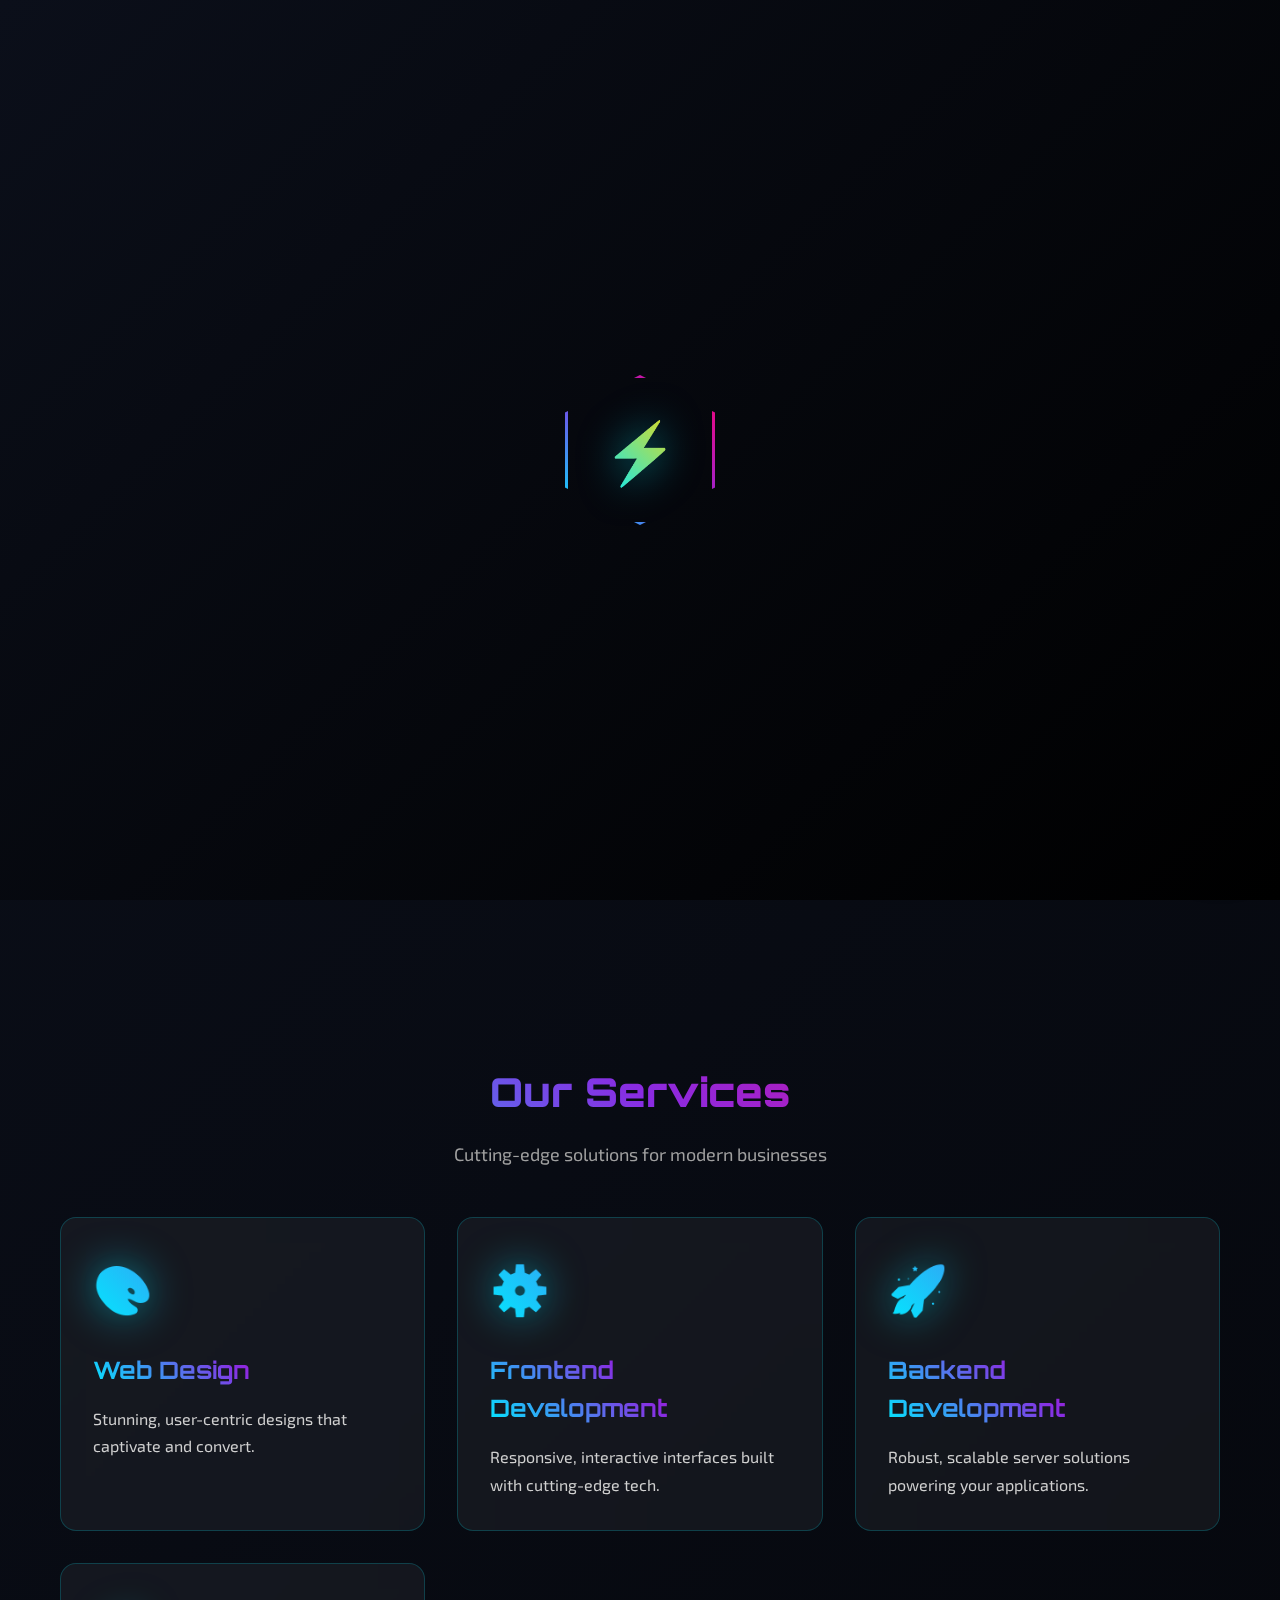
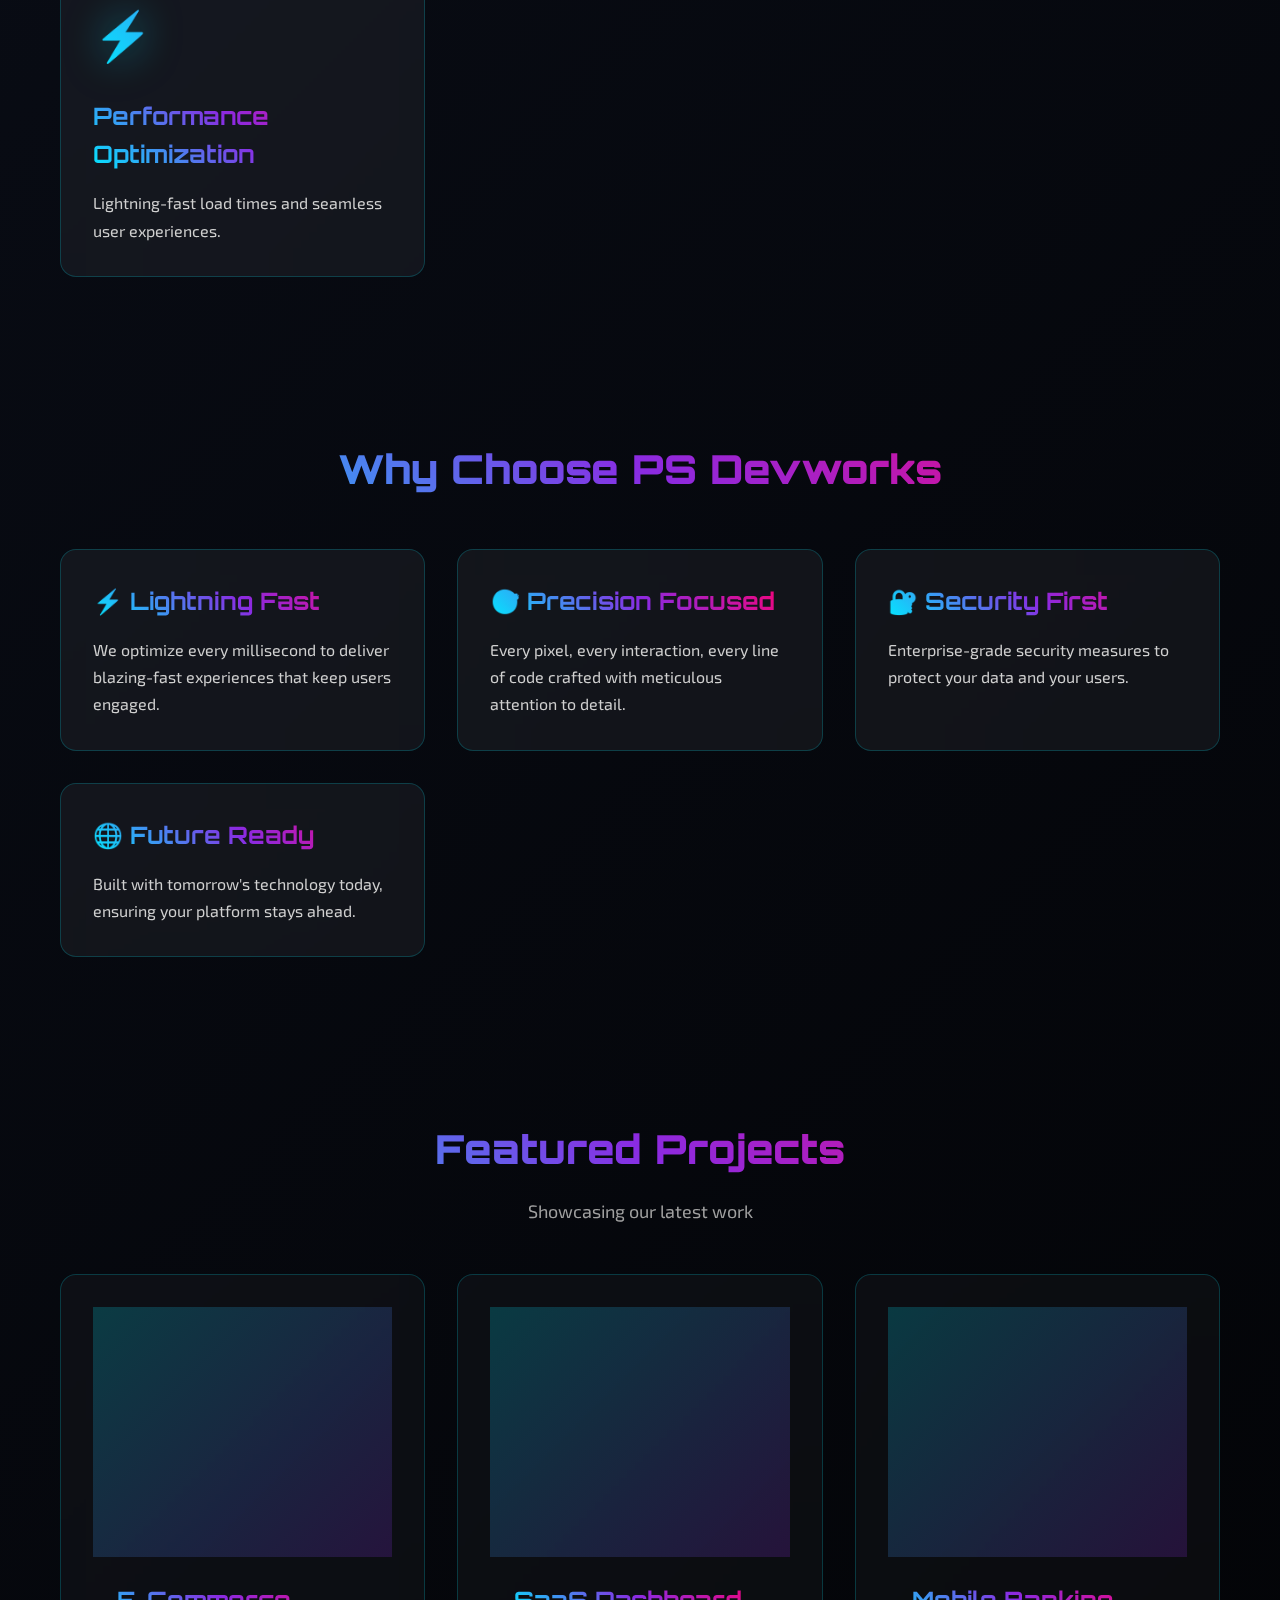
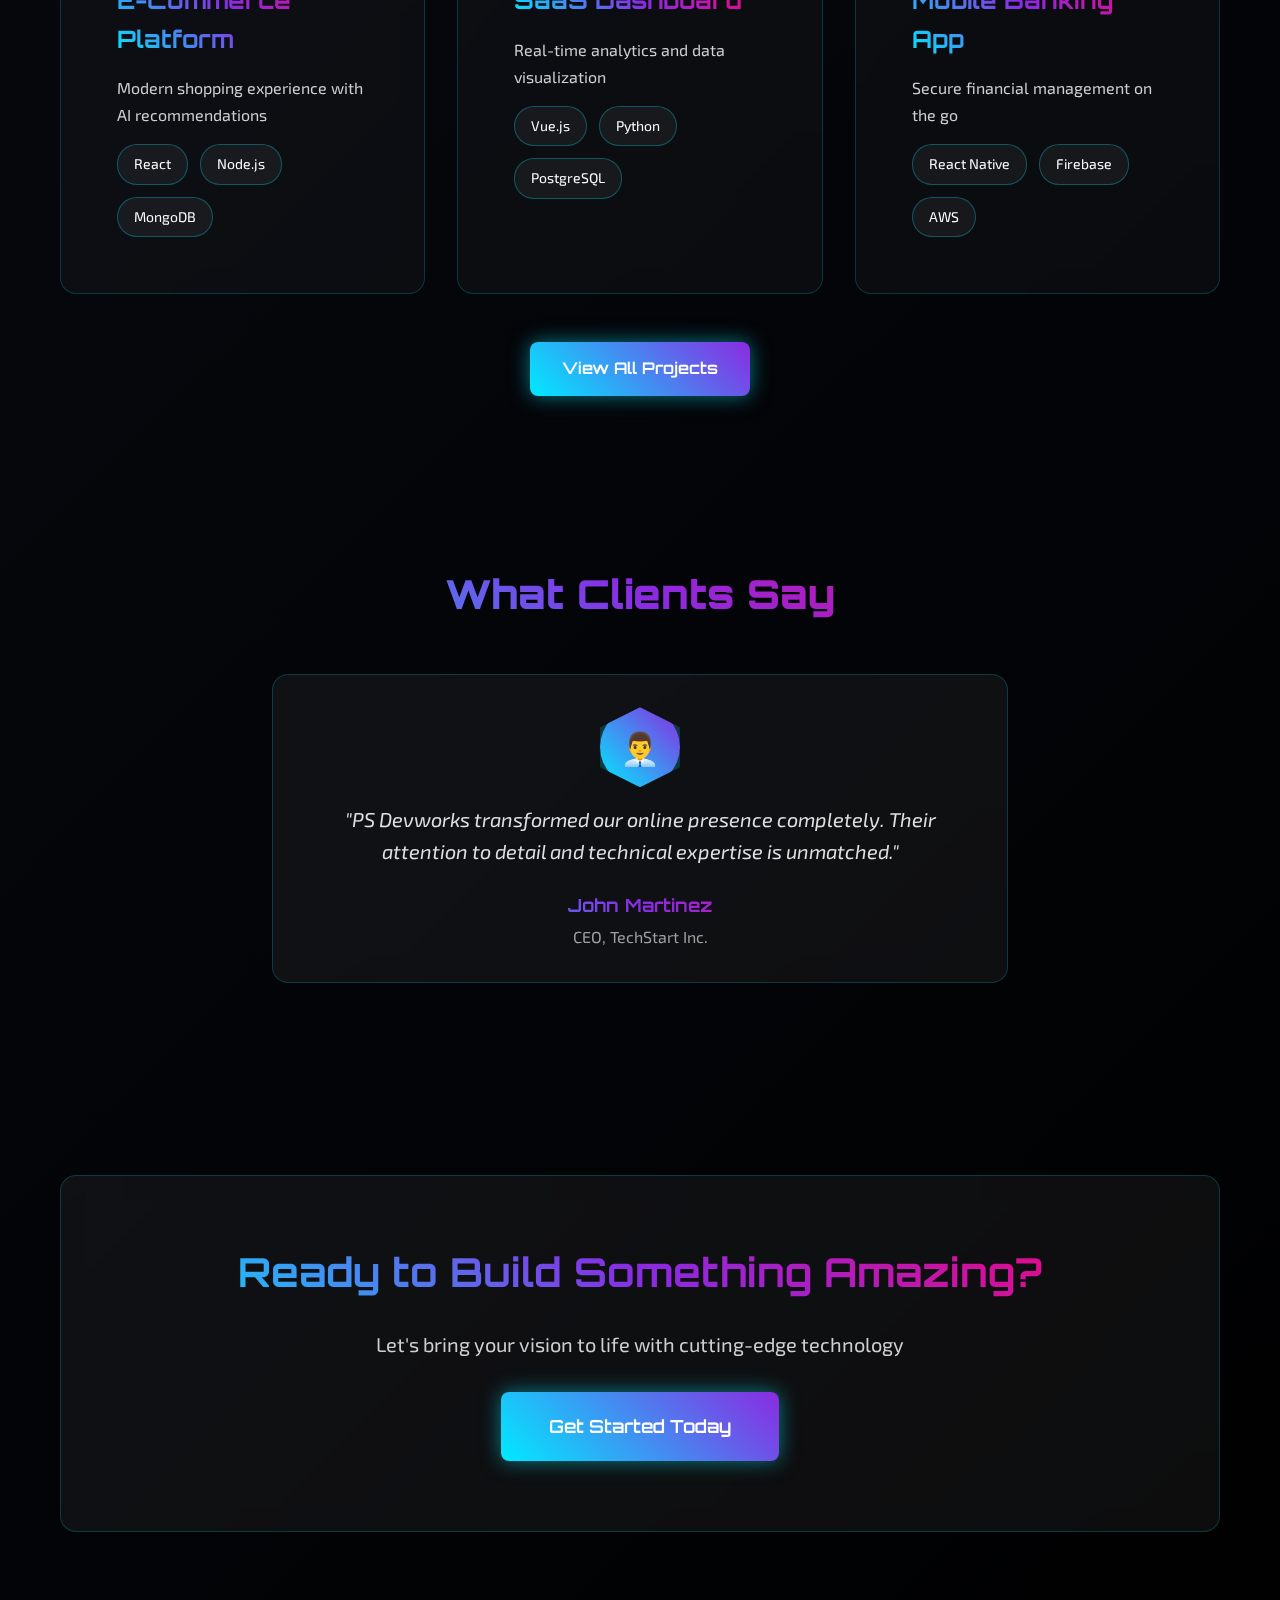
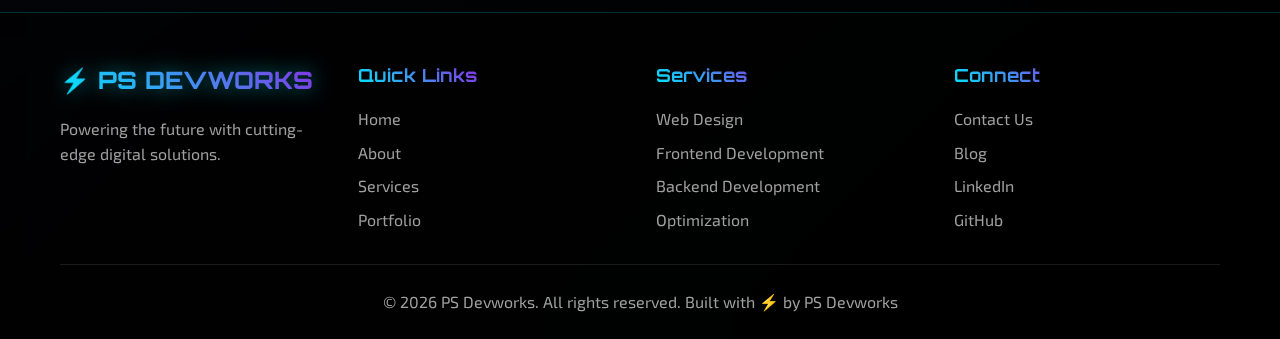
<file: index.html>
<!DOCTYPE html>
<html lang="en">
<head>
    <meta charset="UTF-8">
    <meta name="viewport" content="width=device-width, initial-scale=1.0">
    <title>PS Devworks - Powering The Future With Code</title>
    <meta name="description" content="We design and develop high-performance digital experiences with cutting-edge technology.">
    <meta name="keywords" content="web design, web development, software development, UI/UX design">
    <link rel="stylesheet" href="css/styles.css">
    <link rel="preconnect" href="https://fonts.googleapis.com">
    <link rel="preconnect" href="https://fonts.gstatic.com" crossorigin>
    <link href="https://fonts.googleapis.com/css2?family=Orbitron:wght@400;500;600;700;800;900&family=Exo+2:wght@300;400;500;600;700&display=swap" rel="stylesheet">
</head>
<body>
    <!-- Preloader -->
    <div class="preloader" id="preloader">
        <div class="loader-logo">
            <div class="loader-hexagon"></div>
            <div class="loader-lightning">⚡</div>
        </div>
    </div>

    <!-- Scroll Progress -->
    <div class="scroll-progress" id="scrollProgress"></div>

    <!-- Grid Background -->
    <div class="grid-background"></div>

    <!-- Particles -->
    <div class="particles" id="particles"></div>

    <!-- Navigation -->
    <nav id="navbar">
        <div class="container">
            <div class="nav-content">
                <a href="index.html" class="logo-text">⚡ PS DEVWORKS</a>
                
                <!-- Desktop Menu -->
                <div class="desktop-menu">
                    <a href="index.html" class="nav-link active">Home</a>
                    <a href="about.html" class="nav-link">About</a>
                    <a href="services.html" class="nav-link">Services</a>
                    <a href="portfolio.html" class="nav-link">Portfolio</a>
                    <a href="pricing.html" class="nav-link">Pricing</a>
                    <a href="blog.html" class="nav-link">Blog</a>
                    <a href="contact.html" class="nav-link">Contact</a>
                </div>

                <!-- Mobile Menu Button -->
                <button class="mobile-menu-button" id="mobileMenuBtn">☰</button>
            </div>
        </div>
    </nav>

    <!-- Mobile Menu Overlay -->
    <div class="mobile-menu-overlay" id="mobileMenu">
        <div class="mobile-nav-links">
            <a href="index.html" class="nav-link">Home</a>
            <a href="about.html" class="nav-link">About</a>
            <a href="services.html" class="nav-link">Services</a>
            <a href="portfolio.html" class="nav-link">Portfolio</a>
            <a href="pricing.html" class="nav-link">Pricing</a>
            <a href="blog.html" class="nav-link">Blog</a>
            <a href="contact.html" class="nav-link">Contact</a>
        </div>
    </div>

    <!-- Content -->
    <div class="content">
        <!-- Hero Section -->
        <section class="hero-section">
            <div class="container">
                <h1 class="hero-title gradient-text">Powering The Future<br>With Code</h1>
                <p class="hero-subtitle">We design and develop high-performance digital experiences.</p>
                <div class="hero-buttons">
                    <a href="portfolio.html" class="btn-primary">Explore Projects</a>
                    <a href="contact.html" class="btn-secondary">Start Your Project</a>
                </div>
            </div>
        </section>

        <!-- Services Preview -->
        <section class="section">
            <div class="container">
                <h2 class="section-title gradient-text">Our Services</h2>
                <p class="section-subtitle">Cutting-edge solutions for modern businesses</p>
                
                <div class="services-grid">
                    <div class="glass-card">
                        <div class="service-icon">🎨</div>
                        <h3 class="card-title gradient-text">Web Design</h3>
                        <p class="card-text">Stunning, user-centric designs that captivate and convert.</p>
                    </div>
                    
                    <div class="glass-card">
                        <div class="service-icon">⚙️</div>
                        <h3 class="card-title gradient-text">Frontend Development</h3>
                        <p class="card-text">Responsive, interactive interfaces built with cutting-edge tech.</p>
                    </div>
                    
                    <div class="glass-card">
                        <div class="service-icon">🚀</div>
                        <h3 class="card-title gradient-text">Backend Development</h3>
                        <p class="card-text">Robust, scalable server solutions powering your applications.</p>
                    </div>
                    
                    <div class="glass-card">
                        <div class="service-icon">⚡</div>
                        <h3 class="card-title gradient-text">Performance Optimization</h3>
                        <p class="card-text">Lightning-fast load times and seamless user experiences.</p>
                    </div>
                </div>
            </div>
        </section>

        <!-- Why Choose Us -->
        <section class="section">
            <div class="container">
                <h2 class="section-title gradient-text">Why Choose PS Devworks</h2>
                
                <div class="why-grid">
                    <div class="glass-card">
                        <h3 class="card-title gradient-text">⚡ Lightning Fast</h3>
                        <p class="card-text">We optimize every millisecond to deliver blazing-fast experiences that keep users engaged.</p>
                    </div>
                    
                    <div class="glass-card">
                        <h3 class="card-title gradient-text">🎯 Precision Focused</h3>
                        <p class="card-text">Every pixel, every interaction, every line of code crafted with meticulous attention to detail.</p>
                    </div>
                    
                    <div class="glass-card">
                        <h3 class="card-title gradient-text">🔐 Security First</h3>
                        <p class="card-text">Enterprise-grade security measures to protect your data and your users.</p>
                    </div>
                    
                    <div class="glass-card">
                        <h3 class="card-title gradient-text">🌐 Future Ready</h3>
                        <p class="card-text">Built with tomorrow's technology today, ensuring your platform stays ahead.</p>
                    </div>
                </div>
            </div>
        </section>

        <!-- Portfolio Preview -->
        <section class="section">
            <div class="container">
                <h2 class="section-title gradient-text">Featured Projects</h2>
                <p class="section-subtitle">Showcasing our latest work</p>
                
                <div class="portfolio-grid">
                    <div class="portfolio-card glass-card">
                        <div class="portfolio-image">
                            <div class="portfolio-overlay">
                                <a href="portfolio.html" class="btn-primary">View Project</a>
                            </div>
                        </div>
                        <div class="portfolio-content">
                            <h3 class="card-title gradient-text">E-Commerce Platform</h3>
                            <p class="card-text">Modern shopping experience with AI recommendations</p>
                            <div class="tech-stack">
                                <span class="tech-icon">React</span>
                                <span class="tech-icon">Node.js</span>
                                <span class="tech-icon">MongoDB</span>
                            </div>
                        </div>
                    </div>
                    
                    <div class="portfolio-card glass-card">
                        <div class="portfolio-image">
                            <div class="portfolio-overlay">
                                <a href="portfolio.html" class="btn-primary">View Project</a>
                            </div>
                        </div>
                        <div class="portfolio-content">
                            <h3 class="card-title gradient-text">SaaS Dashboard</h3>
                            <p class="card-text">Real-time analytics and data visualization</p>
                            <div class="tech-stack">
                                <span class="tech-icon">Vue.js</span>
                                <span class="tech-icon">Python</span>
                                <span class="tech-icon">PostgreSQL</span>
                            </div>
                        </div>
                    </div>
                    
                    <div class="portfolio-card glass-card">
                        <div class="portfolio-image">
                            <div class="portfolio-overlay">
                                <a href="portfolio.html" class="btn-primary">View Project</a>
                            </div>
                        </div>
                        <div class="portfolio-content">
                            <h3 class="card-title gradient-text">Mobile Banking App</h3>
                            <p class="card-text">Secure financial management on the go</p>
                            <div class="tech-stack">
                                <span class="tech-icon">React Native</span>
                                <span class="tech-icon">Firebase</span>
                                <span class="tech-icon">AWS</span>
                            </div>
                        </div>
                    </div>
                </div>
                
                <div class="text-center" style="margin-top: 3rem;">
                    <a href="portfolio.html" class="btn-primary">View All Projects</a>
                </div>
            </div>
        </section>

        <!-- Testimonials -->
        <section class="section">
            <div class="container">
                <h2 class="section-title gradient-text">What Clients Say</h2>
                
                <div class="testimonial-slider">
                    <div class="testimonial-card glass-card">
                        <div class="testimonial-avatar hexagon">👨‍💼</div>
                        <p class="testimonial-text">"PS Devworks transformed our online presence completely. Their attention to detail and technical expertise is unmatched."</p>
                        <h4 class="testimonial-name gradient-text">John Martinez</h4>
                        <p class="testimonial-title">CEO, TechStart Inc.</p>
                    </div>
                </div>
            </div>
        </section>

        <!-- CTA Banner -->
        <section class="section">
            <div class="container">
                <div class="cta-banner glass-card">
                    <h2 class="cta-title gradient-text">Ready to Build Something Amazing?</h2>
                    <p class="cta-text">Let's bring your vision to life with cutting-edge technology</p>
                    <a href="contact.html" class="btn-primary btn-large">Get Started Today</a>
                </div>
            </div>
        </section>
    </div>

    <!-- Footer -->
    <footer class="footer">
        <div class="container">
            <div class="footer-grid">
                <div class="footer-col">
                    <div class="logo-text">⚡ PS DEVWORKS</div>
                    <p class="footer-text">Powering the future with cutting-edge digital solutions.</p>
                </div>

                <div class="footer-col">
                    <h4 class="footer-heading gradient-text">Quick Links</h4>
                    <div class="footer-links">
                        <a href="index.html">Home</a>
                        <a href="about.html">About</a>
                        <a href="services.html">Services</a>
                        <a href="portfolio.html">Portfolio</a>
                    </div>
                </div>

                <div class="footer-col">
                    <h4 class="footer-heading gradient-text">Services</h4>
                    <div class="footer-links">
                        <a href="services.html">Web Design</a>
                        <a href="services.html">Frontend Development</a>
                        <a href="services.html">Backend Development</a>
                        <a href="services.html">Optimization</a>
                    </div>
                </div>

                <div class="footer-col">
                    <h4 class="footer-heading gradient-text">Connect</h4>
                    <div class="footer-links">
                        <a href="contact.html">Contact Us</a>
                        <a href="blog.html">Blog</a>
                        <a href="#">LinkedIn</a>
                        <a href="#">GitHub</a>
                    </div>
                </div>
            </div>

            <div class="footer-bottom">
                <p>&copy; 2026 PS Devworks. All rights reserved. Built with ⚡ by PS Devworks</p>
            </div>
        </div>
    </footer>

    <!-- WhatsApp Float Button -->
    <a href="https://wa.me/15551234567" target="_blank" class="whatsapp-float">
        <svg width="32" height="32" viewBox="0 0 24 24" fill="white">
            <path d="M17.472 14.382c-.297-.149-1.758-.867-2.03-.967-.273-.099-.471-.148-.67.15-.197.297-.767.966-.94 1.164-.173.199-.347.223-.644.075-.297-.15-1.255-.463-2.39-1.475-.883-.788-1.48-1.761-1.653-2.059-.173-.297-.018-.458.13-.606.134-.133.298-.347.446-.52.149-.174.198-.298.298-.497.099-.198.05-.371-.025-.52-.075-.149-.669-1.612-.916-2.207-.242-.579-.487-.5-.669-.51-.173-.008-.371-.01-.57-.01-.198 0-.52.074-.792.372-.272.297-1.04 1.016-1.04 2.479 0 1.462 1.065 2.875 1.213 3.074.149.198 2.096 3.2 5.077 4.487.709.306 1.262.489 1.694.625.712.227 1.36.195 1.871.118.571-.085 1.758-.719 2.006-1.413.248-.694.248-1.289.173-1.413-.074-.124-.272-.198-.57-.347m-5.421 7.403h-.004a9.87 9.87 0 01-5.031-1.378l-.361-.214-3.741.982.998-3.648-.235-.374a9.86 9.86 0 01-1.51-5.26c.001-5.45 4.436-9.884 9.888-9.884 2.64 0 5.122 1.03 6.988 2.898a9.825 9.825 0 012.893 6.994c-.003 5.45-4.437 9.884-9.885 9.884m8.413-18.297A11.815 11.815 0 0012.05 0C5.495 0 .16 5.335.157 11.892c0 2.096.547 4.142 1.588 5.945L.057 24l6.305-1.654a11.882 11.882 0 005.683 1.448h.005c6.554 0 11.890-5.335 11.893-11.893a11.821 11.821 0 00-3.48-8.413z"/>
        </svg>
    </a>

    <!-- Theme Toggle -->
    <div class="theme-toggle" id="themeToggle">
        <span class="theme-icon">🌙</span>
    </div>

    <script src="js/main.js"></script>
</body>
</html>
</file>
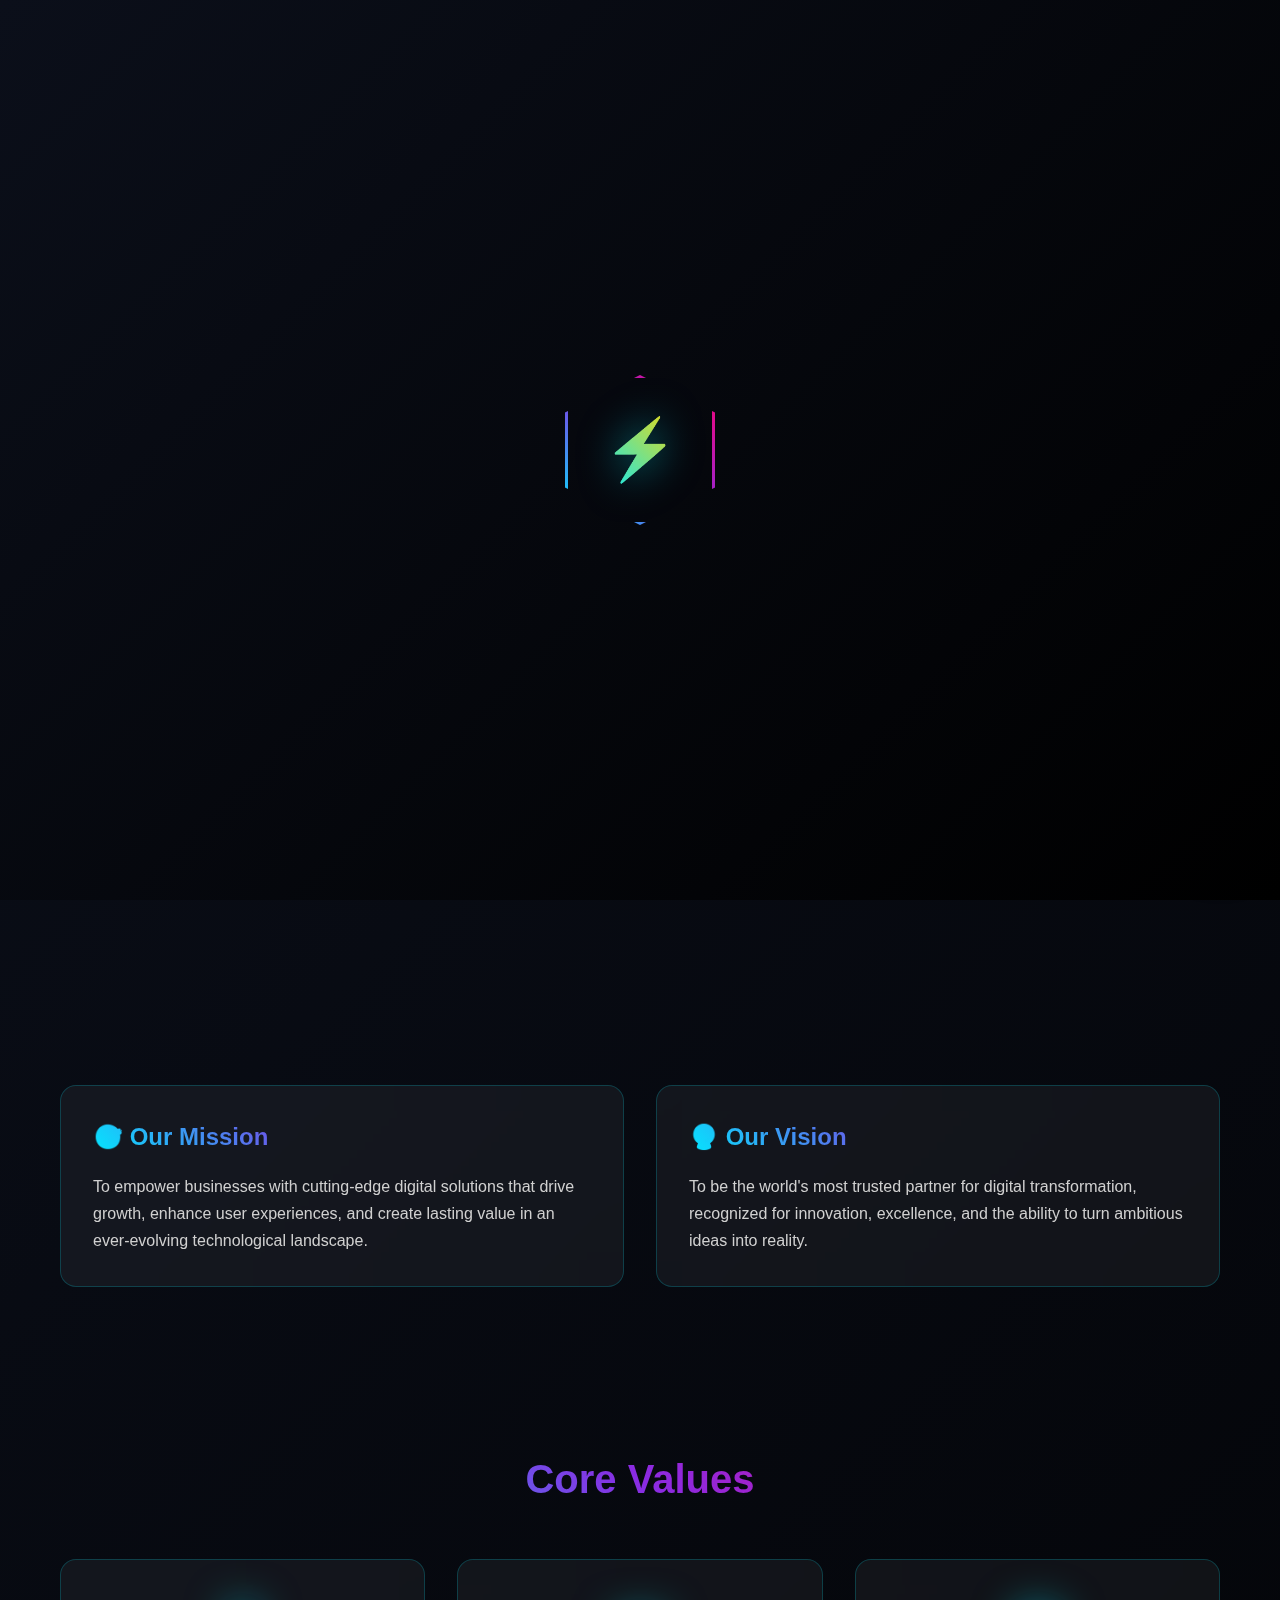
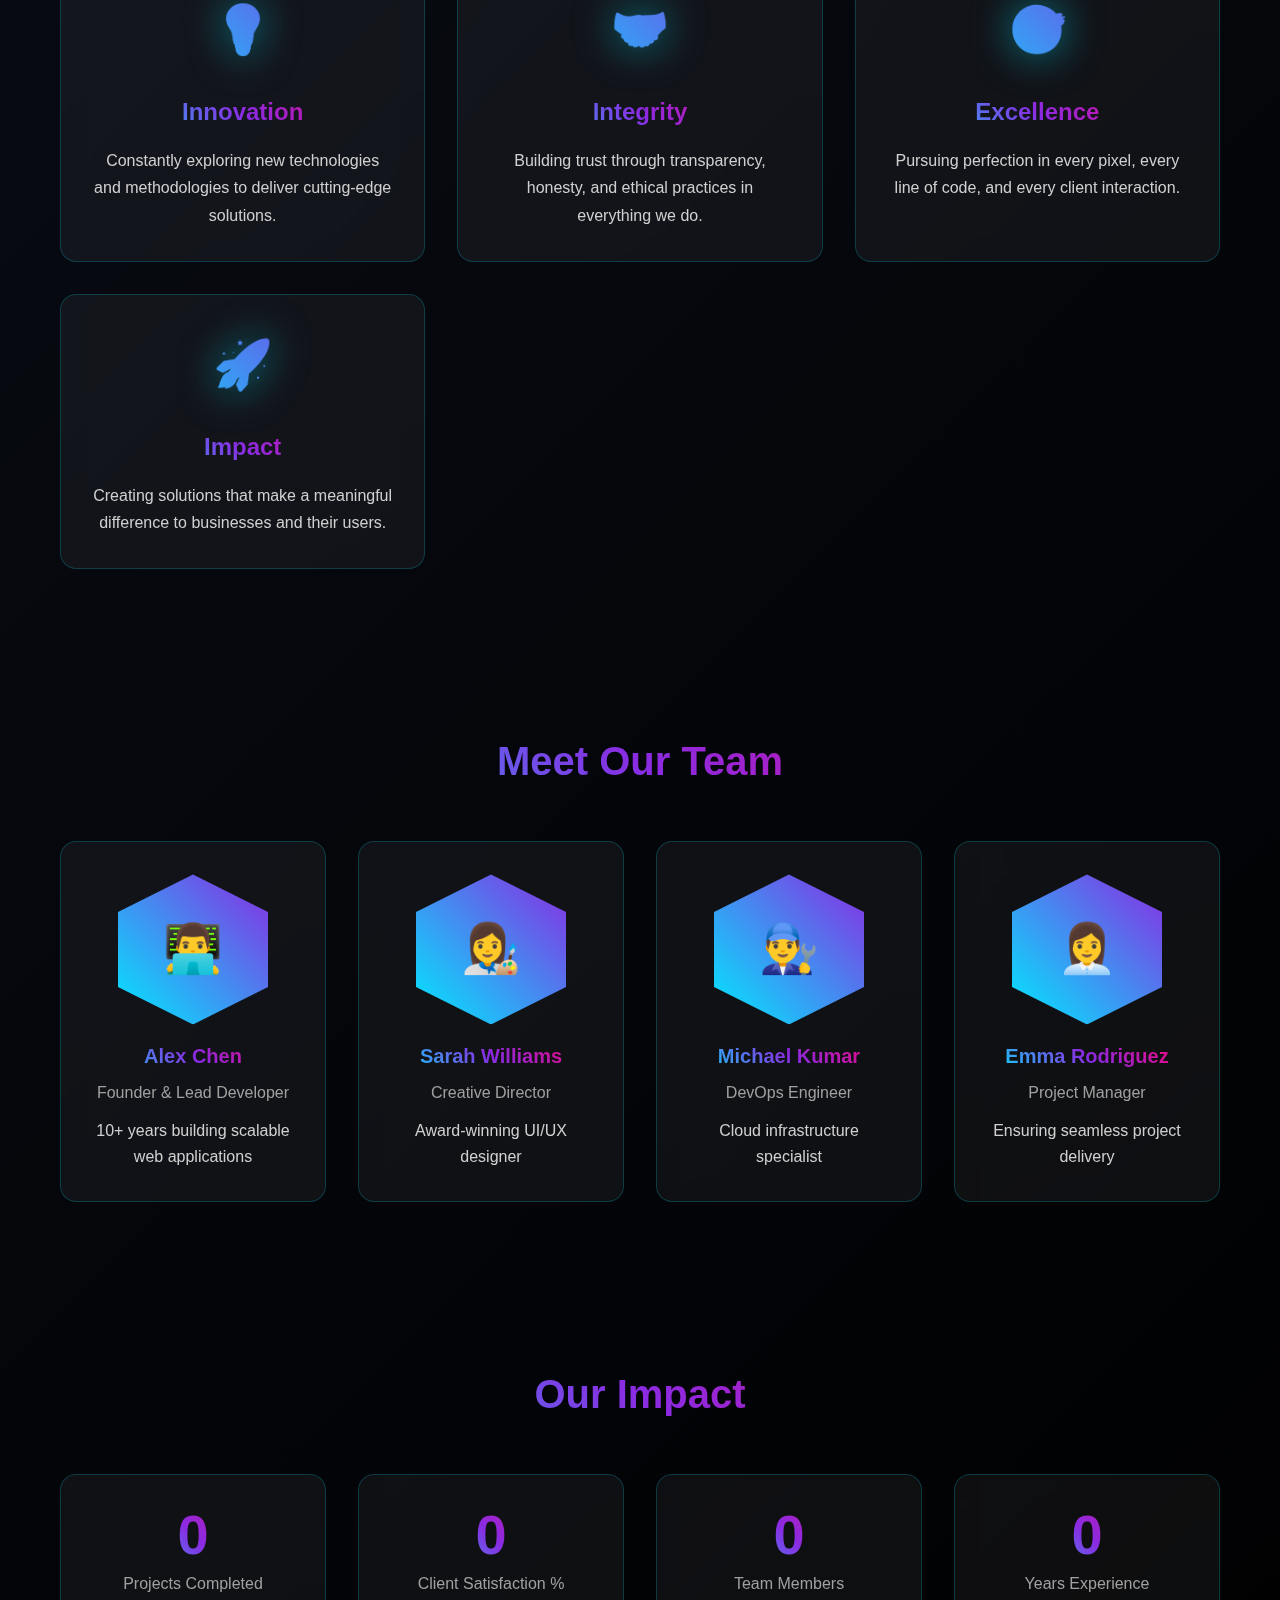
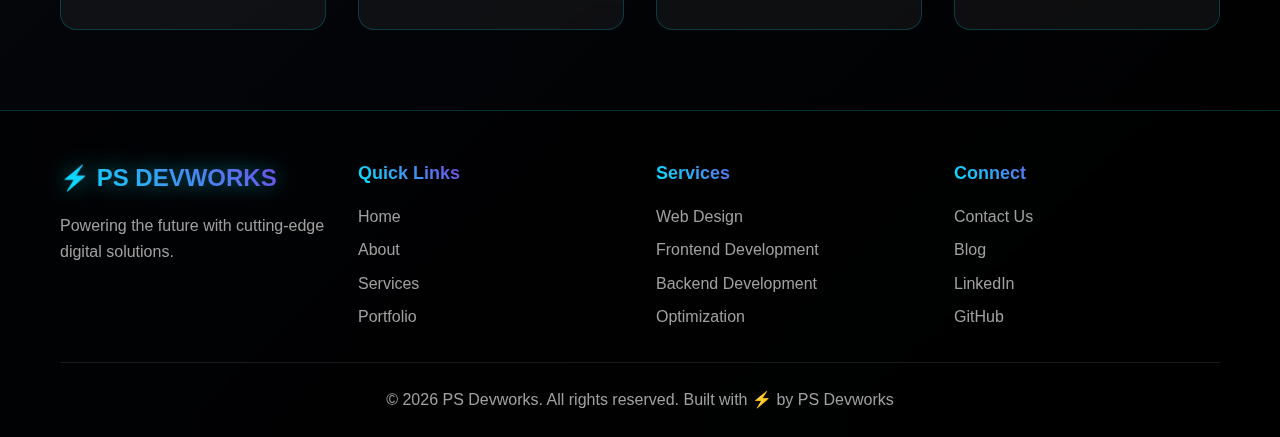
<file: about.html>
<!DOCTYPE html>
<html lang="en">
<head>
    <meta charset="UTF-8">
    <meta name="viewport" content="width=device-width, initial-scale=1.0">
    <title>About Us - PS Devworks</title>
    <meta name="description" content="Learn about PS Devworks - our story, mission, and the team behind your digital success.">
    <link rel="stylesheet" href="css/styles.css">
    <link rel="preconnect" href="https://fonts.googleapis.com">
    <link rel="preconnect" href="https://fonts.gstatic.com" crossorigin>
    <link href="https://fonts.googleapis.com/css2?family=Orbitron:wght@400;500;600;700;800;900&family=Exo+2:wght@300;400;500;600;700&display=swap" rel="stylesheet">
</head>
<body>
    <div class="preloader" id="preloader">
        <div class="loader-logo">
            <div class="loader-hexagon"></div>
            <div class="loader-lightning">⚡</div>
        </div>
    </div>
    <div class="scroll-progress" id="scrollProgress"></div>
    <div class="grid-background"></div>
    <div class="particles" id="particles"></div>

    <nav id="navbar">
        <div class="container">
            <div class="nav-content">
                <a href="index.html" class="logo-text">⚡ PS DEVWORKS</a>
                <div class="desktop-menu">
                    <a href="index.html" class="nav-link">Home</a>
                    <a href="about.html" class="nav-link active">About</a>
                    <a href="services.html" class="nav-link">Services</a>
                    <a href="portfolio.html" class="nav-link">Portfolio</a>
                    <a href="pricing.html" class="nav-link">Pricing</a>
                    <a href="blog.html" class="nav-link">Blog</a>
                    <a href="contact.html" class="nav-link">Contact</a>
                </div>
                <button class="mobile-menu-button" id="mobileMenuBtn">☰</button>
            </div>
        </div>
    </nav>

    <div class="mobile-menu-overlay" id="mobileMenu">
        <div class="mobile-nav-links">
            <a href="index.html" class="nav-link">Home</a>
            <a href="about.html" class="nav-link">About</a>
            <a href="services.html" class="nav-link">Services</a>
            <a href="portfolio.html" class="nav-link">Portfolio</a>
            <a href="pricing.html" class="nav-link">Pricing</a>
            <a href="blog.html" class="nav-link">Blog</a>
            <a href="contact.html" class="nav-link">Contact</a>
        </div>
    </div>

    <div class="content">
        <section class="page-header">
            <div class="container">
                <h1 class="page-title gradient-text">About PS Devworks</h1>
                <p class="page-subtitle">We are a team of passionate developers and designers committed to building the future of digital experiences.</p>
            </div>
        </section>

        <section class="section">
            <div class="container">
                <div class="glass-card story-card">
                    <h2 class="section-title gradient-text">Our Story</h2>
                    <p class="story-text">Founded in 2020, PS Devworks emerged from a simple vision: to create digital experiences that not only meet today's standards but define tomorrow's possibilities. What started as a small team of passionate developers has grown into a full-service digital agency.</p>
                    <p class="story-text">We believe in the power of code to transform businesses, connect people, and create meaningful impact. Every project we undertake is an opportunity to push boundaries and explore what's possible in the digital realm.</p>
                </div>
            </div>
        </section>

        <section class="section">
            <div class="container">
                <div class="mission-vision-grid">
                    <div class="glass-card">
                        <h2 class="card-title gradient-text">🎯 Our Mission</h2>
                        <p class="card-text">To empower businesses with cutting-edge digital solutions that drive growth, enhance user experiences, and create lasting value in an ever-evolving technological landscape.</p>
                    </div>
                    <div class="glass-card">
                        <h2 class="card-title gradient-text">🔮 Our Vision</h2>
                        <p class="card-text">To be the world's most trusted partner for digital transformation, recognized for innovation, excellence, and the ability to turn ambitious ideas into reality.</p>
                    </div>
                </div>
            </div>
        </section>

        <section class="section">
            <div class="container">
                <h2 class="section-title gradient-text">Core Values</h2>
                <div class="values-grid">
                    <div class="glass-card text-center">
                        <div class="service-icon">💡</div>
                        <h3 class="card-title gradient-text">Innovation</h3>
                        <p class="card-text">Constantly exploring new technologies and methodologies to deliver cutting-edge solutions.</p>
                    </div>
                    <div class="glass-card text-center">
                        <div class="service-icon">🤝</div>
                        <h3 class="card-title gradient-text">Integrity</h3>
                        <p class="card-text">Building trust through transparency, honesty, and ethical practices in everything we do.</p>
                    </div>
                    <div class="glass-card text-center">
                        <div class="service-icon">🎯</div>
                        <h3 class="card-title gradient-text">Excellence</h3>
                        <p class="card-text">Pursuing perfection in every pixel, every line of code, and every client interaction.</p>
                    </div>
                    <div class="glass-card text-center">
                        <div class="service-icon">🚀</div>
                        <h3 class="card-title gradient-text">Impact</h3>
                        <p class="card-text">Creating solutions that make a meaningful difference to businesses and their users.</p>
                    </div>
                </div>
            </div>
        </section>

        <section class="section">
            <div class="container">
                <h2 class="section-title gradient-text">Meet Our Team</h2>
                <div class="team-grid">
                    <div class="team-card glass-card">
                        <div class="team-avatar hexagon">👨‍💻</div>
                        <h3 class="team-name gradient-text">Alex Chen</h3>
                        <p class="team-role">Founder & Lead Developer</p>
                        <p class="team-bio">10+ years building scalable web applications</p>
                    </div>
                    <div class="team-card glass-card">
                        <div class="team-avatar hexagon">👩‍🎨</div>
                        <h3 class="team-name gradient-text">Sarah Williams</h3>
                        <p class="team-role">Creative Director</p>
                        <p class="team-bio">Award-winning UI/UX designer</p>
                    </div>
                    <div class="team-card glass-card">
                        <div class="team-avatar hexagon">👨‍🔧</div>
                        <h3 class="team-name gradient-text">Michael Kumar</h3>
                        <p class="team-role">DevOps Engineer</p>
                        <p class="team-bio">Cloud infrastructure specialist</p>
                    </div>
                    <div class="team-card glass-card">
                        <div class="team-avatar hexagon">👩‍💼</div>
                        <h3 class="team-name gradient-text">Emma Rodriguez</h3>
                        <p class="team-role">Project Manager</p>
                        <p class="team-bio">Ensuring seamless project delivery</p>
                    </div>
                </div>
            </div>
        </section>

        <section class="section">
            <div class="container">
                <h2 class="section-title gradient-text">Our Impact</h2>
                <div class="stats-grid">
                    <div class="stat-card glass-card">
                        <div class="stat-number gradient-text counter" data-target="150">0</div>
                        <p class="stat-label">Projects Completed</p>
                    </div>
                    <div class="stat-card glass-card">
                        <div class="stat-number gradient-text counter" data-target="98">0</div>
                        <p class="stat-label">Client Satisfaction %</p>
                    </div>
                    <div class="stat-card glass-card">
                        <div class="stat-number gradient-text counter" data-target="50">0</div>
                        <p class="stat-label">Team Members</p>
                    </div>
                    <div class="stat-card glass-card">
                        <div class="stat-number gradient-text counter" data-target="4">0</div>
                        <p class="stat-label">Years Experience</p>
                    </div>
                </div>
            </div>
        </section>
    </div>

    <footer class="footer">
        <div class="container">
            <div class="footer-grid">
                <div class="footer-col">
                    <div class="logo-text">⚡ PS DEVWORKS</div>
                    <p class="footer-text">Powering the future with cutting-edge digital solutions.</p>
                </div>
                <div class="footer-col">
                    <h4 class="footer-heading gradient-text">Quick Links</h4>
                    <div class="footer-links">
                        <a href="index.html">Home</a>
                        <a href="about.html">About</a>
                        <a href="services.html">Services</a>
                        <a href="portfolio.html">Portfolio</a>
                    </div>
                </div>
                <div class="footer-col">
                    <h4 class="footer-heading gradient-text">Services</h4>
                    <div class="footer-links">
                        <a href="services.html">Web Design</a>
                        <a href="services.html">Frontend Development</a>
                        <a href="services.html">Backend Development</a>
                        <a href="services.html">Optimization</a>
                    </div>
                </div>
                <div class="footer-col">
                    <h4 class="footer-heading gradient-text">Connect</h4>
                    <div class="footer-links">
                        <a href="contact.html">Contact Us</a>
                        <a href="blog.html">Blog</a>
                        <a href="#">LinkedIn</a>
                        <a href="#">GitHub</a>
                    </div>
                </div>
            </div>
            <div class="footer-bottom">
                <p>&copy; 2026 PS Devworks. All rights reserved. Built with ⚡ by PS Devworks</p>
            </div>
        </div>
    </footer>

    <a href="https://wa.me/15551234567" target="_blank" class="whatsapp-float">
        <svg width="32" height="32" viewBox="0 0 24 24" fill="white">
            <path d="M17.472 14.382c-.297-.149-1.758-.867-2.03-.967-.273-.099-.471-.148-.67.15-.197.297-.767.966-.94 1.164-.173.199-.347.223-.644.075-.297-.15-1.255-.463-2.39-1.475-.883-.788-1.48-1.761-1.653-2.059-.173-.297-.018-.458.13-.606.134-.133.298-.347.446-.52.149-.174.198-.298.298-.497.099-.198.05-.371-.025-.52-.075-.149-.669-1.612-.916-2.207-.242-.579-.487-.5-.669-.51-.173-.008-.371-.01-.57-.01-.198 0-.52.074-.792.372-.272.297-1.04 1.016-1.04 2.479 0 1.462 1.065 2.875 1.213 3.074.149.198 2.096 3.2 5.077 4.487.709.306 1.262.489 1.694.625.712.227 1.36.195 1.871.118.571-.085 1.758-.719 2.006-1.413.248-.694.248-1.289.173-1.413-.074-.124-.272-.198-.57-.347m-5.421 7.403h-.004a9.87 9.87 0 01-5.031-1.378l-.361-.214-3.741.982.998-3.648-.235-.374a9.86 9.86 0 01-1.51-5.26c.001-5.45 4.436-9.884 9.888-9.884 2.64 0 5.122 1.03 6.988 2.898a9.825 9.825 0 012.893 6.994c-.003 5.45-4.437 9.884-9.885 9.884m8.413-18.297A11.815 11.815 0 0012.05 0C5.495 0 .16 5.335.157 11.892c0 2.096.547 4.142 1.588 5.945L.057 24l6.305-1.654a11.882 11.882 0 005.683 1.448h.005c6.554 0 11.890-5.335 11.893-11.893a11.821 11.821 0 00-3.48-8.413z"/>
        </svg>
    </a>

    <div class="theme-toggle" id="themeToggle">
        <span class="theme-icon">🌙</span>
    </div>

    <script src="js/main.js"></script>
</body>
</html>
</file>
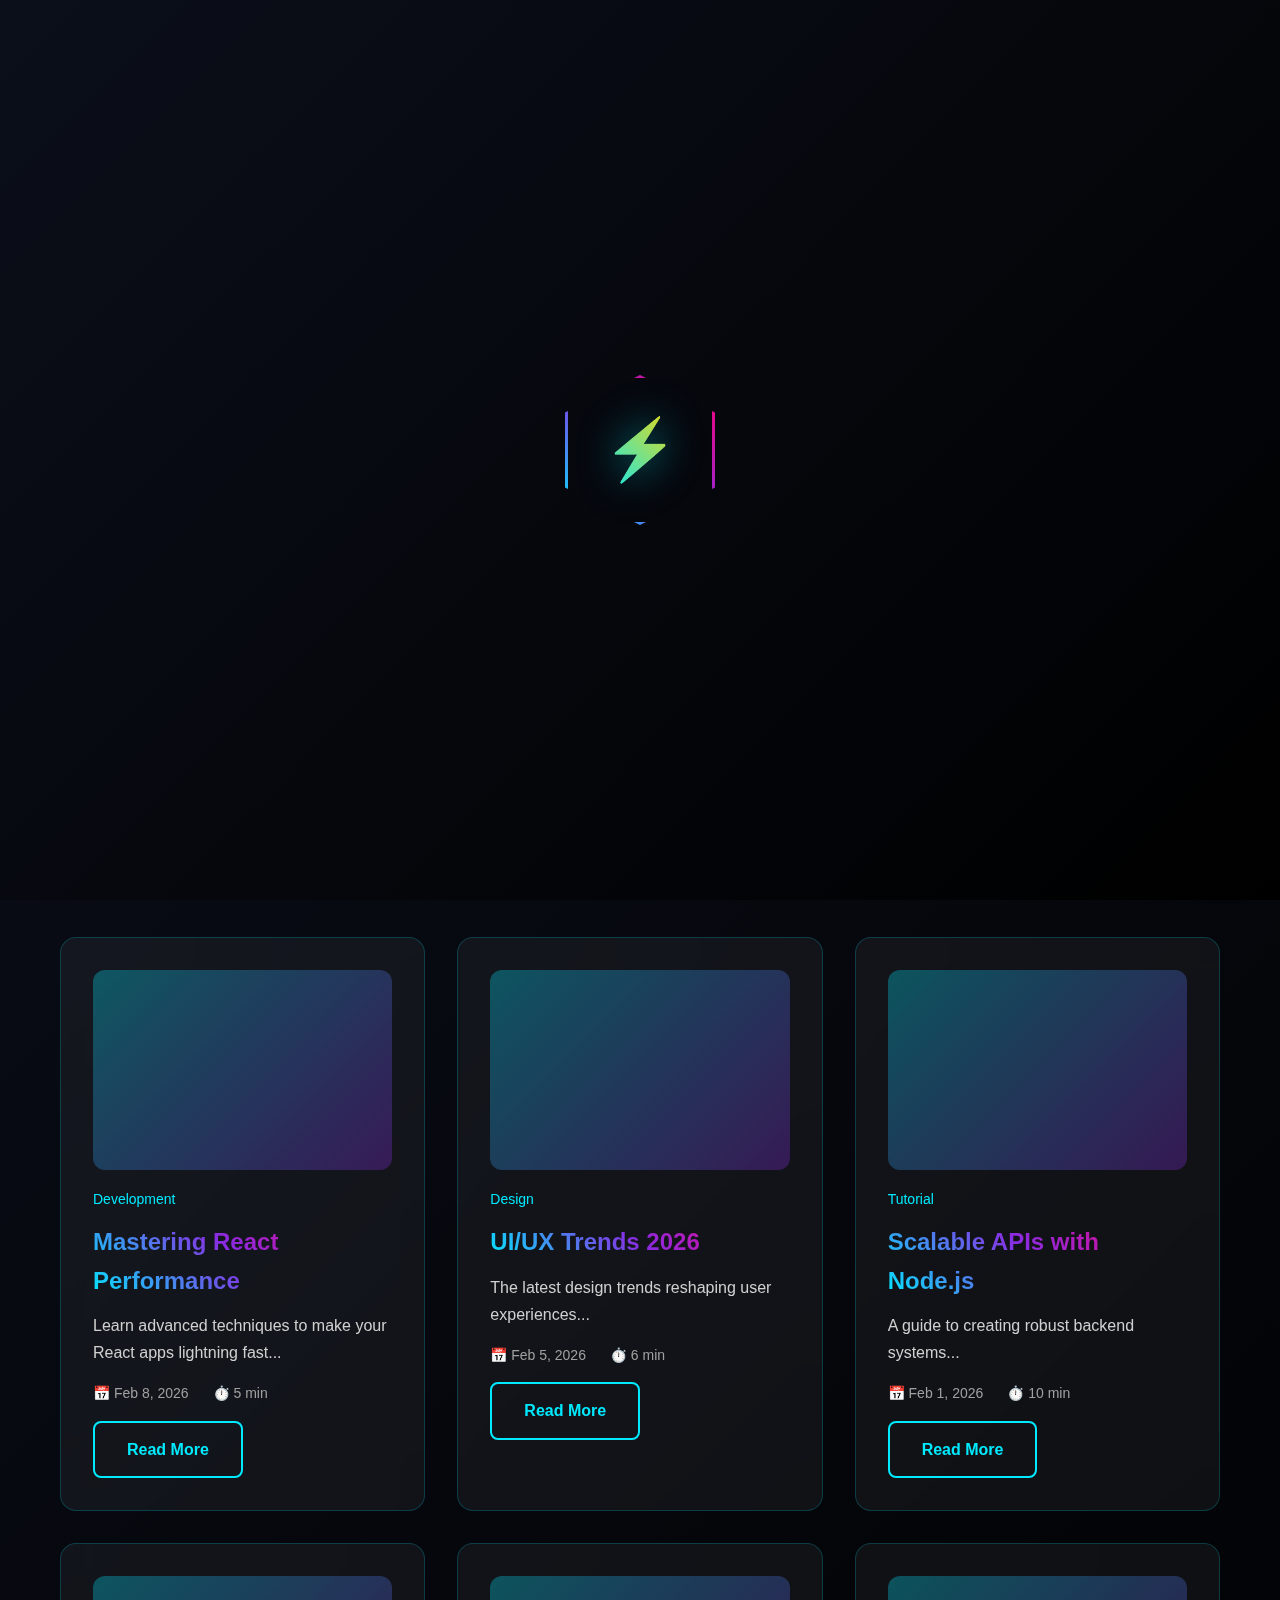
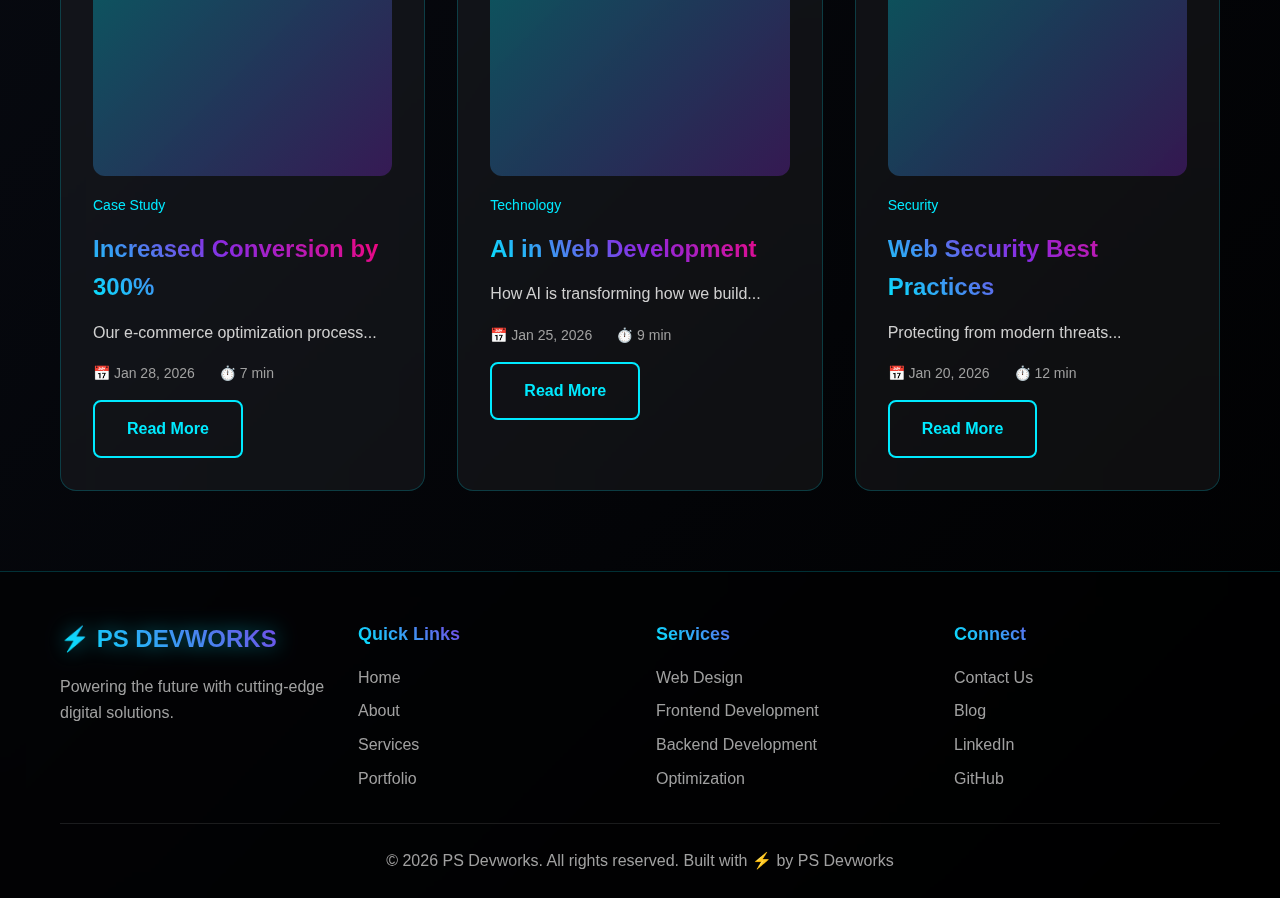
<file: blog.html>
<!DOCTYPE html>
<html lang="en">
<head>
    <meta charset="UTF-8">
    <meta name="viewport" content="width=device-width, initial-scale=1.0">
    <title>Blog - PS Devworks</title>
    <meta name="description" content="Latest insights, tutorials, and industry news from PS Devworks.">
    <link rel="stylesheet" href="css/styles.css">
    <link href="https://fonts.googleapis.com/css2?family=Orbitron:wght@400;500;600;700;800;900&family=Exo+2:wght@300;400;500;600;700&display=swap" rel="stylesheet">
</head>
<body>
    <div class="preloader" id="preloader"><div class="loader-logo"><div class="loader-hexagon"></div><div class="loader-lightning">⚡</div></div></div>
    <div class="scroll-progress" id="scrollProgress"></div>
    <div class="grid-background"></div>
    <div class="particles" id="particles"></div>
    <nav id="navbar"><div class="container"><div class="nav-content"><a href="index.html" class="logo-text">⚡ PS DEVWORKS</a><div class="desktop-menu"><a href="index.html" class="nav-link">Home</a><a href="about.html" class="nav-link">About</a><a href="services.html" class="nav-link">Services</a><a href="portfolio.html" class="nav-link">Portfolio</a><a href="pricing.html" class="nav-link">Pricing</a><a href="blog.html" class="nav-link active">Blog</a><a href="contact.html" class="nav-link">Contact</a></div><button class="mobile-menu-button" id="mobileMenuBtn">☰</button></div></div></nav>
    <div class="mobile-menu-overlay" id="mobileMenu"><div class="mobile-nav-links"><a href="index.html" class="nav-link">Home</a><a href="about.html" class="nav-link">About</a><a href="services.html" class="nav-link">Services</a><a href="portfolio.html" class="nav-link">Portfolio</a><a href="pricing.html" class="nav-link">Pricing</a><a href="blog.html" class="nav-link">Blog</a><a href="contact.html" class="nav-link">Contact</a></div></div>
    <div class="content">
        <section class="page-header"><div class="container"><h1 class="page-title gradient-text">Our Blog</h1><p class="page-subtitle">Insights, tutorials, and industry news</p></div></section>
        <section class="section"><div class="container">
            <div class="glass-card" style="margin-bottom: 3rem;"><div style="display: grid; grid-template-columns: 1fr 1fr; gap: 2rem; align-items: center;"><div style="background: linear-gradient(135deg, rgba(0, 234, 255, 0.3), rgba(138, 43, 226, 0.3)); height: 300px; border-radius: 12px;"></div><div><span style="color: var(--electric-blue); margin-bottom: 0.5rem; display: block;">Featured Article</span><h2 class="card-title gradient-text" style="font-size: 2rem; margin-bottom: 1rem;">The Future of Web Development in 2026</h2><p class="card-text" style="margin-bottom: 1rem;">Exploring emerging technologies and trends that will shape the next generation of web applications...</p><div style="display: flex; gap: 2rem; color: #a0a0a0; margin-bottom: 1.5rem;"><span>📅 Feb 10, 2026</span><span>⏱️ 8 min read</span></div><a href="contact.html" class="btn-primary">Read More</a></div></div></div>
            <div class="portfolio-grid">
                <div class="glass-card"><div style="background: linear-gradient(135deg, rgba(0, 234, 255, 0.3), rgba(138, 43, 226, 0.3)); height: 200px; border-radius: 12px; margin-bottom: 1rem;"></div><span style="color: var(--electric-blue); font-size: 0.875rem;">Development</span><h3 class="card-title gradient-text" style="margin: 0.75rem 0;">Mastering React Performance</h3><p class="card-text" style="margin-bottom: 1rem;">Learn advanced techniques to make your React apps lightning fast...</p><div style="display: flex; gap: 1.5rem; color: #a0a0a0; font-size: 0.875rem; margin-bottom: 1rem;"><span>📅 Feb 8, 2026</span><span>⏱️ 5 min</span></div><a href="contact.html" class="btn-secondary">Read More</a></div>
                <div class="glass-card"><div style="background: linear-gradient(135deg, rgba(0, 234, 255, 0.3), rgba(138, 43, 226, 0.3)); height: 200px; border-radius: 12px; margin-bottom: 1rem;"></div><span style="color: var(--electric-blue); font-size: 0.875rem;">Design</span><h3 class="card-title gradient-text" style="margin: 0.75rem 0;">UI/UX Trends 2026</h3><p class="card-text" style="margin-bottom: 1rem;">The latest design trends reshaping user experiences...</p><div style="display: flex; gap: 1.5rem; color: #a0a0a0; font-size: 0.875rem; margin-bottom: 1rem;"><span>📅 Feb 5, 2026</span><span>⏱️ 6 min</span></div><a href="contact.html" class="btn-secondary">Read More</a></div>
                <div class="glass-card"><div style="background: linear-gradient(135deg, rgba(0, 234, 255, 0.3), rgba(138, 43, 226, 0.3)); height: 200px; border-radius: 12px; margin-bottom: 1rem;"></div><span style="color: var(--electric-blue); font-size: 0.875rem;">Tutorial</span><h3 class="card-title gradient-text" style="margin: 0.75rem 0;">Scalable APIs with Node.js</h3><p class="card-text" style="margin-bottom: 1rem;">A guide to creating robust backend systems...</p><div style="display: flex; gap: 1.5rem; color: #a0a0a0; font-size: 0.875rem; margin-bottom: 1rem;"><span>📅 Feb 1, 2026</span><span>⏱️ 10 min</span></div><a href="contact.html" class="btn-secondary">Read More</a></div>
                <div class="glass-card"><div style="background: linear-gradient(135deg, rgba(0, 234, 255, 0.3), rgba(138, 43, 226, 0.3)); height: 200px; border-radius: 12px; margin-bottom: 1rem;"></div><span style="color: var(--electric-blue); font-size: 0.875rem;">Case Study</span><h3 class="card-title gradient-text" style="margin: 0.75rem 0;">Increased Conversion by 300%</h3><p class="card-text" style="margin-bottom: 1rem;">Our e-commerce optimization process...</p><div style="display: flex; gap: 1.5rem; color: #a0a0a0; font-size: 0.875rem; margin-bottom: 1rem;"><span>📅 Jan 28, 2026</span><span>⏱️ 7 min</span></div><a href="contact.html" class="btn-secondary">Read More</a></div>
                <div class="glass-card"><div style="background: linear-gradient(135deg, rgba(0, 234, 255, 0.3), rgba(138, 43, 226, 0.3)); height: 200px; border-radius: 12px; margin-bottom: 1rem;"></div><span style="color: var(--electric-blue); font-size: 0.875rem;">Technology</span><h3 class="card-title gradient-text" style="margin: 0.75rem 0;">AI in Web Development</h3><p class="card-text" style="margin-bottom: 1rem;">How AI is transforming how we build...</p><div style="display: flex; gap: 1.5rem; color: #a0a0a0; font-size: 0.875rem; margin-bottom: 1rem;"><span>📅 Jan 25, 2026</span><span>⏱️ 9 min</span></div><a href="contact.html" class="btn-secondary">Read More</a></div>
                <div class="glass-card"><div style="background: linear-gradient(135deg, rgba(0, 234, 255, 0.3), rgba(138, 43, 226, 0.3)); height: 200px; border-radius: 12px; margin-bottom: 1rem;"></div><span style="color: var(--electric-blue); font-size: 0.875rem;">Security</span><h3 class="card-title gradient-text" style="margin: 0.75rem 0;">Web Security Best Practices</h3><p class="card-text" style="margin-bottom: 1rem;">Protecting from modern threats...</p><div style="display: flex; gap: 1.5rem; color: #a0a0a0; font-size: 0.875rem; margin-bottom: 1rem;"><span>📅 Jan 20, 2026</span><span>⏱️ 12 min</span></div><a href="contact.html" class="btn-secondary">Read More</a></div>
            </div>
        </div></section>
    </div>
    <footer class="footer"><div class="container"><div class="footer-grid"><div class="footer-col"><div class="logo-text">⚡ PS DEVWORKS</div><p class="footer-text">Powering the future with cutting-edge digital solutions.</p></div><div class="footer-col"><h4 class="footer-heading gradient-text">Quick Links</h4><div class="footer-links"><a href="index.html">Home</a><a href="about.html">About</a><a href="services.html">Services</a><a href="portfolio.html">Portfolio</a></div></div><div class="footer-col"><h4 class="footer-heading gradient-text">Services</h4><div class="footer-links"><a href="services.html">Web Design</a><a href="services.html">Frontend Development</a><a href="services.html">Backend Development</a><a href="services.html">Optimization</a></div></div><div class="footer-col"><h4 class="footer-heading gradient-text">Connect</h4><div class="footer-links"><a href="contact.html">Contact Us</a><a href="blog.html">Blog</a><a href="#">LinkedIn</a><a href="#">GitHub</a></div></div></div><div class="footer-bottom"><p>&copy; 2026 PS Devworks. All rights reserved. Built with ⚡ by PS Devworks</p></div></div></footer>
    <a href="https://wa.me/15551234567" target="_blank" class="whatsapp-float"><svg width="32" height="32" viewBox="0 0 24 24" fill="white"><path d="M17.472 14.382c-.297-.149-1.758-.867-2.03-.967-.273-.099-.471-.148-.67.15-.197.297-.767.966-.94 1.164-.173.199-.347.223-.644.075-.297-.15-1.255-.463-2.39-1.475-.883-.788-1.48-1.761-1.653-2.059-.173-.297-.018-.458.13-.606.134-.133.298-.347.446-.52.149-.174.198-.298.298-.497.099-.198.05-.371-.025-.52-.075-.149-.669-1.612-.916-2.207-.242-.579-.487-.5-.669-.51-.173-.008-.371-.01-.57-.01-.198 0-.52.074-.792.372-.272.297-1.04 1.016-1.04 2.479 0 1.462 1.065 2.875 1.213 3.074.149.198 2.096 3.2 5.077 4.487.709.306 1.262.489 1.694.625.712.227 1.36.195 1.871.118.571-.085 1.758-.719 2.006-1.413.248-.694.248-1.289.173-1.413-.074-.124-.272-.198-.57-.347m-5.421 7.403h-.004a9.87 9.87 0 01-5.031-1.378l-.361-.214-3.741.982.998-3.648-.235-.374a9.86 9.86 0 01-1.51-5.26c.001-5.45 4.436-9.884 9.888-9.884 2.64 0 5.122 1.03 6.988 2.898a9.825 9.825 0 012.893 6.994c-.003 5.45-4.437 9.884-9.885 9.884m8.413-18.297A11.815 11.815 0 0012.05 0C5.495 0 .16 5.335.157 11.892c0 2.096.547 4.142 1.588 5.945L.057 24l6.305-1.654a11.882 11.882 0 005.683 1.448h.005c6.554 0 11.890-5.335 11.893-11.893a11.821 11.821 0 00-3.48-8.413z"/></svg></a>
    <div class="theme-toggle" id="themeToggle"><span class="theme-icon">🌙</span></div>
    <script src="js/main.js"></script>
</body>
</html>
</file>
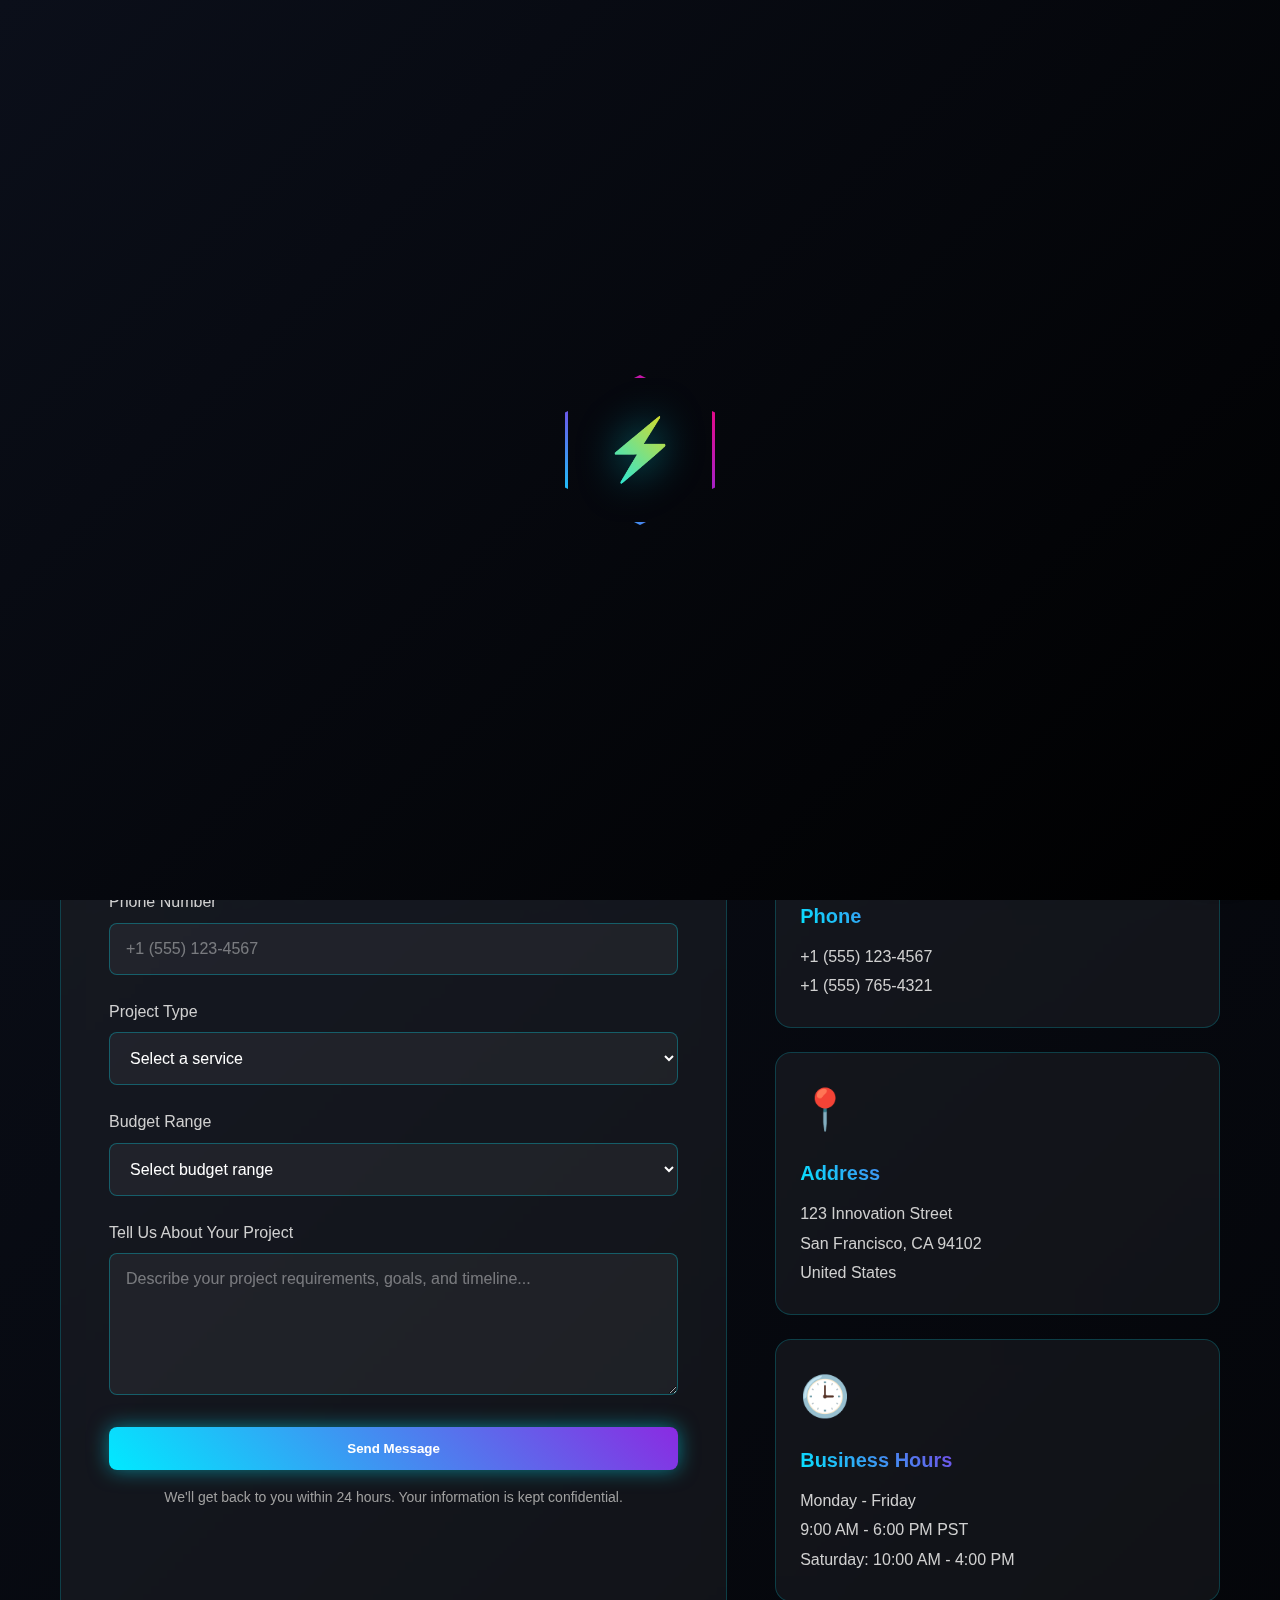
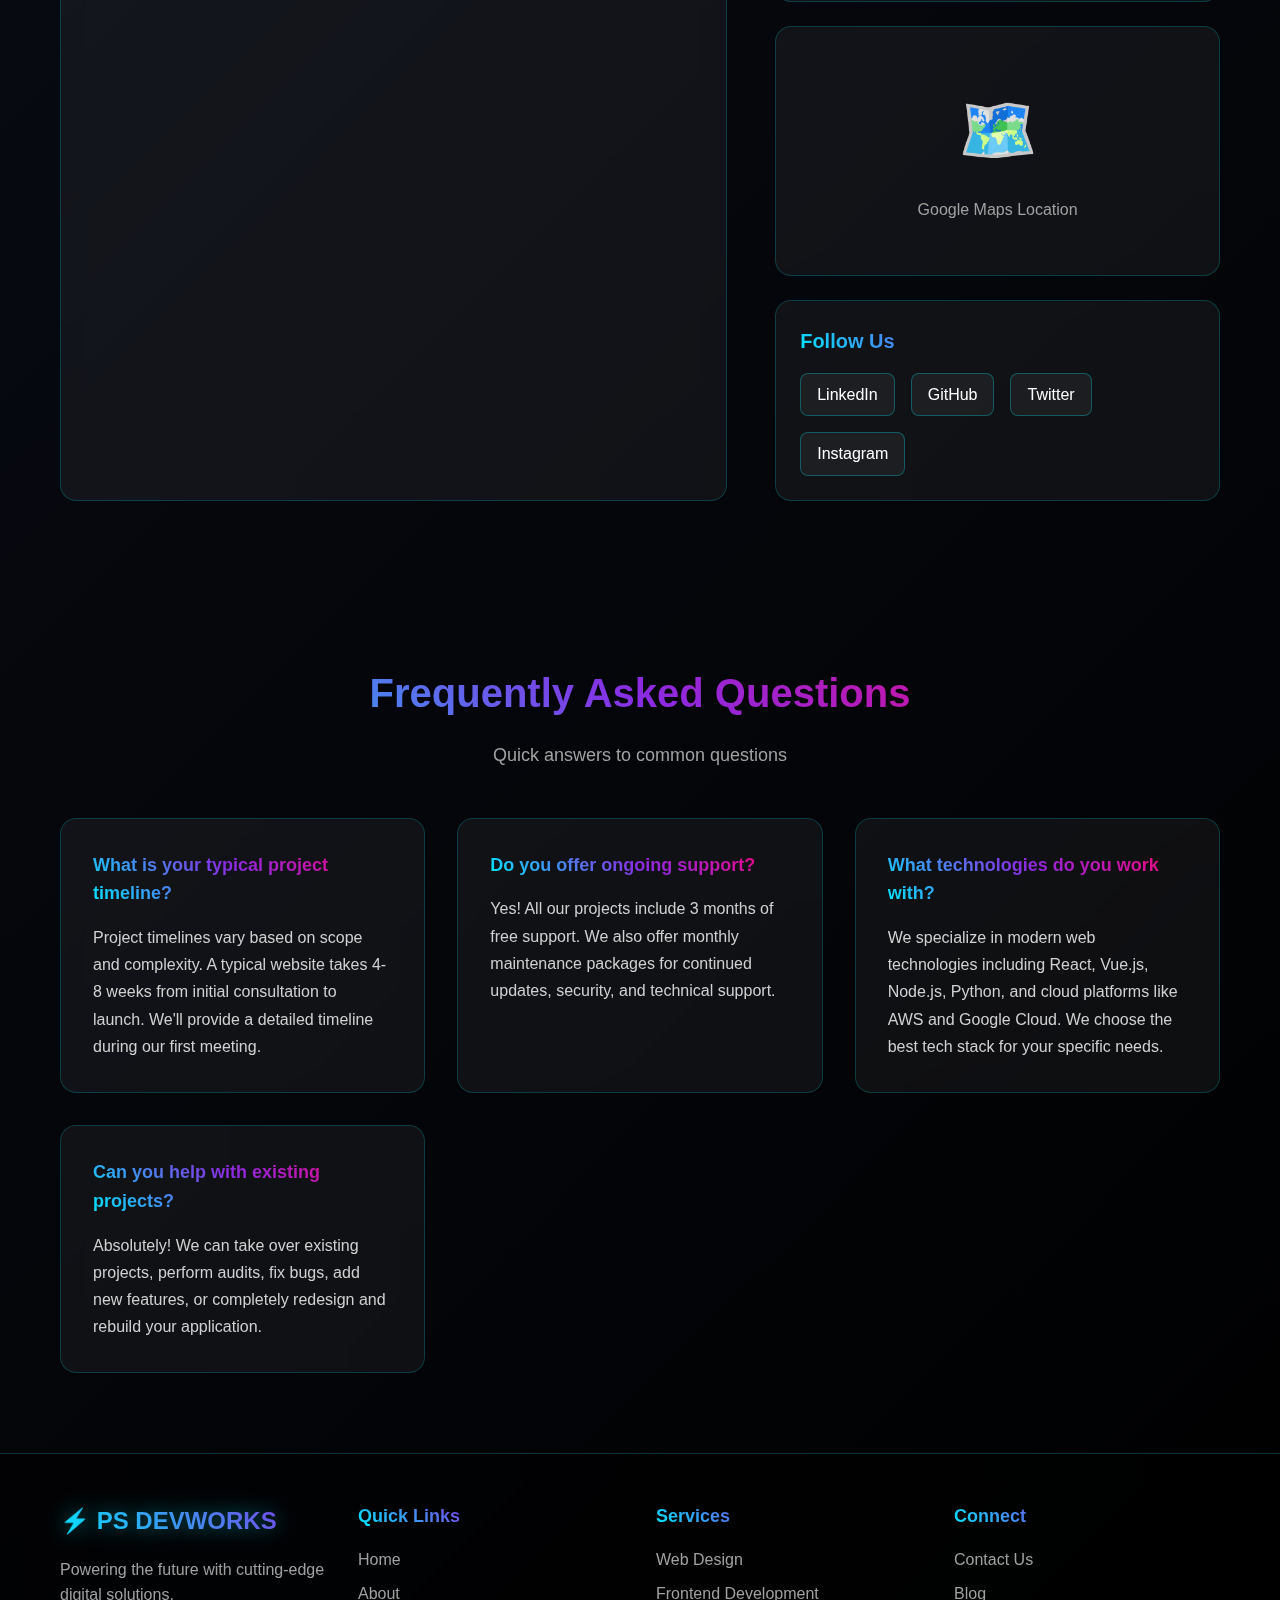
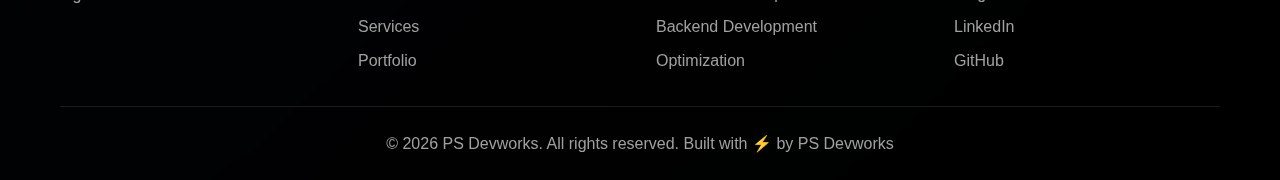
<file: contact.html>
<!DOCTYPE html>
<html lang="en">
<head>
    <meta charset="UTF-8">
    <meta name="viewport" content="width=device-width, initial-scale=1.0">
    <title>Contact Us - PS Devworks</title>
    <meta name="description" content="Get in touch with PS Devworks. Let's discuss your project and bring your vision to life.">
    <link rel="stylesheet" href="css/styles.css">
    <link rel="preconnect" href="https://fonts.googleapis.com">
    <link rel="preconnect" href="https://fonts.gstatic.com" crossorigin>
    <link href="https://fonts.googleapis.com/css2?family=Orbitron:wght@400;500;600;700;800;900&family=Exo+2:wght@300;400;500;600;700&display=swap" rel="stylesheet">
</head>
<body>
    <!-- Preloader -->
    <div class="preloader" id="preloader">
        <div class="loader-logo">
            <div class="loader-hexagon"></div>
            <div class="loader-lightning">⚡</div>
        </div>
    </div>

    <!-- Scroll Progress -->
    <div class="scroll-progress" id="scrollProgress"></div>

    <!-- Grid Background -->
    <div class="grid-background"></div>

    <!-- Particles -->
    <div class="particles" id="particles"></div>

    <!-- Navigation -->
    <nav id="navbar">
        <div class="container">
            <div class="nav-content">
                <a href="index.html" class="logo-text">⚡ PS DEVWORKS</a>
                
                <!-- Desktop Menu -->
                <div class="desktop-menu">
                    <a href="index.html" class="nav-link">Home</a>
                    <a href="about.html" class="nav-link">About</a>
                    <a href="services.html" class="nav-link">Services</a>
                    <a href="portfolio.html" class="nav-link">Portfolio</a>
                    <a href="pricing.html" class="nav-link">Pricing</a>
                    <a href="blog.html" class="nav-link">Blog</a>
                    <a href="contact.html" class="nav-link active">Contact</a>
                </div>

                <!-- Mobile Menu Button -->
                <button class="mobile-menu-button" id="mobileMenuBtn">☰</button>
            </div>
        </div>
    </nav>

    <!-- Mobile Menu Overlay -->
    <div class="mobile-menu-overlay" id="mobileMenu">
        <div class="mobile-nav-links">
            <a href="index.html" class="nav-link">Home</a>
            <a href="about.html" class="nav-link">About</a>
            <a href="services.html" class="nav-link">Services</a>
            <a href="portfolio.html" class="nav-link">Portfolio</a>
            <a href="pricing.html" class="nav-link">Pricing</a>
            <a href="blog.html" class="nav-link">Blog</a>
            <a href="contact.html" class="nav-link">Contact</a>
        </div>
    </div>

    <!-- Content -->
    <div class="content">
        <section class="page-header">
            <div class="container">
                <h1 class="page-title gradient-text">Get In Touch</h1>
                <p class="page-subtitle">Let's discuss your project and bring your vision to life</p>
            </div>
        </section>

        <section class="section">
            <div class="container">
                <div class="contact-wrapper">
                    <!-- Contact Form with Formspree -->
                    <div class="contact-form-container glass-card">
                        <h2 class="form-heading gradient-text">Send Us a Message</h2>
                        
                        <form action="https://formspree.io/f/xaqdelvb" method="POST" class="contact-form" id="contactForm">
                            <div class="form-group">
                                <label for="name" class="form-label">Your Name</label>
                                <input 
                                    type="text" 
                                    id="name" 
                                    name="name" 
                                    class="form-input" 
                                    placeholder="John Doe" 
                                    required>
                            </div>

                            <div class="form-group">
                                <label for="email" class="form-label">Your Email</label>
                                <input 
                                    type="email" 
                                    id="email" 
                                    name="email" 
                                    class="form-input" 
                                    placeholder="john@example.com" 
                                    required>
                            </div>

                            <div class="form-group">
                                <label for="phone" class="form-label">Phone Number</label>
                                <input 
                                    type="tel" 
                                    id="phone" 
                                    name="phone" 
                                    class="form-input" 
                                    placeholder="+1 (555) 123-4567">
                            </div>

                            <div class="form-group">
                                <label for="service" class="form-label">Project Type</label>
                                <select id="service" name="service" class="form-input" required>
                                    <option value="">Select a service</option>
                                    <option value="web-design">Web Design</option>
                                    <option value="frontend">Frontend Development</option>
                                    <option value="backend">Backend Development</option>
                                    <option value="fullstack">Full Stack Development</option>
                                    <option value="optimization">Performance Optimization</option>
                                    <option value="other">Other</option>
                                </select>
                            </div>

                            <div class="form-group">
                                <label for="budget" class="form-label">Budget Range</label>
                                <select id="budget" name="budget" class="form-input">
                                    <option value="">Select budget range</option>
                                    <option value="under-5k">Under $5,000</option>
                                    <option value="5k-10k">$5,000 - $10,000</option>
                                    <option value="10k-25k">$10,000 - $25,000</option>
                                    <option value="25k-plus">$25,000+</option>
                                </select>
                            </div>

                            <div class="form-group">
                                <label for="message" class="form-label">Tell Us About Your Project</label>
                                <textarea 
                                    id="message" 
                                    name="message" 
                                    rows="6" 
                                    class="form-input" 
                                    placeholder="Describe your project requirements, goals, and timeline..." 
                                    required></textarea>
                            </div>

                            <!-- Honeypot field for spam protection -->
                            <input type="text" name="_gotcha" style="display:none">
                            
                            <!-- Formspree settings -->
                            <input type="hidden" name="_subject" value="New Contact Form Submission from PS Devworks">
                            <input type="hidden" name="_next" value="thank-you.html">

                            <button type="submit" class="btn-primary btn-block">
                                Send Message
                            </button>

                            <p class="form-note">
                                We'll get back to you within 24 hours. Your information is kept confidential.
                            </p>
                        </form>
                    </div>

                    <!-- Contact Info -->
                    <div class="contact-info-container">
                        <div class="contact-info-card glass-card">
                            <div class="contact-icon">📧</div>
                            <h3 class="contact-info-title gradient-text">Email</h3>
                            <p class="contact-info-text">hello@psdevworks.com</p>
                            <p class="contact-info-text">support@psdevworks.com</p>
                        </div>

                        <div class="contact-info-card glass-card">
                            <div class="contact-icon">📞</div>
                            <h3 class="contact-info-title gradient-text">Phone</h3>
                            <p class="contact-info-text">+1 (555) 123-4567</p>
                            <p class="contact-info-text">+1 (555) 765-4321</p>
                        </div>

                        <div class="contact-info-card glass-card">
                            <div class="contact-icon">📍</div>
                            <h3 class="contact-info-title gradient-text">Address</h3>
                            <p class="contact-info-text">123 Innovation Street</p>
                            <p class="contact-info-text">San Francisco, CA 94102</p>
                            <p class="contact-info-text">United States</p>
                        </div>

                        <div class="contact-info-card glass-card">
                            <div class="contact-icon">🕒</div>
                            <h3 class="contact-info-title gradient-text">Business Hours</h3>
                            <p class="contact-info-text">Monday - Friday</p>
                            <p class="contact-info-text">9:00 AM - 6:00 PM PST</p>
                            <p class="contact-info-text">Saturday: 10:00 AM - 4:00 PM</p>
                        </div>

                        <!-- Map Placeholder -->
                        <div class="map-container glass-card">
                            <div class="map-placeholder">
                                <div class="map-icon">🗺️</div>
                                <p class="map-text">Google Maps Location</p>
                            </div>
                        </div>

                        <!-- Social Links -->
                        <div class="social-links glass-card">
                            <h3 class="social-heading gradient-text">Follow Us</h3>
                            <div class="social-icons">
                                <a href="#" class="social-icon">
                                    <span>LinkedIn</span>
                                </a>
                                <a href="#" class="social-icon">
                                    <span>GitHub</span>
                                </a>
                                <a href="#" class="social-icon">
                                    <span>Twitter</span>
                                </a>
                                <a href="#" class="social-icon">
                                    <span>Instagram</span>
                                </a>
                            </div>
                        </div>
                    </div>
                </div>
            </div>
        </section>

        <!-- FAQ Section -->
        <section class="section">
            <div class="container">
                <h2 class="section-title gradient-text">Frequently Asked Questions</h2>
                <p class="section-subtitle">Quick answers to common questions</p>

                <div class="faq-grid">
                    <div class="faq-item glass-card">
                        <h3 class="faq-question gradient-text">What is your typical project timeline?</h3>
                        <p class="faq-answer">Project timelines vary based on scope and complexity. A typical website takes 4-8 weeks from initial consultation to launch. We'll provide a detailed timeline during our first meeting.</p>
                    </div>

                    <div class="faq-item glass-card">
                        <h3 class="faq-question gradient-text">Do you offer ongoing support?</h3>
                        <p class="faq-answer">Yes! All our projects include 3 months of free support. We also offer monthly maintenance packages for continued updates, security, and technical support.</p>
                    </div>

                    <div class="faq-item glass-card">
                        <h3 class="faq-question gradient-text">What technologies do you work with?</h3>
                        <p class="faq-answer">We specialize in modern web technologies including React, Vue.js, Node.js, Python, and cloud platforms like AWS and Google Cloud. We choose the best tech stack for your specific needs.</p>
                    </div>

                    <div class="faq-item glass-card">
                        <h3 class="faq-question gradient-text">Can you help with existing projects?</h3>
                        <p class="faq-answer">Absolutely! We can take over existing projects, perform audits, fix bugs, add new features, or completely redesign and rebuild your application.</p>
                    </div>
                </div>
            </div>
        </section>
    </div>

    <!-- Footer -->
    <footer class="footer">
        <div class="container">
            <div class="footer-grid">
                <div class="footer-col">
                    <div class="logo-text">⚡ PS DEVWORKS</div>
                    <p class="footer-text">Powering the future with cutting-edge digital solutions.</p>
                </div>

                <div class="footer-col">
                    <h4 class="footer-heading gradient-text">Quick Links</h4>
                    <div class="footer-links">
                        <a href="index.html">Home</a>
                        <a href="about.html">About</a>
                        <a href="services.html">Services</a>
                        <a href="portfolio.html">Portfolio</a>
                    </div>
                </div>

                <div class="footer-col">
                    <h4 class="footer-heading gradient-text">Services</h4>
                    <div class="footer-links">
                        <a href="services.html">Web Design</a>
                        <a href="services.html">Frontend Development</a>
                        <a href="services.html">Backend Development</a>
                        <a href="services.html">Optimization</a>
                    </div>
                </div>

                <div class="footer-col">
                    <h4 class="footer-heading gradient-text">Connect</h4>
                    <div class="footer-links">
                        <a href="contact.html">Contact Us</a>
                        <a href="blog.html">Blog</a>
                        <a href="#">LinkedIn</a>
                        <a href="#">GitHub</a>
                    </div>
                </div>
            </div>

            <div class="footer-bottom">
                <p>&copy; 2026 PS Devworks. All rights reserved. Built with ⚡ by PS Devworks</p>
            </div>
        </div>
    </footer>

    <!-- WhatsApp Float Button -->
    <a href="https://wa.me/15551234567" target="_blank" class="whatsapp-float">
        <svg width="32" height="32" viewBox="0 0 24 24" fill="white">
            <path d="M17.472 14.382c-.297-.149-1.758-.867-2.03-.967-.273-.099-.471-.148-.67.15-.197.297-.767.966-.94 1.164-.173.199-.347.223-.644.075-.297-.15-1.255-.463-2.39-1.475-.883-.788-1.48-1.761-1.653-2.059-.173-.297-.018-.458.13-.606.134-.133.298-.347.446-.52.149-.174.198-.298.298-.497.099-.198.05-.371-.025-.52-.075-.149-.669-1.612-.916-2.207-.242-.579-.487-.5-.669-.51-.173-.008-.371-.01-.57-.01-.198 0-.52.074-.792.372-.272.297-1.04 1.016-1.04 2.479 0 1.462 1.065 2.875 1.213 3.074.149.198 2.096 3.2 5.077 4.487.709.306 1.262.489 1.694.625.712.227 1.36.195 1.871.118.571-.085 1.758-.719 2.006-1.413.248-.694.248-1.289.173-1.413-.074-.124-.272-.198-.57-.347m-5.421 7.403h-.004a9.87 9.87 0 01-5.031-1.378l-.361-.214-3.741.982.998-3.648-.235-.374a9.86 9.86 0 01-1.51-5.26c.001-5.45 4.436-9.884 9.888-9.884 2.64 0 5.122 1.03 6.988 2.898a9.825 9.825 0 012.893 6.994c-.003 5.45-4.437 9.884-9.885 9.884m8.413-18.297A11.815 11.815 0 0012.05 0C5.495 0 .16 5.335.157 11.892c0 2.096.547 4.142 1.588 5.945L.057 24l6.305-1.654a11.882 11.882 0 005.683 1.448h.005c6.554 0 11.890-5.335 11.893-11.893a11.821 11.821 0 00-3.48-8.413z"/>
        </svg>
    </a>

    <!-- Theme Toggle -->
    <div class="theme-toggle" id="themeToggle">
        <span class="theme-icon">🌙</span>
    </div>

    <script src="js/main.js"></script>
</body>
</html>
</file>
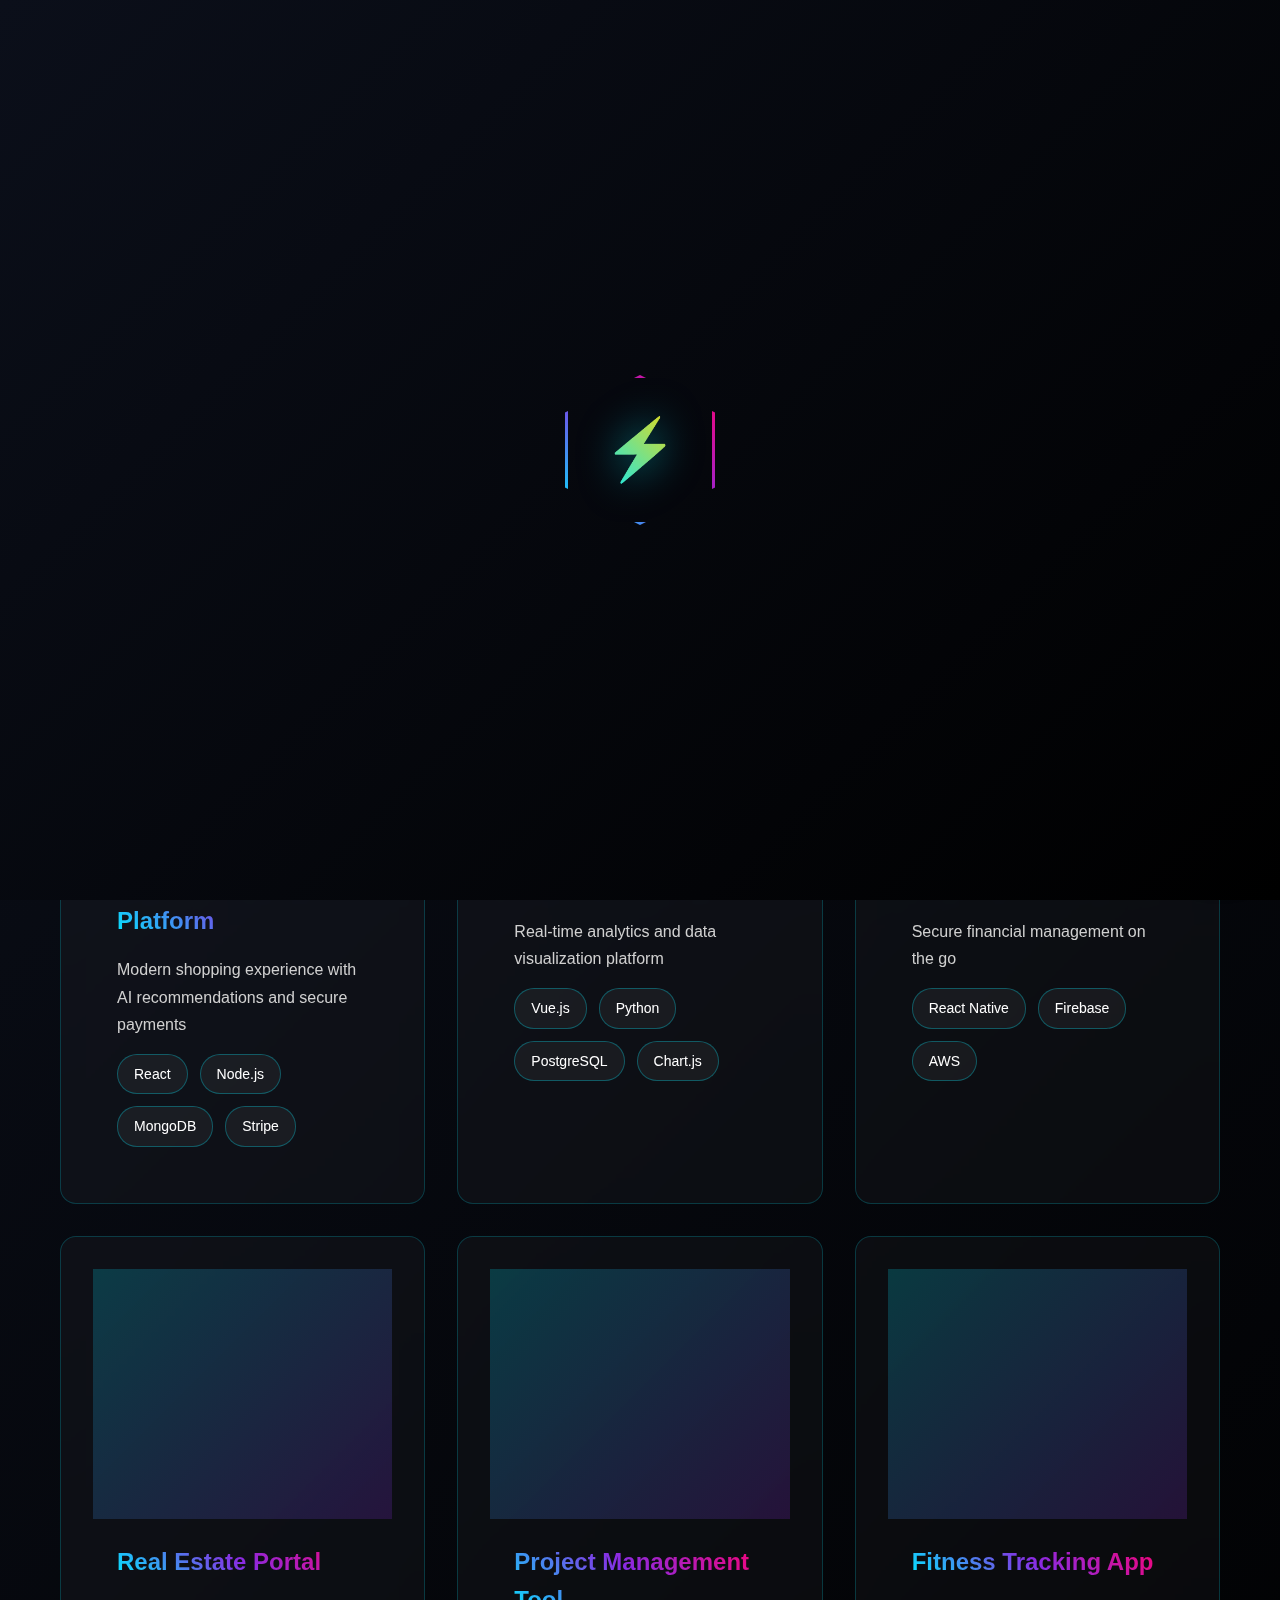
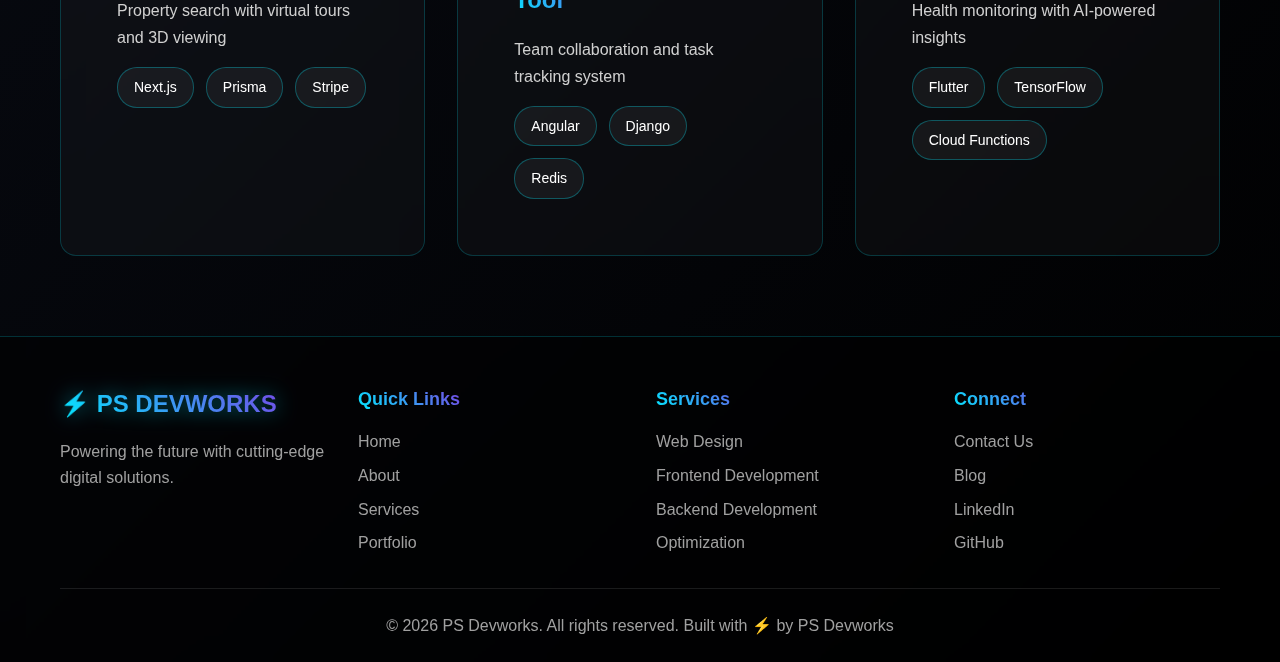
<file: portfolio.html>
<!DOCTYPE html>
<html lang="en">
<head>
    <meta charset="UTF-8">
    <meta name="viewport" content="width=device-width, initial-scale=1.0">
    <title>Portfolio - PS Devworks</title>
    <meta name="description" content="Explore our portfolio of successful web development projects.">
    <link rel="stylesheet" href="css/styles.css">
    <link href="https://fonts.googleapis.com/css2?family=Orbitron:wght@400;500;600;700;800;900&family=Exo+2:wght@300;400;500;600;700&display=swap" rel="stylesheet">
</head>
<body>
    <div class="preloader" id="preloader"><div class="loader-logo"><div class="loader-hexagon"></div><div class="loader-lightning">⚡</div></div></div>
    <div class="scroll-progress" id="scrollProgress"></div>
    <div class="grid-background"></div>
    <div class="particles" id="particles"></div>
    <nav id="navbar"><div class="container"><div class="nav-content"><a href="index.html" class="logo-text">⚡ PS DEVWORKS</a><div class="desktop-menu"><a href="index.html" class="nav-link">Home</a><a href="about.html" class="nav-link">About</a><a href="services.html" class="nav-link">Services</a><a href="portfolio.html" class="nav-link active">Portfolio</a><a href="pricing.html" class="nav-link">Pricing</a><a href="blog.html" class="nav-link">Blog</a><a href="contact.html" class="nav-link">Contact</a></div><button class="mobile-menu-button" id="mobileMenuBtn">☰</button></div></div></nav>
    <div class="mobile-menu-overlay" id="mobileMenu"><div class="mobile-nav-links"><a href="index.html" class="nav-link">Home</a><a href="about.html" class="nav-link">About</a><a href="services.html" class="nav-link">Services</a><a href="portfolio.html" class="nav-link">Portfolio</a><a href="pricing.html" class="nav-link">Pricing</a><a href="blog.html" class="nav-link">Blog</a><a href="contact.html" class="nav-link">Contact</a></div></div>
    <div class="content">
        <section class="page-header"><div class="container"><h1 class="page-title gradient-text">Our Portfolio</h1><p class="page-subtitle">Explore our latest projects and success stories</p></div></section>
        <section class="section"><div class="container">
            <div style="display: flex; gap: 1rem; justify-content: center; flex-wrap: wrap; margin-bottom: 3rem;"><button class="filter-btn active" data-filter="all">All Projects</button><button class="filter-btn" data-filter="web">Web Apps</button><button class="filter-btn" data-filter="mobile">Mobile Apps</button><button class="filter-btn" data-filter="ecommerce">E-Commerce</button><button class="filter-btn" data-filter="saas">SaaS</button></div>
            <div class="portfolio-grid">
                <div class="portfolio-card glass-card" data-category="ecommerce"><div class="portfolio-image"><div class="portfolio-overlay"><a href="contact.html" class="btn-primary">View Details</a></div></div><div class="portfolio-content"><h3 class="card-title gradient-text">E-Commerce Platform</h3><p class="card-text">Modern shopping experience with AI recommendations and secure payments</p><div class="tech-stack"><span class="tech-icon">React</span><span class="tech-icon">Node.js</span><span class="tech-icon">MongoDB</span><span class="tech-icon">Stripe</span></div></div></div>
                <div class="portfolio-card glass-card" data-category="saas"><div class="portfolio-image"><div class="portfolio-overlay"><a href="contact.html" class="btn-primary">View Details</a></div></div><div class="portfolio-content"><h3 class="card-title gradient-text">SaaS Dashboard</h3><p class="card-text">Real-time analytics and data visualization platform</p><div class="tech-stack"><span class="tech-icon">Vue.js</span><span class="tech-icon">Python</span><span class="tech-icon">PostgreSQL</span><span class="tech-icon">Chart.js</span></div></div></div>
                <div class="portfolio-card glass-card" data-category="mobile"><div class="portfolio-image"><div class="portfolio-overlay"><a href="contact.html" class="btn-primary">View Details</a></div></div><div class="portfolio-content"><h3 class="card-title gradient-text">Mobile Banking App</h3><p class="card-text">Secure financial management on the go</p><div class="tech-stack"><span class="tech-icon">React Native</span><span class="tech-icon">Firebase</span><span class="tech-icon">AWS</span></div></div></div>
                <div class="portfolio-card glass-card" data-category="web"><div class="portfolio-image"><div class="portfolio-overlay"><a href="contact.html" class="btn-primary">View Details</a></div></div><div class="portfolio-content"><h3 class="card-title gradient-text">Real Estate Portal</h3><p class="card-text">Property search with virtual tours and 3D viewing</p><div class="tech-stack"><span class="tech-icon">Next.js</span><span class="tech-icon">Prisma</span><span class="tech-icon">Stripe</span></div></div></div>
                <div class="portfolio-card glass-card" data-category="saas"><div class="portfolio-image"><div class="portfolio-overlay"><a href="contact.html" class="btn-primary">View Details</a></div></div><div class="portfolio-content"><h3 class="card-title gradient-text">Project Management Tool</h3><p class="card-text">Team collaboration and task tracking system</p><div class="tech-stack"><span class="tech-icon">Angular</span><span class="tech-icon">Django</span><span class="tech-icon">Redis</span></div></div></div>
                <div class="portfolio-card glass-card" data-category="mobile"><div class="portfolio-image"><div class="portfolio-overlay"><a href="contact.html" class="btn-primary">View Details</a></div></div><div class="portfolio-content"><h3 class="card-title gradient-text">Fitness Tracking App</h3><p class="card-text">Health monitoring with AI-powered insights</p><div class="tech-stack"><span class="tech-icon">Flutter</span><span class="tech-icon">TensorFlow</span><span class="tech-icon">Cloud Functions</span></div></div></div>
            </div>
        </div></section>
    </div>
    <footer class="footer"><div class="container"><div class="footer-grid"><div class="footer-col"><div class="logo-text">⚡ PS DEVWORKS</div><p class="footer-text">Powering the future with cutting-edge digital solutions.</p></div><div class="footer-col"><h4 class="footer-heading gradient-text">Quick Links</h4><div class="footer-links"><a href="index.html">Home</a><a href="about.html">About</a><a href="services.html">Services</a><a href="portfolio.html">Portfolio</a></div></div><div class="footer-col"><h4 class="footer-heading gradient-text">Services</h4><div class="footer-links"><a href="services.html">Web Design</a><a href="services.html">Frontend Development</a><a href="services.html">Backend Development</a><a href="services.html">Optimization</a></div></div><div class="footer-col"><h4 class="footer-heading gradient-text">Connect</h4><div class="footer-links"><a href="contact.html">Contact Us</a><a href="blog.html">Blog</a><a href="#">LinkedIn</a><a href="#">GitHub</a></div></div></div><div class="footer-bottom"><p>&copy; 2026 PS Devworks. All rights reserved. Built with ⚡ by PS Devworks</p></div></div></footer>
    <a href="https://wa.me/15551234567" target="_blank" class="whatsapp-float"><svg width="32" height="32" viewBox="0 0 24 24" fill="white"><path d="M17.472 14.382c-.297-.149-1.758-.867-2.03-.967-.273-.099-.471-.148-.67.15-.197.297-.767.966-.94 1.164-.173.199-.347.223-.644.075-.297-.15-1.255-.463-2.39-1.475-.883-.788-1.48-1.761-1.653-2.059-.173-.297-.018-.458.13-.606.134-.133.298-.347.446-.52.149-.174.198-.298.298-.497.099-.198.05-.371-.025-.52-.075-.149-.669-1.612-.916-2.207-.242-.579-.487-.5-.669-.51-.173-.008-.371-.01-.57-.01-.198 0-.52.074-.792.372-.272.297-1.04 1.016-1.04 2.479 0 1.462 1.065 2.875 1.213 3.074.149.198 2.096 3.2 5.077 4.487.709.306 1.262.489 1.694.625.712.227 1.36.195 1.871.118.571-.085 1.758-.719 2.006-1.413.248-.694.248-1.289.173-1.413-.074-.124-.272-.198-.57-.347m-5.421 7.403h-.004a9.87 9.87 0 01-5.031-1.378l-.361-.214-3.741.982.998-3.648-.235-.374a9.86 9.86 0 01-1.51-5.26c.001-5.45 4.436-9.884 9.888-9.884 2.64 0 5.122 1.03 6.988 2.898a9.825 9.825 0 012.893 6.994c-.003 5.45-4.437 9.884-9.885 9.884m8.413-18.297A11.815 11.815 0 0012.05 0C5.495 0 .16 5.335.157 11.892c0 2.096.547 4.142 1.588 5.945L.057 24l6.305-1.654a11.882 11.882 0 005.683 1.448h.005c6.554 0 11.890-5.335 11.893-11.893a11.821 11.821 0 00-3.48-8.413z"/></svg></a>
    <div class="theme-toggle" id="themeToggle"><span class="theme-icon">🌙</span></div>
    <script src="js/main.js"></script>
</body>
</html>
</file>
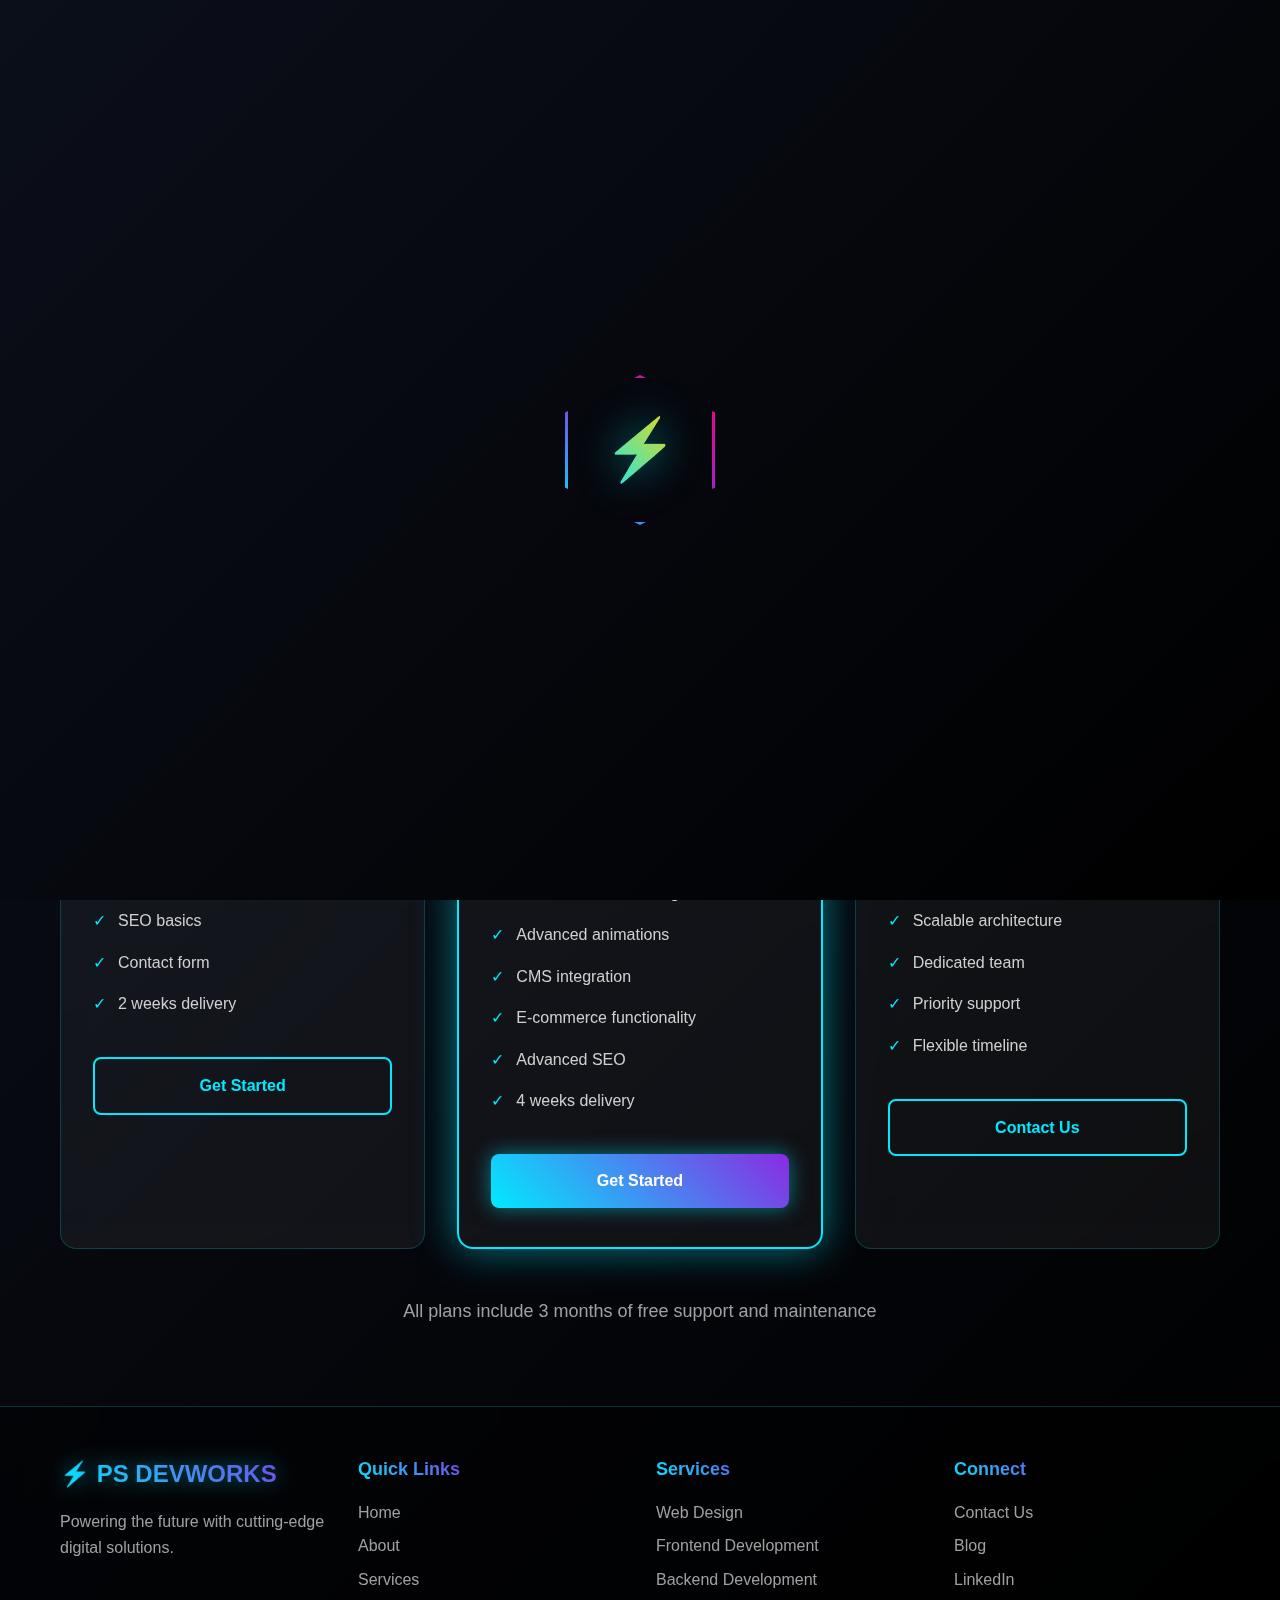
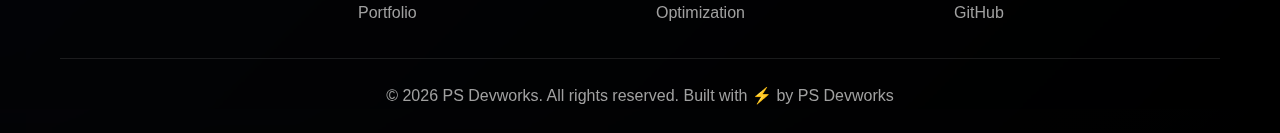
<file: pricing.html>
<!DOCTYPE html>
<html lang="en">
<head>
    <meta charset="UTF-8">
    <meta name="viewport" content="width=device-width, initial-scale=1.0">
    <title>Pricing - PS Devworks</title>
    <meta name="description" content="Transparent pricing for web development services. Choose the plan that fits your needs.">
    <link rel="stylesheet" href="css/styles.css">
    <link href="https://fonts.googleapis.com/css2?family=Orbitron:wght@400;500;600;700;800;900&family=Exo+2:wght@300;400;500;600;700&display=swap" rel="stylesheet">
</head>
<body>
    <div class="preloader" id="preloader"><div class="loader-logo"><div class="loader-hexagon"></div><div class="loader-lightning">⚡</div></div></div>
    <div class="scroll-progress" id="scrollProgress"></div>
    <div class="grid-background"></div>
    <div class="particles" id="particles"></div>
    <nav id="navbar"><div class="container"><div class="nav-content"><a href="index.html" class="logo-text">⚡ PS DEVWORKS</a><div class="desktop-menu"><a href="index.html" class="nav-link">Home</a><a href="about.html" class="nav-link">About</a><a href="services.html" class="nav-link">Services</a><a href="portfolio.html" class="nav-link">Portfolio</a><a href="pricing.html" class="nav-link active">Pricing</a><a href="blog.html" class="nav-link">Blog</a><a href="contact.html" class="nav-link">Contact</a></div><button class="mobile-menu-button" id="mobileMenuBtn">☰</button></div></div></nav>
    <div class="mobile-menu-overlay" id="mobileMenu"><div class="mobile-nav-links"><a href="index.html" class="nav-link">Home</a><a href="about.html" class="nav-link">About</a><a href="services.html" class="nav-link">Services</a><a href="portfolio.html" class="nav-link">Portfolio</a><a href="pricing.html" class="nav-link">Pricing</a><a href="blog.html" class="nav-link">Blog</a><a href="contact.html" class="nav-link">Contact</a></div></div>
    <div class="content">
        <section class="page-header"><div class="container"><h1 class="page-title gradient-text">Pricing Plans</h1><p class="page-subtitle">Choose the perfect plan for your needs</p></div></section>
        <section class="section"><div class="container">
            <div class="portfolio-grid">
                <div class="glass-card"><h3 class="card-title gradient-text" style="text-align: center; margin-bottom: 1rem;">Starter</h3><div style="text-align: center; font-size: 3rem; font-weight: 900; font-family: 'Orbitron', sans-serif; margin: 1rem 0;" class="gradient-text">$2,999</div><p style="text-align: center; color: #a0a0a0; margin-bottom: 2rem;">Perfect for small businesses and startups</p><ul style="list-style: none; padding: 0; margin-bottom: 2rem;"><li style="padding: 0.5rem 0; color: #d0d0d0;"><span style="color: var(--electric-blue); margin-right: 0.75rem;">✓</span>5-page responsive website</li><li style="padding: 0.5rem 0; color: #d0d0d0;"><span style="color: var(--electric-blue); margin-right: 0.75rem;">✓</span>Custom design</li><li style="padding: 0.5rem 0; color: #d0d0d0;"><span style="color: var(--electric-blue); margin-right: 0.75rem;">✓</span>Mobile optimization</li><li style="padding: 0.5rem 0; color: #d0d0d0;"><span style="color: var(--electric-blue); margin-right: 0.75rem;">✓</span>SEO basics</li><li style="padding: 0.5rem 0; color: #d0d0d0;"><span style="color: var(--electric-blue); margin-right: 0.75rem;">✓</span>Contact form</li><li style="padding: 0.5rem 0; color: #d0d0d0;"><span style="color: var(--electric-blue); margin-right: 0.75rem;">✓</span>2 weeks delivery</li></ul><a href="contact.html" class="btn-secondary" style="width: 100%; text-align: center;">Get Started</a></div>
                <div class="glass-card" style="border: 2px solid var(--electric-blue); box-shadow: 0 0 40px var(--glow-blue);"><div style="text-align: center; background: linear-gradient(to right, #00eaff, #8a2be2); color: white; padding: 0.5rem 1rem; border-radius: 20px; display: inline-block; margin: 0 auto 1rem; font-weight: bold; font-size: 0.875rem;">MOST POPULAR</div><h3 class="card-title gradient-text" style="text-align: center; margin-bottom: 1rem;">Pro</h3><div style="text-align: center; font-size: 3rem; font-weight: 900; font-family: 'Orbitron', sans-serif; margin: 1rem 0;" class="gradient-text">$7,999</div><p style="text-align: center; color: #a0a0a0; margin-bottom: 2rem;">Ideal for growing businesses</p><ul style="list-style: none; padding: 0; margin-bottom: 2rem;"><li style="padding: 0.5rem 0; color: #d0d0d0;"><span style="color: var(--electric-blue); margin-right: 0.75rem;">✓</span>15-page responsive website</li><li style="padding: 0.5rem 0; color: #d0d0d0;"><span style="color: var(--electric-blue); margin-right: 0.75rem;">✓</span>Premium custom design</li><li style="padding: 0.5rem 0; color: #d0d0d0;"><span style="color: var(--electric-blue); margin-right: 0.75rem;">✓</span>Advanced animations</li><li style="padding: 0.5rem 0; color: #d0d0d0;"><span style="color: var(--electric-blue); margin-right: 0.75rem;">✓</span>CMS integration</li><li style="padding: 0.5rem 0; color: #d0d0d0;"><span style="color: var(--electric-blue); margin-right: 0.75rem;">✓</span>E-commerce functionality</li><li style="padding: 0.5rem 0; color: #d0d0d0;"><span style="color: var(--electric-blue); margin-right: 0.75rem;">✓</span>Advanced SEO</li><li style="padding: 0.5rem 0; color: #d0d0d0;"><span style="color: var(--electric-blue); margin-right: 0.75rem;">✓</span>4 weeks delivery</li></ul><a href="contact.html" class="btn-primary" style="width: 100%; text-align: center;">Get Started</a></div>
                <div class="glass-card"><h3 class="card-title gradient-text" style="text-align: center; margin-bottom: 1rem;">Enterprise</h3><div style="text-align: center; font-size: 3rem; font-weight: 900; font-family: 'Orbitron', sans-serif; margin: 1rem 0;" class="gradient-text">Custom</div><p style="text-align: center; color: #a0a0a0; margin-bottom: 2rem;">For large-scale applications</p><ul style="list-style: none; padding: 0; margin-bottom: 2rem;"><li style="padding: 0.5rem 0; color: #d0d0d0;"><span style="color: var(--electric-blue); margin-right: 0.75rem;">✓</span>Unlimited pages</li><li style="padding: 0.5rem 0; color: #d0d0d0;"><span style="color: var(--electric-blue); margin-right: 0.75rem;">✓</span>Full-stack development</li><li style="padding: 0.5rem 0; color: #d0d0d0;"><span style="color: var(--electric-blue); margin-right: 0.75rem;">✓</span>Custom features & integrations</li><li style="padding: 0.5rem 0; color: #d0d0d0;"><span style="color: var(--electric-blue); margin-right: 0.75rem;">✓</span>Scalable architecture</li><li style="padding: 0.5rem 0; color: #d0d0d0;"><span style="color: var(--electric-blue); margin-right: 0.75rem;">✓</span>Dedicated team</li><li style="padding: 0.5rem 0; color: #d0d0d0;"><span style="color: var(--electric-blue); margin-right: 0.75rem;">✓</span>Priority support</li><li style="padding: 0.5rem 0; color: #d0d0d0;"><span style="color: var(--electric-blue); margin-right: 0.75rem;">✓</span>Flexible timeline</li></ul><a href="contact.html" class="btn-secondary" style="width: 100%; text-align: center;">Contact Us</a></div>
            </div>
            <div style="text-align: center; margin-top: 3rem;"><p style="color: #a0a0a0; font-size: 1.125rem;">All plans include 3 months of free support and maintenance</p></div>
        </div></section>
    </div>
    <footer class="footer"><div class="container"><div class="footer-grid"><div class="footer-col"><div class="logo-text">⚡ PS DEVWORKS</div><p class="footer-text">Powering the future with cutting-edge digital solutions.</p></div><div class="footer-col"><h4 class="footer-heading gradient-text">Quick Links</h4><div class="footer-links"><a href="index.html">Home</a><a href="about.html">About</a><a href="services.html">Services</a><a href="portfolio.html">Portfolio</a></div></div><div class="footer-col"><h4 class="footer-heading gradient-text">Services</h4><div class="footer-links"><a href="services.html">Web Design</a><a href="services.html">Frontend Development</a><a href="services.html">Backend Development</a><a href="services.html">Optimization</a></div></div><div class="footer-col"><h4 class="footer-heading gradient-text">Connect</h4><div class="footer-links"><a href="contact.html">Contact Us</a><a href="blog.html">Blog</a><a href="#">LinkedIn</a><a href="#">GitHub</a></div></div></div><div class="footer-bottom"><p>&copy; 2026 PS Devworks. All rights reserved. Built with ⚡ by PS Devworks</p></div></div></footer>
    <a href="https://wa.me/15551234567" target="_blank" class="whatsapp-float"><svg width="32" height="32" viewBox="0 0 24 24" fill="white"><path d="M17.472 14.382c-.297-.149-1.758-.867-2.03-.967-.273-.099-.471-.148-.67.15-.197.297-.767.966-.94 1.164-.173.199-.347.223-.644.075-.297-.15-1.255-.463-2.39-1.475-.883-.788-1.48-1.761-1.653-2.059-.173-.297-.018-.458.13-.606.134-.133.298-.347.446-.52.149-.174.198-.298.298-.497.099-.198.05-.371-.025-.52-.075-.149-.669-1.612-.916-2.207-.242-.579-.487-.5-.669-.51-.173-.008-.371-.01-.57-.01-.198 0-.52.074-.792.372-.272.297-1.04 1.016-1.04 2.479 0 1.462 1.065 2.875 1.213 3.074.149.198 2.096 3.2 5.077 4.487.709.306 1.262.489 1.694.625.712.227 1.36.195 1.871.118.571-.085 1.758-.719 2.006-1.413.248-.694.248-1.289.173-1.413-.074-.124-.272-.198-.57-.347m-5.421 7.403h-.004a9.87 9.87 0 01-5.031-1.378l-.361-.214-3.741.982.998-3.648-.235-.374a9.86 9.86 0 01-1.51-5.26c.001-5.45 4.436-9.884 9.888-9.884 2.64 0 5.122 1.03 6.988 2.898a9.825 9.825 0 012.893 6.994c-.003 5.45-4.437 9.884-9.885 9.884m8.413-18.297A11.815 11.815 0 0012.05 0C5.495 0 .16 5.335.157 11.892c0 2.096.547 4.142 1.588 5.945L.057 24l6.305-1.654a11.882 11.882 0 005.683 1.448h.005c6.554 0 11.890-5.335 11.893-11.893a11.821 11.821 0 00-3.48-8.413z"/></svg></a>
    <div class="theme-toggle" id="themeToggle"><span class="theme-icon">🌙</span></div>
    <script src="js/main.js"></script>
</body>
</html>
</file>
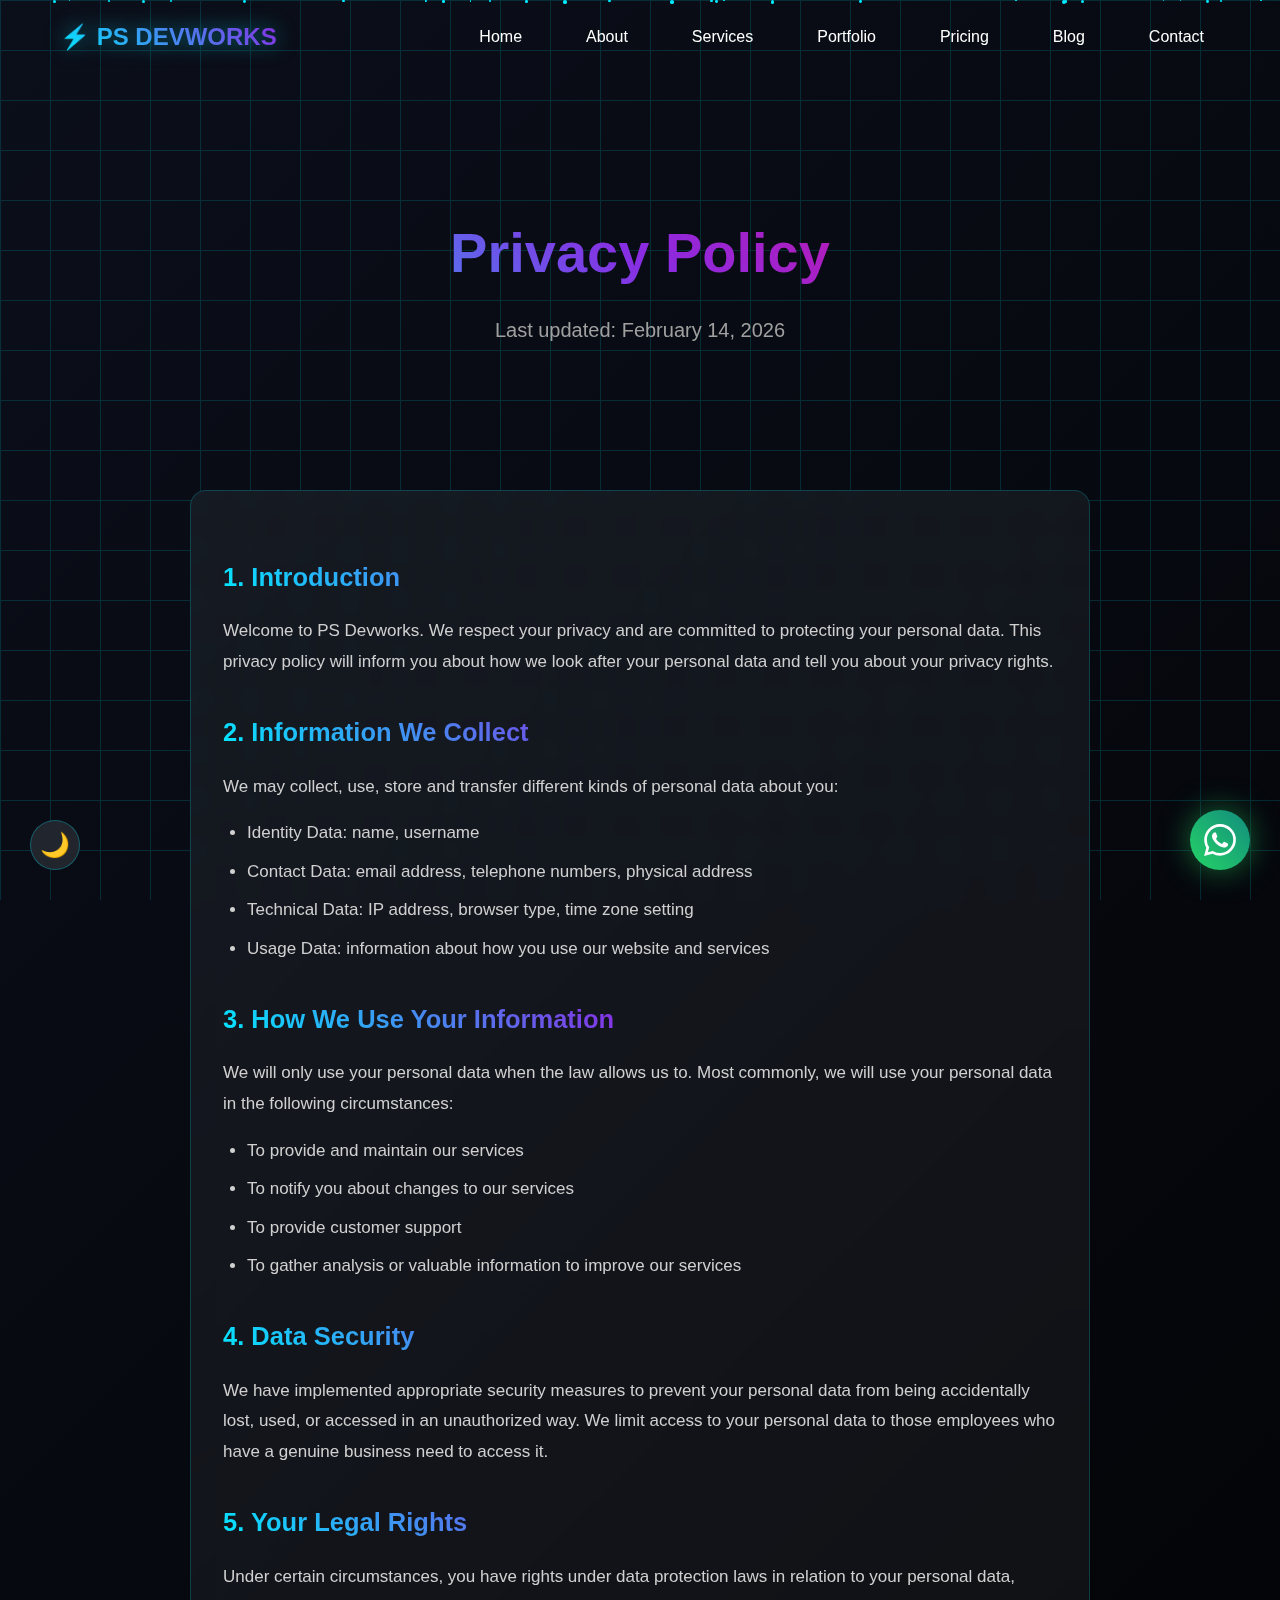
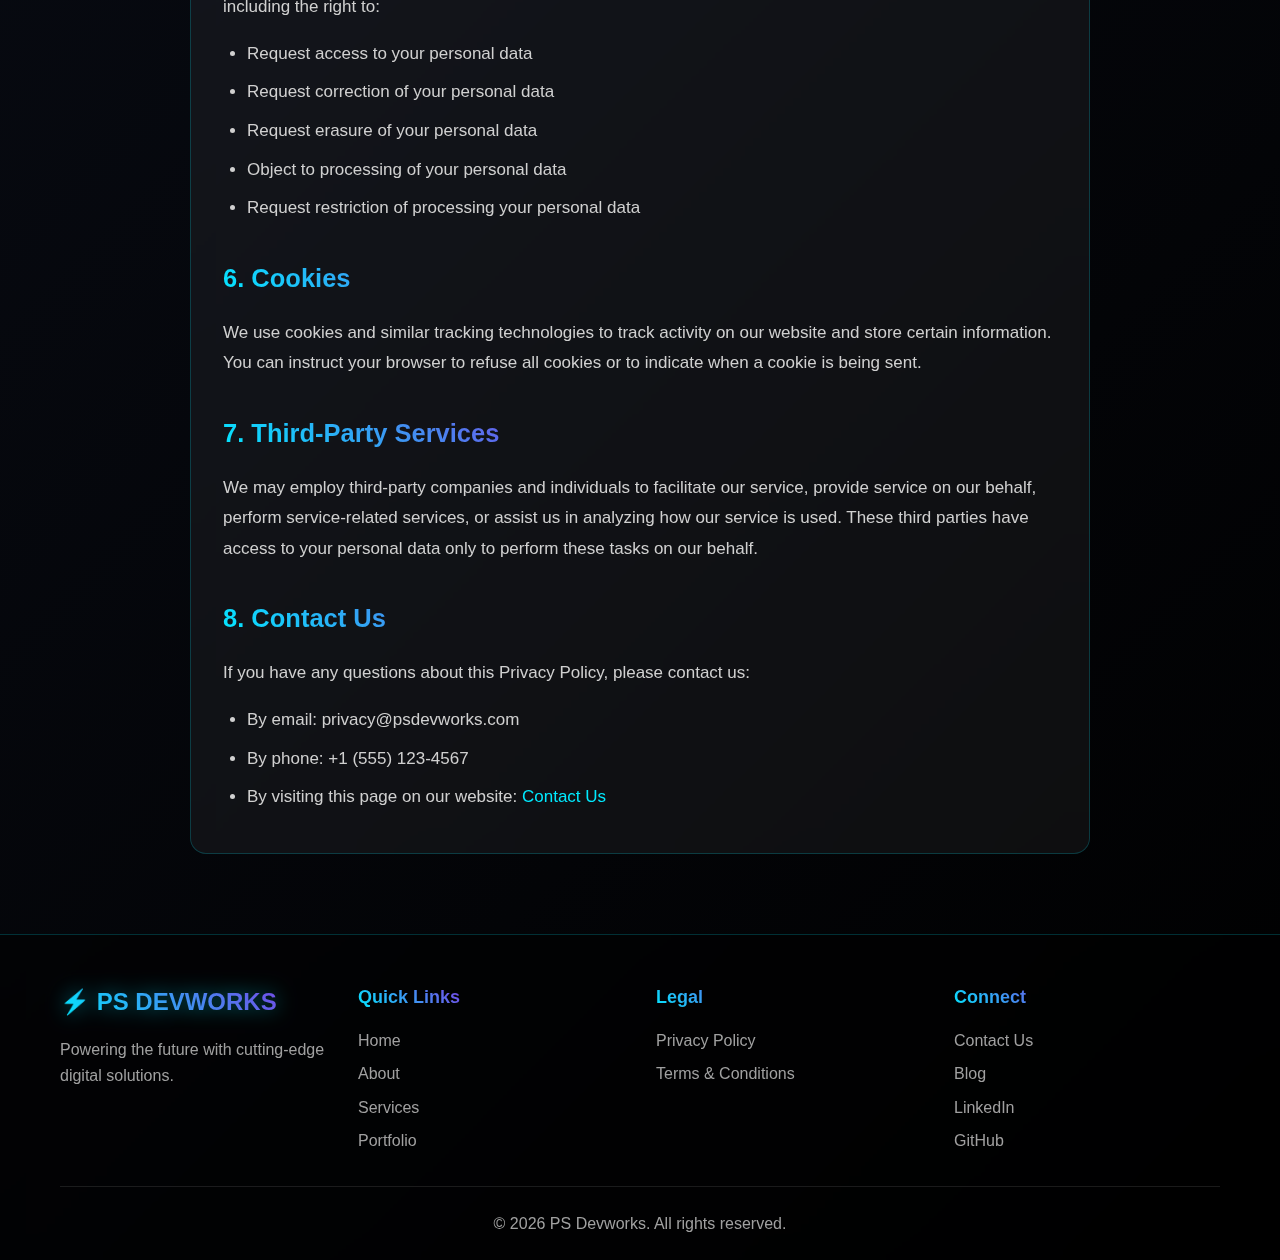
<file: privacy-policy.html>
<!DOCTYPE html>
<html lang="en">
<head>
    <meta charset="UTF-8">
    <meta name="viewport" content="width=device-width, initial-scale=1.0">
    <title>Privacy Policy | PS Devworks</title>
    <meta name="description" content="Read our privacy policy to understand how we collect, use, and protect your information.">
    <link rel="stylesheet" href="css/styles.css">
    <link rel="manifest" href="manifest.json">
    <link href="https://fonts.googleapis.com/css2?family=Orbitron:wght@400;500;600;700;800;900&family=Exo+2:wght@300;400;500;600;700&display=swap" rel="stylesheet">
</head>
<body>
    <div class="scroll-progress" id="scrollProgress"></div>
    <div class="grid-background"></div>
    <div class="particles" id="particles"></div>
    
    <nav id="navbar"><div class="container"><div class="nav-content"><a href="index.html" class="logo-text">⚡ PS DEVWORKS</a><div class="desktop-menu"><a href="index.html" class="nav-link">Home</a><a href="about.html" class="nav-link">About</a><a href="services.html" class="nav-link">Services</a><a href="portfolio.html" class="nav-link">Portfolio</a><a href="pricing.html" class="nav-link">Pricing</a><a href="blog.html" class="nav-link">Blog</a><a href="contact.html" class="nav-link">Contact</a></div><button class="mobile-menu-button" id="mobileMenuBtn">☰</button></div></div></nav>
    
    <div class="mobile-menu-overlay" id="mobileMenu"><div class="mobile-nav-links"><a href="index.html" class="nav-link">Home</a><a href="about.html" class="nav-link">About</a><a href="services.html" class="nav-link">Services</a><a href="portfolio.html" class="nav-link">Portfolio</a><a href="pricing.html" class="nav-link">Pricing</a><a href="blog.html" class="nav-link">Blog</a><a href="contact.html" class="nav-link">Contact</a></div></div>

    <div class="content">
        <section class="page-header"><div class="container"><h1 class="page-title gradient-text">Privacy Policy</h1><p class="page-subtitle">Last updated: February 14, 2026</p></div></section>
        
        <section class="section"><div class="container"><div class="glass-card" style="max-width: 900px; margin: 0 auto;">
            <div style="color: #d0d0d0; line-height: 1.8; font-size: 1.0625rem;">
                <h2 class="gradient-text" style="margin: 2rem 0 1rem;">1. Introduction</h2>
                <p style="margin-bottom: 1.5rem;">Welcome to PS Devworks. We respect your privacy and are committed to protecting your personal data. This privacy policy will inform you about how we look after your personal data and tell you about your privacy rights.</p>

                <h2 class="gradient-text" style="margin: 2rem 0 1rem;">2. Information We Collect</h2>
                <p style="margin-bottom: 1rem;">We may collect, use, store and transfer different kinds of personal data about you:</p>
                <ul style="margin-bottom: 1.5rem; padding-left: 1.5rem;">
                    <li style="margin-bottom: 0.5rem;">Identity Data: name, username</li>
                    <li style="margin-bottom: 0.5rem;">Contact Data: email address, telephone numbers, physical address</li>
                    <li style="margin-bottom: 0.5rem;">Technical Data: IP address, browser type, time zone setting</li>
                    <li style="margin-bottom: 0.5rem;">Usage Data: information about how you use our website and services</li>
                </ul>

                <h2 class="gradient-text" style="margin: 2rem 0 1rem;">3. How We Use Your Information</h2>
                <p style="margin-bottom: 1rem;">We will only use your personal data when the law allows us to. Most commonly, we will use your personal data in the following circumstances:</p>
                <ul style="margin-bottom: 1.5rem; padding-left: 1.5rem;">
                    <li style="margin-bottom: 0.5rem;">To provide and maintain our services</li>
                    <li style="margin-bottom: 0.5rem;">To notify you about changes to our services</li>
                    <li style="margin-bottom: 0.5rem;">To provide customer support</li>
                    <li style="margin-bottom: 0.5rem;">To gather analysis or valuable information to improve our services</li>
                </ul>

                <h2 class="gradient-text" style="margin: 2rem 0 1rem;">4. Data Security</h2>
                <p style="margin-bottom: 1.5rem;">We have implemented appropriate security measures to prevent your personal data from being accidentally lost, used, or accessed in an unauthorized way. We limit access to your personal data to those employees who have a genuine business need to access it.</p>

                <h2 class="gradient-text" style="margin: 2rem 0 1rem;">5. Your Legal Rights</h2>
                <p style="margin-bottom: 1rem;">Under certain circumstances, you have rights under data protection laws in relation to your personal data, including the right to:</p>
                <ul style="margin-bottom: 1.5rem; padding-left: 1.5rem;">
                    <li style="margin-bottom: 0.5rem;">Request access to your personal data</li>
                    <li style="margin-bottom: 0.5rem;">Request correction of your personal data</li>
                    <li style="margin-bottom: 0.5rem;">Request erasure of your personal data</li>
                    <li style="margin-bottom: 0.5rem;">Object to processing of your personal data</li>
                    <li style="margin-bottom: 0.5rem;">Request restriction of processing your personal data</li>
                </ul>

                <h2 class="gradient-text" style="margin: 2rem 0 1rem;">6. Cookies</h2>
                <p style="margin-bottom: 1.5rem;">We use cookies and similar tracking technologies to track activity on our website and store certain information. You can instruct your browser to refuse all cookies or to indicate when a cookie is being sent.</p>

                <h2 class="gradient-text" style="margin: 2rem 0 1rem;">7. Third-Party Services</h2>
                <p style="margin-bottom: 1.5rem;">We may employ third-party companies and individuals to facilitate our service, provide service on our behalf, perform service-related services, or assist us in analyzing how our service is used. These third parties have access to your personal data only to perform these tasks on our behalf.</p>

                <h2 class="gradient-text" style="margin: 2rem 0 1rem;">8. Contact Us</h2>
                <p style="margin-bottom: 1rem;">If you have any questions about this Privacy Policy, please contact us:</p>
                <ul style="padding-left: 1.5rem;">
                    <li style="margin-bottom: 0.5rem;">By email: privacy@psdevworks.com</li>
                    <li style="margin-bottom: 0.5rem;">By phone: +1 (555) 123-4567</li>
                    <li style="margin-bottom: 0.5rem;">By visiting this page on our website: <a href="contact.html" style="color: var(--electric-blue);">Contact Us</a></li>
                </ul>
            </div>
        </div></div></section>
    </div>

    <footer class="footer"><div class="container"><div class="footer-grid"><div class="footer-col"><div class="logo-text">⚡ PS DEVWORKS</div><p class="footer-text">Powering the future with cutting-edge digital solutions.</p></div><div class="footer-col"><h4 class="footer-heading gradient-text">Quick Links</h4><div class="footer-links"><a href="index.html">Home</a><a href="about.html">About</a><a href="services.html">Services</a><a href="portfolio.html">Portfolio</a></div></div><div class="footer-col"><h4 class="footer-heading gradient-text">Legal</h4><div class="footer-links"><a href="privacy-policy.html">Privacy Policy</a><a href="terms.html">Terms & Conditions</a></div></div><div class="footer-col"><h4 class="footer-heading gradient-text">Connect</h4><div class="footer-links"><a href="contact.html">Contact Us</a><a href="blog.html">Blog</a><a href="#">LinkedIn</a><a href="#">GitHub</a></div></div></div><div class="footer-bottom"><p>&copy; 2026 PS Devworks. All rights reserved.</p></div></div></footer>

    <a href="https://wa.me/15551234567" target="_blank" class="whatsapp-float"><svg width="32" height="32" viewBox="0 0 24 24" fill="white"><path d="M17.472 14.382c-.297-.149-1.758-.867-2.03-.967-.273-.099-.471-.148-.67.15-.197.297-.767.966-.94 1.164-.173.199-.347.223-.644.075-.297-.15-1.255-.463-2.39-1.475-.883-.788-1.48-1.761-1.653-2.059-.173-.297-.018-.458.13-.606.134-.133.298-.347.446-.52.149-.174.198-.298.298-.497.099-.198.05-.371-.025-.52-.075-.149-.669-1.612-.916-2.207-.242-.579-.487-.5-.669-.51-.173-.008-.371-.01-.57-.01-.198 0-.52.074-.792.372-.272.297-1.04 1.016-1.04 2.479 0 1.462 1.065 2.875 1.213 3.074.149.198 2.096 3.2 5.077 4.487.709.306 1.262.489 1.694.625.712.227 1.36.195 1.871.118.571-.085 1.758-.719 2.006-1.413.248-.694.248-1.289.173-1.413-.074-.124-.272-.198-.57-.347m-5.421 7.403h-.004a9.87 9.87 0 01-5.031-1.378l-.361-.214-3.741.982.998-3.648-.235-.374a9.86 9.86 0 01-1.51-5.26c.001-5.45 4.436-9.884 9.888-9.884 2.64 0 5.122 1.03 6.988 2.898a9.825 9.825 0 012.893 6.994c-.003 5.45-4.437 9.884-9.885 9.884m8.413-18.297A11.815 11.815 0 0012.05 0C5.495 0 .16 5.335.157 11.892c0 2.096.547 4.142 1.588 5.945L.057 24l6.305-1.654a11.882 11.882 0 005.683 1.448h.005c6.554 0 11.890-5.335 11.893-11.893a11.821 11.821 0 00-3.48-8.413z"/></svg></a>
    <div class="theme-toggle" id="themeToggle"><span class="theme-icon">🌙</span></div>
    <div id="backToTop" class="back-to-top">↑</div>
    
    <script src="js/main.js"></script>
</body>
</html>
</file>
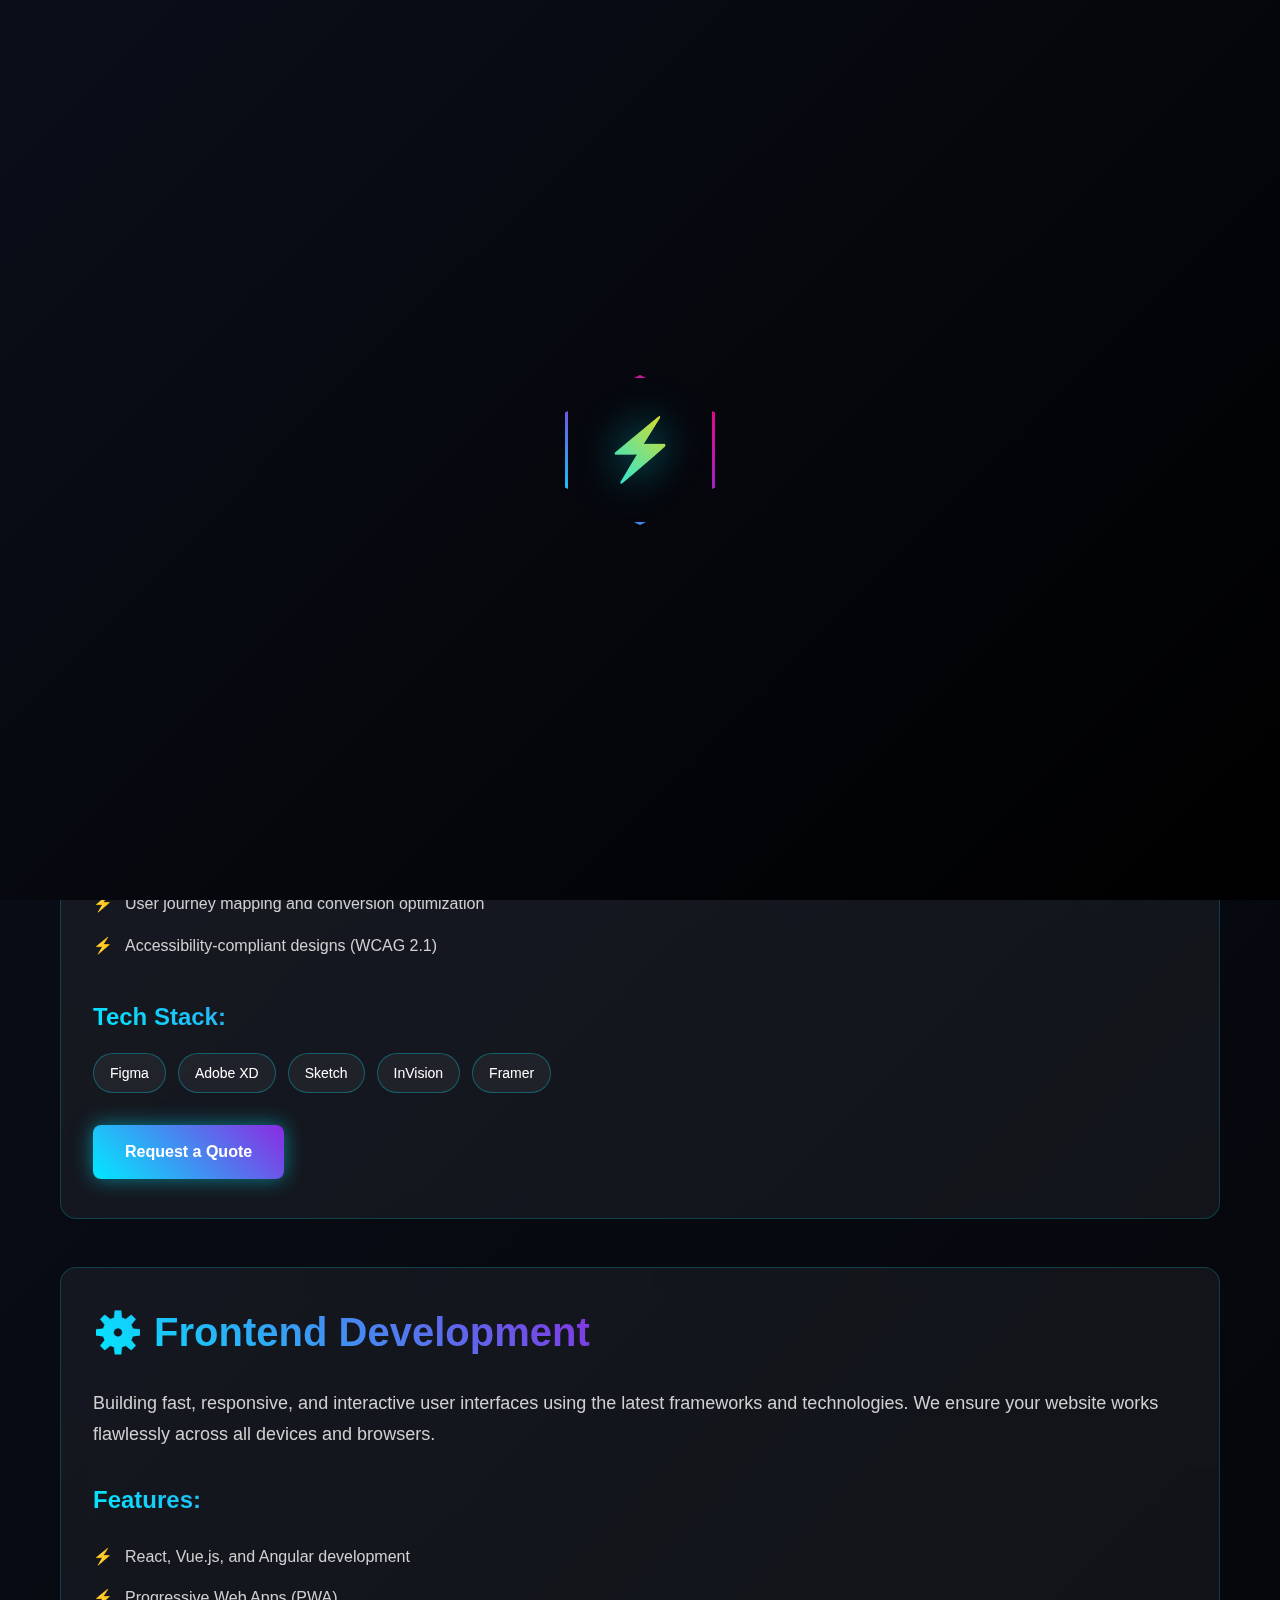
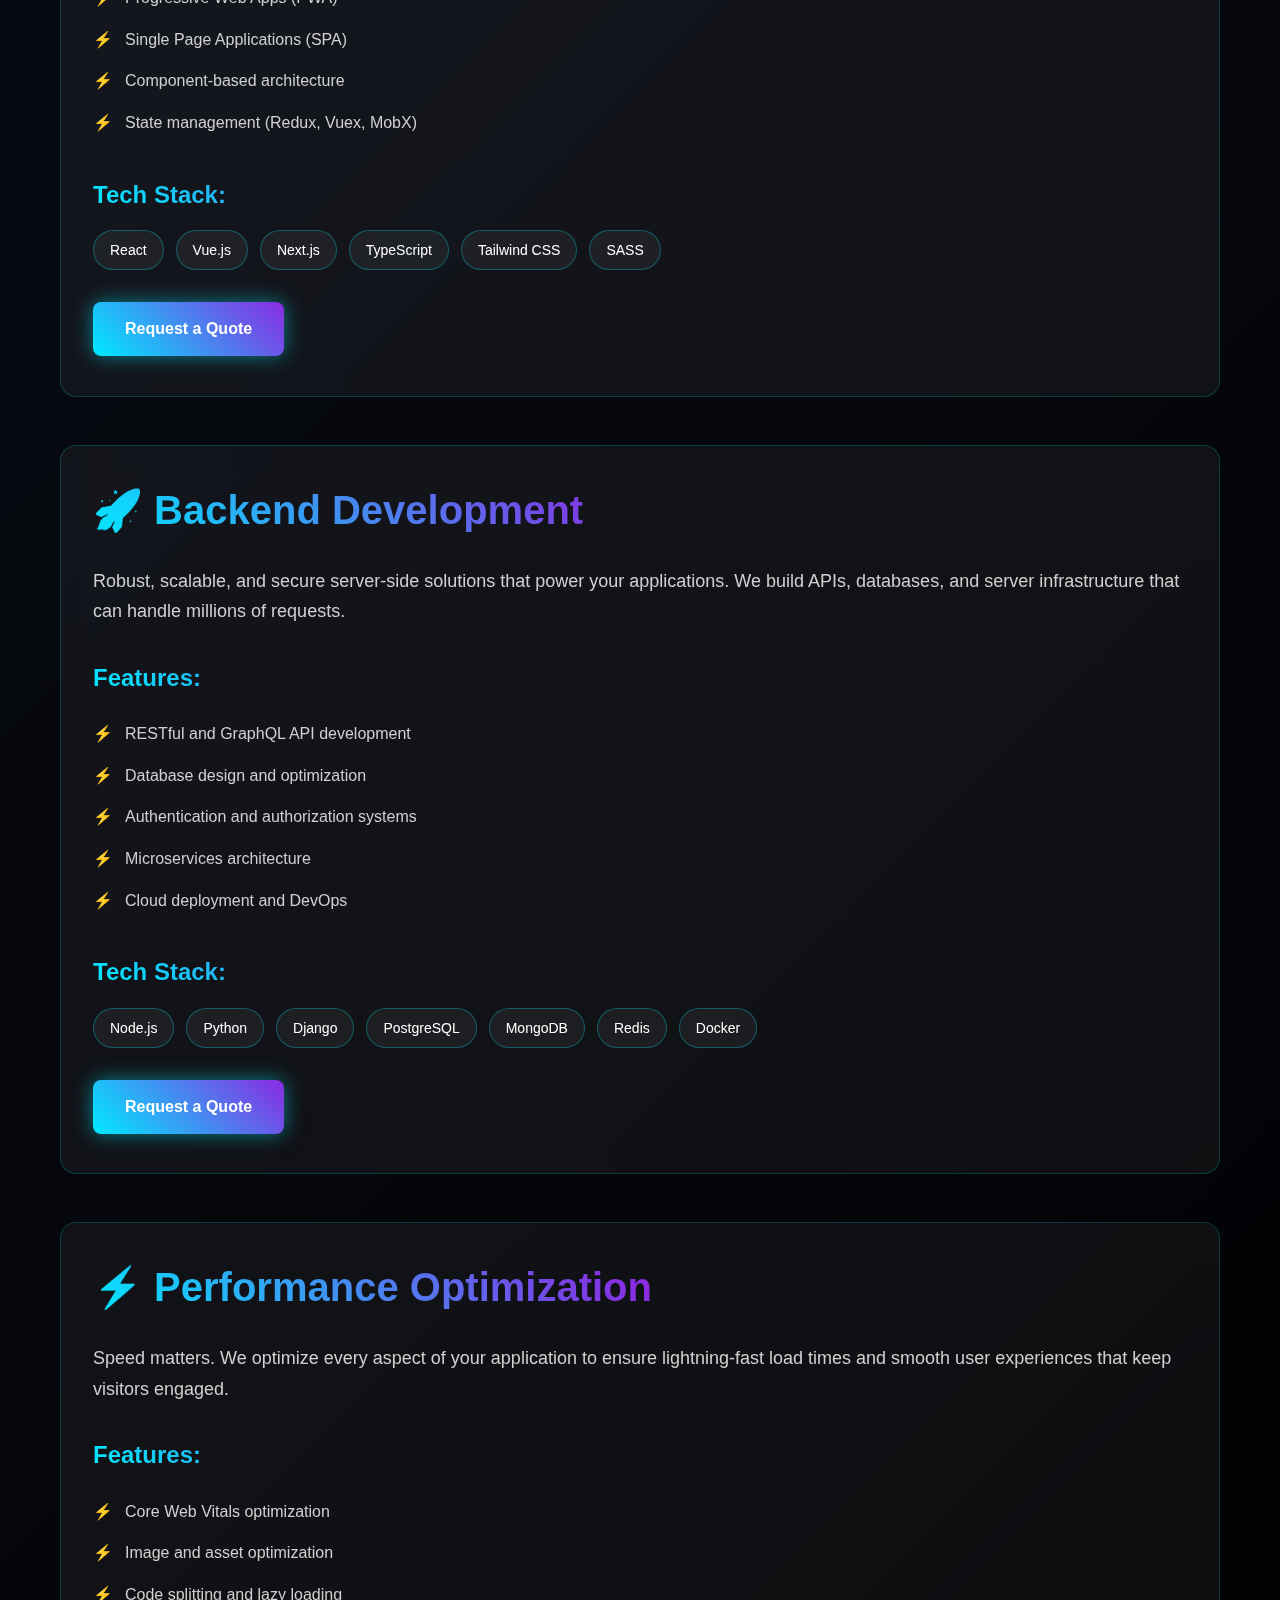
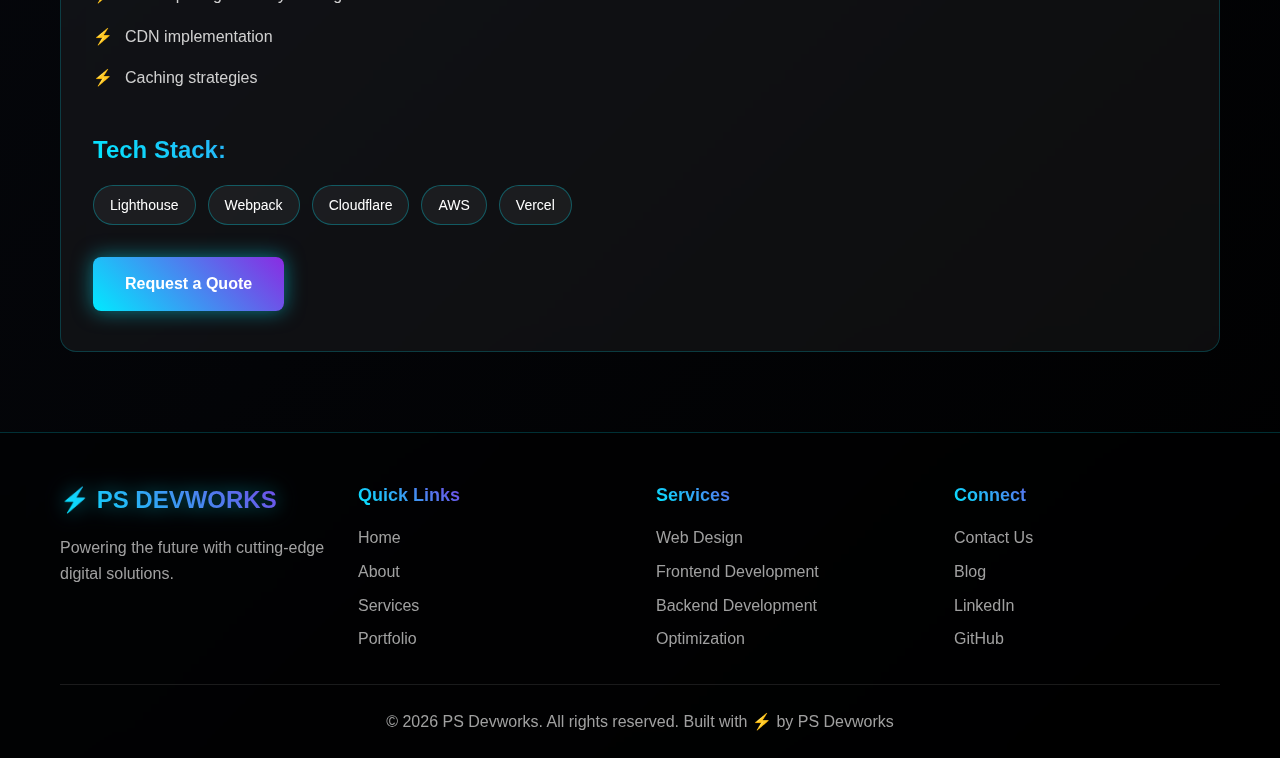
<file: services.html>
<!DOCTYPE html>
<html lang="en">
<head>
    <meta charset="UTF-8">
    <meta name="viewport" content="width=device-width, initial-scale=1.0">
    <title>Our Services - PS Devworks</title>
    <meta name="description" content="Professional web design and development services - Frontend, Backend, and Performance Optimization.">
    <link rel="stylesheet" href="css/styles.css">
    <link rel="preconnect" href="https://fonts.googleapis.com">
    <link rel="preconnect" href="https://fonts.gstatic.com" crossorigin>
    <link href="https://fonts.googleapis.com/css2?family=Orbitron:wght@400;500;600;700;800;900&family=Exo+2:wght@300;400;500;600;700&display=swap" rel="stylesheet">
</head>
<body>
    <div class="preloader" id="preloader"><div class="loader-logo"><div class="loader-hexagon"></div><div class="loader-lightning">⚡</div></div></div>
    <div class="scroll-progress" id="scrollProgress"></div>
    <div class="grid-background"></div>
    <div class="particles" id="particles"></div>
    <nav id="navbar"><div class="container"><div class="nav-content"><a href="index.html" class="logo-text">⚡ PS DEVWORKS</a><div class="desktop-menu"><a href="index.html" class="nav-link">Home</a><a href="about.html" class="nav-link">About</a><a href="services.html" class="nav-link active">Services</a><a href="portfolio.html" class="nav-link">Portfolio</a><a href="pricing.html" class="nav-link">Pricing</a><a href="blog.html" class="nav-link">Blog</a><a href="contact.html" class="nav-link">Contact</a></div><button class="mobile-menu-button" id="mobileMenuBtn">☰</button></div></div></nav>
    <div class="mobile-menu-overlay" id="mobileMenu"><div class="mobile-nav-links"><a href="index.html" class="nav-link">Home</a><a href="about.html" class="nav-link">About</a><a href="services.html" class="nav-link">Services</a><a href="portfolio.html" class="nav-link">Portfolio</a><a href="pricing.html" class="nav-link">Pricing</a><a href="blog.html" class="nav-link">Blog</a><a href="contact.html" class="nav-link">Contact</a></div></div>
    <div class="content">
        <section class="page-header"><div class="container"><h1 class="page-title gradient-text">Our Services</h1><p class="page-subtitle">Comprehensive digital solutions tailored to your business needs</p></div></section>
        <section class="section"><div class="container">
            <div class="glass-card" style="margin-bottom: 3rem;"><h2 class="section-title gradient-text" style="text-align: left; margin-bottom: 1.5rem;">🎨 Web Design</h2><p class="card-text" style="font-size: 1.125rem; margin-bottom: 2rem;">We create visually stunning, user-centric designs that not only look beautiful but convert visitors into customers. Every design decision is backed by research and best practices.</p><h3 class="card-title gradient-text" style="margin-bottom: 1rem;">Features:</h3><ul style="list-style: none; padding: 0; margin-bottom: 2rem;"><li style="padding: 0.5rem 0; color: #d0d0d0;"><span style="color: var(--electric-blue); margin-right: 0.75rem;">⚡</span>Custom UI/UX design tailored to your brand identity</li><li style="padding: 0.5rem 0; color: #d0d0d0;"><span style="color: var(--electric-blue); margin-right: 0.75rem;">⚡</span>Mobile-first responsive design approach</li><li style="padding: 0.5rem 0; color: #d0d0d0;"><span style="color: var(--electric-blue); margin-right: 0.75rem;">⚡</span>Wireframing and prototyping</li><li style="padding: 0.5rem 0; color: #d0d0d0;"><span style="color: var(--electric-blue); margin-right: 0.75rem;">⚡</span>User journey mapping and conversion optimization</li><li style="padding: 0.5rem 0; color: #d0d0d0;"><span style="color: var(--electric-blue); margin-right: 0.75rem;">⚡</span>Accessibility-compliant designs (WCAG 2.1)</li></ul><h3 class="card-title gradient-text" style="margin-bottom: 1rem;">Tech Stack:</h3><div class="tech-stack" style="margin-bottom: 2rem;"><span class="tech-icon">Figma</span><span class="tech-icon">Adobe XD</span><span class="tech-icon">Sketch</span><span class="tech-icon">InVision</span><span class="tech-icon">Framer</span></div><a href="contact.html" class="btn-primary">Request a Quote</a></div>
            <div class="glass-card" style="margin-bottom: 3rem;"><h2 class="section-title gradient-text" style="text-align: left; margin-bottom: 1.5rem;">⚙️ Frontend Development</h2><p class="card-text" style="font-size: 1.125rem; margin-bottom: 2rem;">Building fast, responsive, and interactive user interfaces using the latest frameworks and technologies. We ensure your website works flawlessly across all devices and browsers.</p><h3 class="card-title gradient-text" style="margin-bottom: 1rem;">Features:</h3><ul style="list-style: none; padding: 0; margin-bottom: 2rem;"><li style="padding: 0.5rem 0; color: #d0d0d0;"><span style="color: var(--electric-blue); margin-right: 0.75rem;">⚡</span>React, Vue.js, and Angular development</li><li style="padding: 0.5rem 0; color: #d0d0d0;"><span style="color: var(--electric-blue); margin-right: 0.75rem;">⚡</span>Progressive Web Apps (PWA)</li><li style="padding: 0.5rem 0; color: #d0d0d0;"><span style="color: var(--electric-blue); margin-right: 0.75rem;">⚡</span>Single Page Applications (SPA)</li><li style="padding: 0.5rem 0; color: #d0d0d0;"><span style="color: var(--electric-blue); margin-right: 0.75rem;">⚡</span>Component-based architecture</li><li style="padding: 0.5rem 0; color: #d0d0d0;"><span style="color: var(--electric-blue); margin-right: 0.75rem;">⚡</span>State management (Redux, Vuex, MobX)</li></ul><h3 class="card-title gradient-text" style="margin-bottom: 1rem;">Tech Stack:</h3><div class="tech-stack" style="margin-bottom: 2rem;"><span class="tech-icon">React</span><span class="tech-icon">Vue.js</span><span class="tech-icon">Next.js</span><span class="tech-icon">TypeScript</span><span class="tech-icon">Tailwind CSS</span><span class="tech-icon">SASS</span></div><a href="contact.html" class="btn-primary">Request a Quote</a></div>
            <div class="glass-card" style="margin-bottom: 3rem;"><h2 class="section-title gradient-text" style="text-align: left; margin-bottom: 1.5rem;">🚀 Backend Development</h2><p class="card-text" style="font-size: 1.125rem; margin-bottom: 2rem;">Robust, scalable, and secure server-side solutions that power your applications. We build APIs, databases, and server infrastructure that can handle millions of requests.</p><h3 class="card-title gradient-text" style="margin-bottom: 1rem;">Features:</h3><ul style="list-style: none; padding: 0; margin-bottom: 2rem;"><li style="padding: 0.5rem 0; color: #d0d0d0;"><span style="color: var(--electric-blue); margin-right: 0.75rem;">⚡</span>RESTful and GraphQL API development</li><li style="padding: 0.5rem 0; color: #d0d0d0;"><span style="color: var(--electric-blue); margin-right: 0.75rem;">⚡</span>Database design and optimization</li><li style="padding: 0.5rem 0; color: #d0d0d0;"><span style="color: var(--electric-blue); margin-right: 0.75rem;">⚡</span>Authentication and authorization systems</li><li style="padding: 0.5rem 0; color: #d0d0d0;"><span style="color: var(--electric-blue); margin-right: 0.75rem;">⚡</span>Microservices architecture</li><li style="padding: 0.5rem 0; color: #d0d0d0;"><span style="color: var(--electric-blue); margin-right: 0.75rem;">⚡</span>Cloud deployment and DevOps</li></ul><h3 class="card-title gradient-text" style="margin-bottom: 1rem;">Tech Stack:</h3><div class="tech-stack" style="margin-bottom: 2rem;"><span class="tech-icon">Node.js</span><span class="tech-icon">Python</span><span class="tech-icon">Django</span><span class="tech-icon">PostgreSQL</span><span class="tech-icon">MongoDB</span><span class="tech-icon">Redis</span><span class="tech-icon">Docker</span></div><a href="contact.html" class="btn-primary">Request a Quote</a></div>
            <div class="glass-card"><h2 class="section-title gradient-text" style="text-align: left; margin-bottom: 1.5rem;">⚡ Performance Optimization</h2><p class="card-text" style="font-size: 1.125rem; margin-bottom: 2rem;">Speed matters. We optimize every aspect of your application to ensure lightning-fast load times and smooth user experiences that keep visitors engaged.</p><h3 class="card-title gradient-text" style="margin-bottom: 1rem;">Features:</h3><ul style="list-style: none; padding: 0; margin-bottom: 2rem;"><li style="padding: 0.5rem 0; color: #d0d0d0;"><span style="color: var(--electric-blue); margin-right: 0.75rem;">⚡</span>Core Web Vitals optimization</li><li style="padding: 0.5rem 0; color: #d0d0d0;"><span style="color: var(--electric-blue); margin-right: 0.75rem;">⚡</span>Image and asset optimization</li><li style="padding: 0.5rem 0; color: #d0d0d0;"><span style="color: var(--electric-blue); margin-right: 0.75rem;">⚡</span>Code splitting and lazy loading</li><li style="padding: 0.5rem 0; color: #d0d0d0;"><span style="color: var(--electric-blue); margin-right: 0.75rem;">⚡</span>CDN implementation</li><li style="padding: 0.5rem 0; color: #d0d0d0;"><span style="color: var(--electric-blue); margin-right: 0.75rem;">⚡</span>Caching strategies</li></ul><h3 class="card-title gradient-text" style="margin-bottom: 1rem;">Tech Stack:</h3><div class="tech-stack" style="margin-bottom: 2rem;"><span class="tech-icon">Lighthouse</span><span class="tech-icon">Webpack</span><span class="tech-icon">Cloudflare</span><span class="tech-icon">AWS</span><span class="tech-icon">Vercel</span></div><a href="contact.html" class="btn-primary">Request a Quote</a></div>
        </div></section>
    </div>
    <footer class="footer"><div class="container"><div class="footer-grid"><div class="footer-col"><div class="logo-text">⚡ PS DEVWORKS</div><p class="footer-text">Powering the future with cutting-edge digital solutions.</p></div><div class="footer-col"><h4 class="footer-heading gradient-text">Quick Links</h4><div class="footer-links"><a href="index.html">Home</a><a href="about.html">About</a><a href="services.html">Services</a><a href="portfolio.html">Portfolio</a></div></div><div class="footer-col"><h4 class="footer-heading gradient-text">Services</h4><div class="footer-links"><a href="services.html">Web Design</a><a href="services.html">Frontend Development</a><a href="services.html">Backend Development</a><a href="services.html">Optimization</a></div></div><div class="footer-col"><h4 class="footer-heading gradient-text">Connect</h4><div class="footer-links"><a href="contact.html">Contact Us</a><a href="blog.html">Blog</a><a href="#">LinkedIn</a><a href="#">GitHub</a></div></div></div><div class="footer-bottom"><p>&copy; 2026 PS Devworks. All rights reserved. Built with ⚡ by PS Devworks</p></div></div></footer>
    <a href="https://wa.me/15551234567" target="_blank" class="whatsapp-float"><svg width="32" height="32" viewBox="0 0 24 24" fill="white"><path d="M17.472 14.382c-.297-.149-1.758-.867-2.03-.967-.273-.099-.471-.148-.67.15-.197.297-.767.966-.94 1.164-.173.199-.347.223-.644.075-.297-.15-1.255-.463-2.39-1.475-.883-.788-1.48-1.761-1.653-2.059-.173-.297-.018-.458.13-.606.134-.133.298-.347.446-.52.149-.174.198-.298.298-.497.099-.198.05-.371-.025-.52-.075-.149-.669-1.612-.916-2.207-.242-.579-.487-.5-.669-.51-.173-.008-.371-.01-.57-.01-.198 0-.52.074-.792.372-.272.297-1.04 1.016-1.04 2.479 0 1.462 1.065 2.875 1.213 3.074.149.198 2.096 3.2 5.077 4.487.709.306 1.262.489 1.694.625.712.227 1.36.195 1.871.118.571-.085 1.758-.719 2.006-1.413.248-.694.248-1.289.173-1.413-.074-.124-.272-.198-.57-.347m-5.421 7.403h-.004a9.87 9.87 0 01-5.031-1.378l-.361-.214-3.741.982.998-3.648-.235-.374a9.86 9.86 0 01-1.51-5.26c.001-5.45 4.436-9.884 9.888-9.884 2.64 0 5.122 1.03 6.988 2.898a9.825 9.825 0 012.893 6.994c-.003 5.45-4.437 9.884-9.885 9.884m8.413-18.297A11.815 11.815 0 0012.05 0C5.495 0 .16 5.335.157 11.892c0 2.096.547 4.142 1.588 5.945L.057 24l6.305-1.654a11.882 11.882 0 005.683 1.448h.005c6.554 0 11.890-5.335 11.893-11.893a11.821 11.821 0 00-3.48-8.413z"/></svg></a>
    <div class="theme-toggle" id="themeToggle"><span class="theme-icon">🌙</span></div>
    <script src="js/main.js"></script>
</body>
</html>
</file>
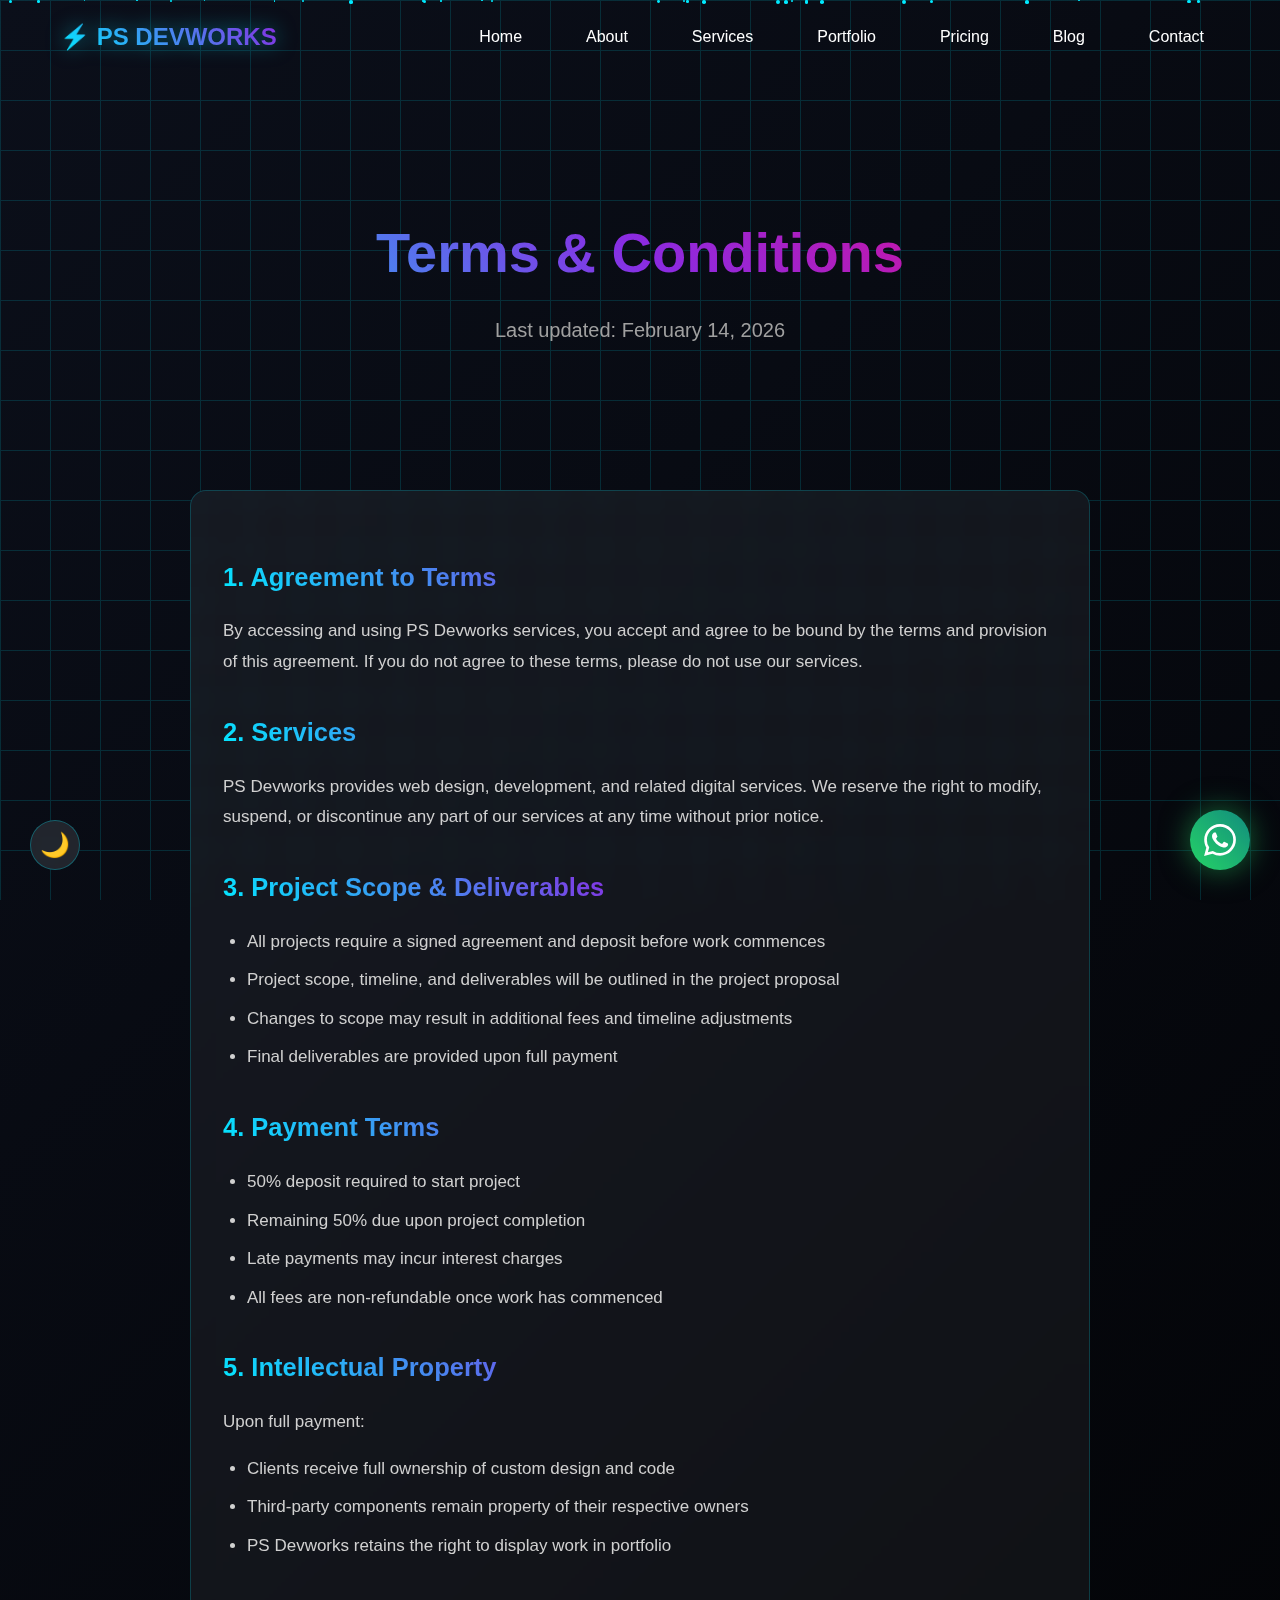
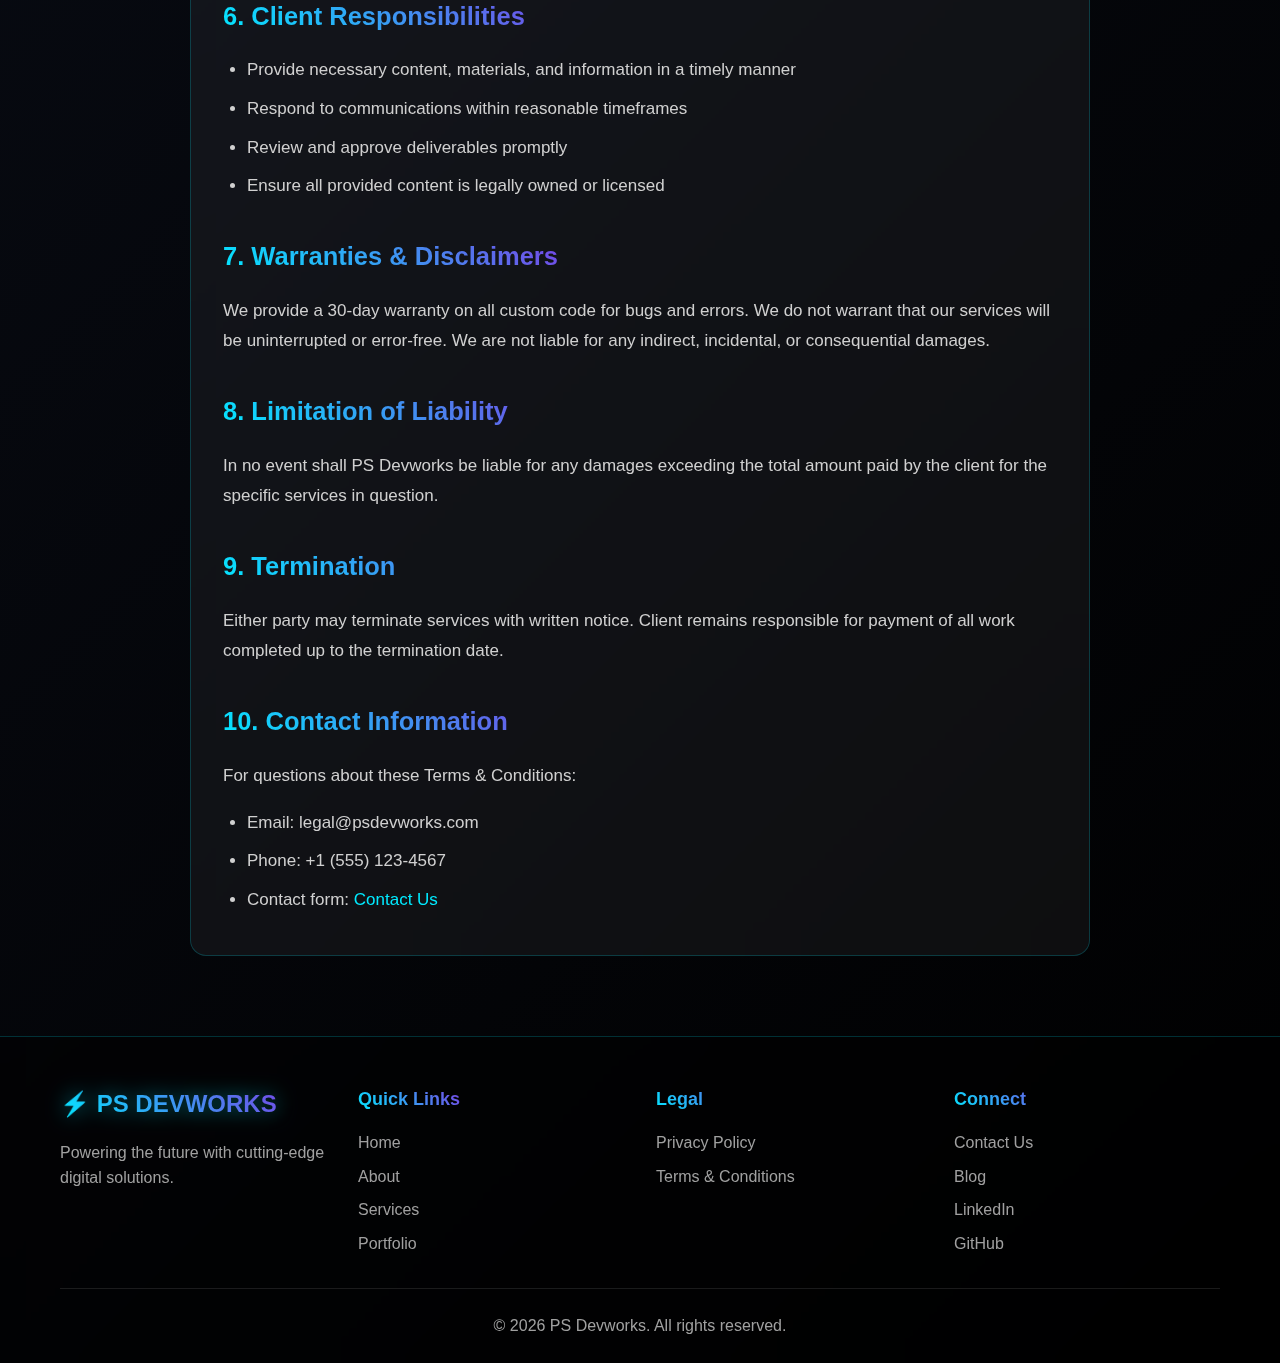
<file: terms.html>
<!DOCTYPE html>
<html lang="en">
<head>
    <meta charset="UTF-8">
    <meta name="viewport" content="width=device-width, initial-scale=1.0">
    <title>Terms & Conditions | PS Devworks</title>
    <meta name="description" content="Read our terms and conditions for using PS Devworks services.">
    <link rel="stylesheet" href="css/styles.css">
    <link rel="manifest" href="manifest.json">
    <link href="https://fonts.googleapis.com/css2?family=Orbitron:wght@400;500;600;700;800;900&family=Exo+2:wght@300;400;500;600;700&display=swap" rel="stylesheet">
</head>
<body>
    <div class="scroll-progress" id="scrollProgress"></div>
    <div class="grid-background"></div>
    <div class="particles" id="particles"></div>
    
    <nav id="navbar"><div class="container"><div class="nav-content"><a href="index.html" class="logo-text">⚡ PS DEVWORKS</a><div class="desktop-menu"><a href="index.html" class="nav-link">Home</a><a href="about.html" class="nav-link">About</a><a href="services.html" class="nav-link">Services</a><a href="portfolio.html" class="nav-link">Portfolio</a><a href="pricing.html" class="nav-link">Pricing</a><a href="blog.html" class="nav-link">Blog</a><a href="contact.html" class="nav-link">Contact</a></div><button class="mobile-menu-button" id="mobileMenuBtn">☰</button></div></div></nav>
    
    <div class="mobile-menu-overlay" id="mobileMenu"><div class="mobile-nav-links"><a href="index.html" class="nav-link">Home</a><a href="about.html" class="nav-link">About</a><a href="services.html" class="nav-link">Services</a><a href="portfolio.html" class="nav-link">Portfolio</a><a href="pricing.html" class="nav-link">Pricing</a><a href="blog.html" class="nav-link">Blog</a><a href="contact.html" class="nav-link">Contact</a></div></div>

    <div class="content">
        <section class="page-header"><div class="container"><h1 class="page-title gradient-text">Terms & Conditions</h1><p class="page-subtitle">Last updated: February 14, 2026</p></div></section>
        
        <section class="section"><div class="container"><div class="glass-card" style="max-width: 900px; margin: 0 auto;">
            <div style="color: #d0d0d0; line-height: 1.8; font-size: 1.0625rem;">
                <h2 class="gradient-text" style="margin: 2rem 0 1rem;">1. Agreement to Terms</h2>
                <p style="margin-bottom: 1.5rem;">By accessing and using PS Devworks services, you accept and agree to be bound by the terms and provision of this agreement. If you do not agree to these terms, please do not use our services.</p>

                <h2 class="gradient-text" style="margin: 2rem 0 1rem;">2. Services</h2>
                <p style="margin-bottom: 1.5rem;">PS Devworks provides web design, development, and related digital services. We reserve the right to modify, suspend, or discontinue any part of our services at any time without prior notice.</p>

                <h2 class="gradient-text" style="margin: 2rem 0 1rem;">3. Project Scope & Deliverables</h2>
                <ul style="margin-bottom: 1.5rem; padding-left: 1.5rem;">
                    <li style="margin-bottom: 0.5rem;">All projects require a signed agreement and deposit before work commences</li>
                    <li style="margin-bottom: 0.5rem;">Project scope, timeline, and deliverables will be outlined in the project proposal</li>
                    <li style="margin-bottom: 0.5rem;">Changes to scope may result in additional fees and timeline adjustments</li>
                    <li style="margin-bottom: 0.5rem;">Final deliverables are provided upon full payment</li>
                </ul>

                <h2 class="gradient-text" style="margin: 2rem 0 1rem;">4. Payment Terms</h2>
                <ul style="margin-bottom: 1.5rem; padding-left: 1.5rem;">
                    <li style="margin-bottom: 0.5rem;">50% deposit required to start project</li>
                    <li style="margin-bottom: 0.5rem;">Remaining 50% due upon project completion</li>
                    <li style="margin-bottom: 0.5rem;">Late payments may incur interest charges</li>
                    <li style="margin-bottom: 0.5rem;">All fees are non-refundable once work has commenced</li>
                </ul>

                <h2 class="gradient-text" style="margin: 2rem 0 1rem;">5. Intellectual Property</h2>
                <p style="margin-bottom: 1rem;">Upon full payment:</p>
                <ul style="margin-bottom: 1.5rem; padding-left: 1.5rem;">
                    <li style="margin-bottom: 0.5rem;">Clients receive full ownership of custom design and code</li>
                    <li style="margin-bottom: 0.5rem;">Third-party components remain property of their respective owners</li>
                    <li style="margin-bottom: 0.5rem;">PS Devworks retains the right to display work in portfolio</li>
                </ul>

                <h2 class="gradient-text" style="margin: 2rem 0 1rem;">6. Client Responsibilities</h2>
                <ul style="margin-bottom: 1.5rem; padding-left: 1.5rem;">
                    <li style="margin-bottom: 0.5rem;">Provide necessary content, materials, and information in a timely manner</li>
                    <li style="margin-bottom: 0.5rem;">Respond to communications within reasonable timeframes</li>
                    <li style="margin-bottom: 0.5rem;">Review and approve deliverables promptly</li>
                    <li style="margin-bottom: 0.5rem;">Ensure all provided content is legally owned or licensed</li>
                </ul>

                <h2 class="gradient-text" style="margin: 2rem 0 1rem;">7. Warranties & Disclaimers</h2>
                <p style="margin-bottom: 1.5rem;">We provide a 30-day warranty on all custom code for bugs and errors. We do not warrant that our services will be uninterrupted or error-free. We are not liable for any indirect, incidental, or consequential damages.</p>

                <h2 class="gradient-text" style="margin: 2rem 0 1rem;">8. Limitation of Liability</h2>
                <p style="margin-bottom: 1.5rem;">In no event shall PS Devworks be liable for any damages exceeding the total amount paid by the client for the specific services in question.</p>

                <h2 class="gradient-text" style="margin: 2rem 0 1rem;">9. Termination</h2>
                <p style="margin-bottom: 1.5rem;">Either party may terminate services with written notice. Client remains responsible for payment of all work completed up to the termination date.</p>

                <h2 class="gradient-text" style="margin: 2rem 0 1rem;">10. Contact Information</h2>
                <p style="margin-bottom: 1rem;">For questions about these Terms & Conditions:</p>
                <ul style="padding-left: 1.5rem;">
                    <li style="margin-bottom: 0.5rem;">Email: legal@psdevworks.com</li>
                    <li style="margin-bottom: 0.5rem;">Phone: +1 (555) 123-4567</li>
                    <li style="margin-bottom: 0.5rem;">Contact form: <a href="contact.html" style="color: var(--electric-blue);">Contact Us</a></li>
                </ul>
            </div>
        </div></div></section>
    </div>

    <footer class="footer"><div class="container"><div class="footer-grid"><div class="footer-col"><div class="logo-text">⚡ PS DEVWORKS</div><p class="footer-text">Powering the future with cutting-edge digital solutions.</p></div><div class="footer-col"><h4 class="footer-heading gradient-text">Quick Links</h4><div class="footer-links"><a href="index.html">Home</a><a href="about.html">About</a><a href="services.html">Services</a><a href="portfolio.html">Portfolio</a></div></div><div class="footer-col"><h4 class="footer-heading gradient-text">Legal</h4><div class="footer-links"><a href="privacy-policy.html">Privacy Policy</a><a href="terms.html">Terms & Conditions</a></div></div><div class="footer-col"><h4 class="footer-heading gradient-text">Connect</h4><div class="footer-links"><a href="contact.html">Contact Us</a><a href="blog.html">Blog</a><a href="#">LinkedIn</a><a href="#">GitHub</a></div></div></div><div class="footer-bottom"><p>&copy; 2026 PS Devworks. All rights reserved.</p></div></div></footer>

    <a href="https://wa.me/15551234567" target="_blank" class="whatsapp-float"><svg width="32" height="32" viewBox="0 0 24 24" fill="white"><path d="M17.472 14.382c-.297-.149-1.758-.867-2.03-.967-.273-.099-.471-.148-.67.15-.197.297-.767.966-.94 1.164-.173.199-.347.223-.644.075-.297-.15-1.255-.463-2.39-1.475-.883-.788-1.48-1.761-1.653-2.059-.173-.297-.018-.458.13-.606.134-.133.298-.347.446-.52.149-.174.198-.298.298-.497.099-.198.05-.371-.025-.52-.075-.149-.669-1.612-.916-2.207-.242-.579-.487-.5-.669-.51-.173-.008-.371-.01-.57-.01-.198 0-.52.074-.792.372-.272.297-1.04 1.016-1.04 2.479 0 1.462 1.065 2.875 1.213 3.074.149.198 2.096 3.2 5.077 4.487.709.306 1.262.489 1.694.625.712.227 1.36.195 1.871.118.571-.085 1.758-.719 2.006-1.413.248-.694.248-1.289.173-1.413-.074-.124-.272-.198-.57-.347m-5.421 7.403h-.004a9.87 9.87 0 01-5.031-1.378l-.361-.214-3.741.982.998-3.648-.235-.374a9.86 9.86 0 01-1.51-5.26c.001-5.45 4.436-9.884 9.888-9.884 2.64 0 5.122 1.03 6.988 2.898a9.825 9.825 0 012.893 6.994c-.003 5.45-4.437 9.884-9.885 9.884m8.413-18.297A11.815 11.815 0 0012.05 0C5.495 0 .16 5.335.157 11.892c0 2.096.547 4.142 1.588 5.945L.057 24l6.305-1.654a11.882 11.882 0 005.683 1.448h.005c6.554 0 11.890-5.335 11.893-11.893a11.821 11.821 0 00-3.48-8.413z"/></svg></a>
    <div class="theme-toggle" id="themeToggle"><span class="theme-icon">🌙</span></div>
    <div id="backToTop" class="back-to-top">↑</div>
    
    <script src="js/main.js"></script>
</body>
</html>
</file>
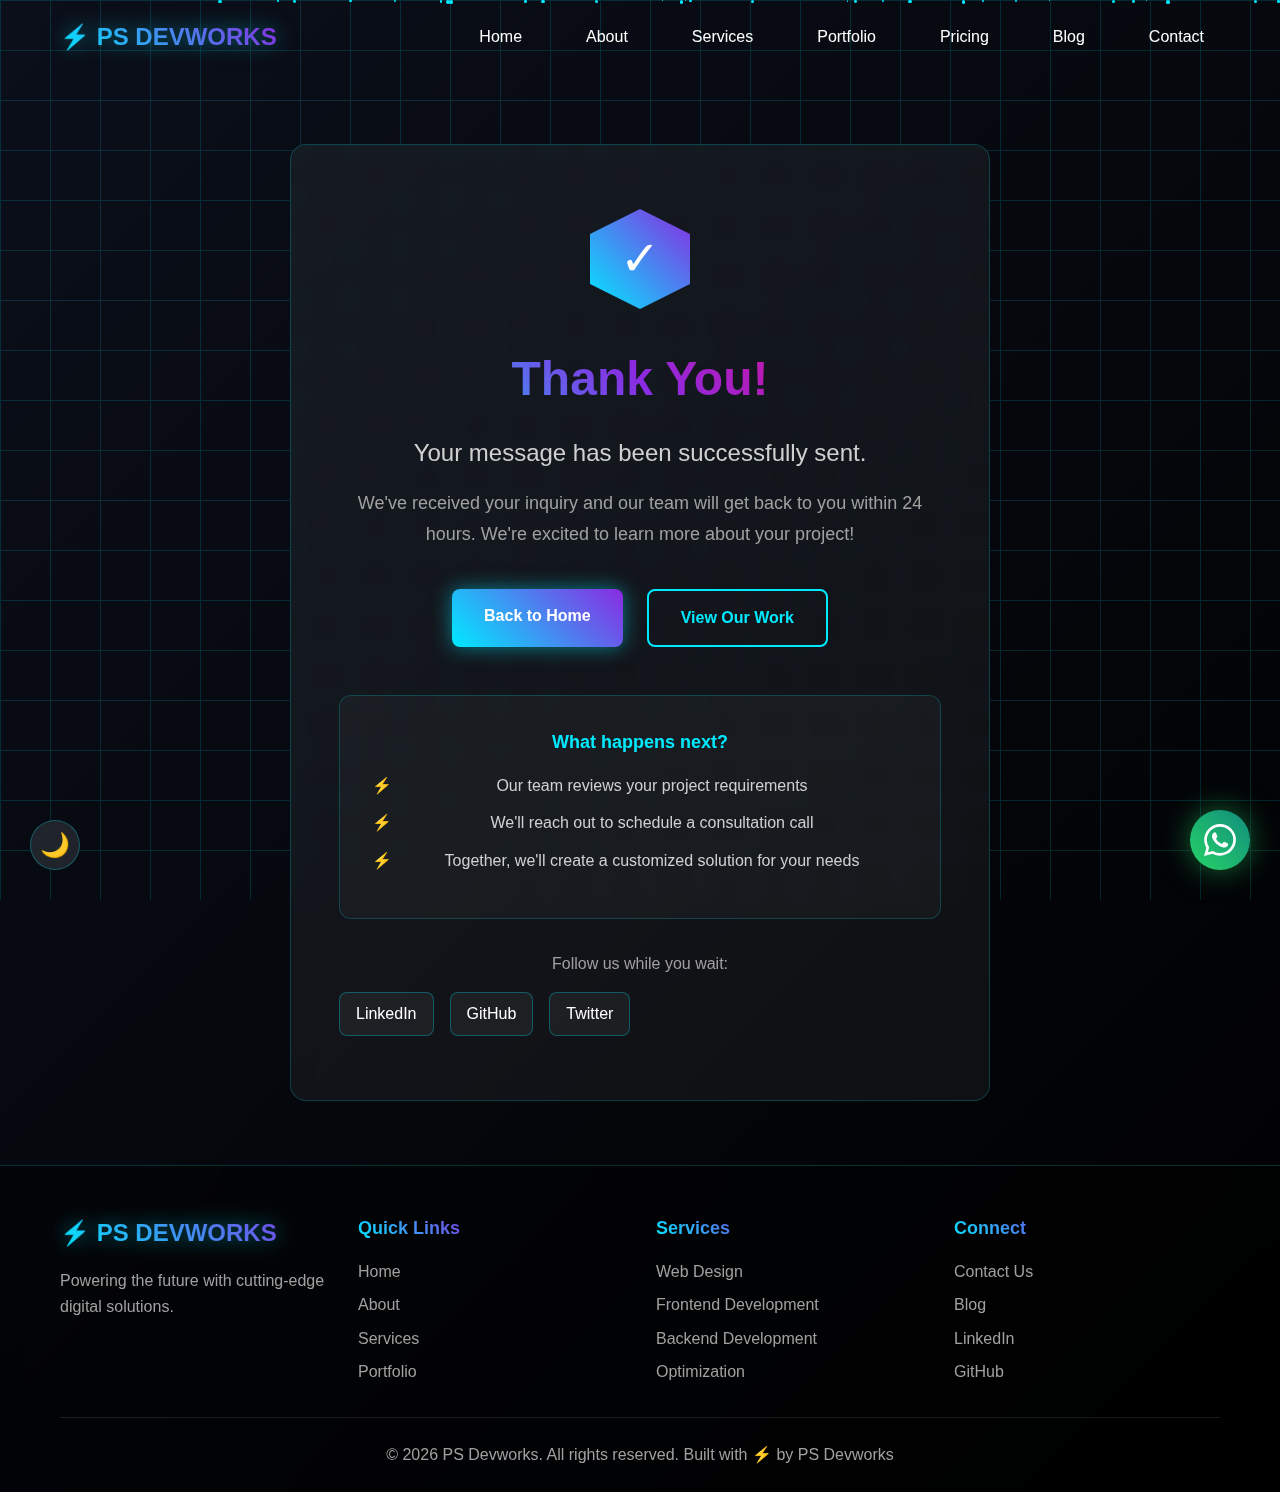
<file: thank-you.html>
<!DOCTYPE html>
<html lang="en">
<head>
    <meta charset="UTF-8">
    <meta name="viewport" content="width=device-width, initial-scale=1.0">
    <title>Thank You - PS Devworks</title>
    <meta name="description" content="Thank you for contacting PS Devworks">
    <link rel="stylesheet" href="css/styles.css">
    <link rel="preconnect" href="https://fonts.googleapis.com">
    <link rel="preconnect" href="https://fonts.gstatic.com" crossorigin>
    <link href="https://fonts.googleapis.com/css2?family=Orbitron:wght@400;500;600;700;800;900&family=Exo+2:wght@300;400;500;600;700&display=swap" rel="stylesheet">
</head>
<body>
    <!-- Grid Background -->
    <div class="grid-background"></div>

    <!-- Particles -->
    <div class="particles" id="particles"></div>

    <!-- Navigation -->
    <nav id="navbar">
        <div class="container">
            <div class="nav-content">
                <a href="index.html" class="logo-text">⚡ PS DEVWORKS</a>
                
                <!-- Desktop Menu -->
                <div class="desktop-menu">
                    <a href="index.html" class="nav-link">Home</a>
                    <a href="about.html" class="nav-link">About</a>
                    <a href="services.html" class="nav-link">Services</a>
                    <a href="portfolio.html" class="nav-link">Portfolio</a>
                    <a href="pricing.html" class="nav-link">Pricing</a>
                    <a href="blog.html" class="nav-link">Blog</a>
                    <a href="contact.html" class="nav-link">Contact</a>
                </div>

                <!-- Mobile Menu Button -->
                <button class="mobile-menu-button" id="mobileMenuBtn">☰</button>
            </div>
        </div>
    </nav>

    <!-- Mobile Menu Overlay -->
    <div class="mobile-menu-overlay" id="mobileMenu">
        <div class="mobile-nav-links">
            <a href="index.html" class="nav-link">Home</a>
            <a href="about.html" class="nav-link">About</a>
            <a href="services.html" class="nav-link">Services</a>
            <a href="portfolio.html" class="nav-link">Portfolio</a>
            <a href="pricing.html" class="nav-link">Pricing</a>
            <a href="blog.html" class="nav-link">Blog</a>
            <a href="contact.html" class="nav-link">Contact</a>
        </div>
    </div>

    <!-- Content -->
    <div class="content">
        <div class="thank-you-page">
            <div class="container">
                <div class="thank-you-content glass-card">
                    <div class="success-icon hexagon">
                        ✓
                    </div>
                    <h1 class="thank-you-title gradient-text">Thank You!</h1>
                    <p class="thank-you-text">Your message has been successfully sent.</p>
                    <p class="thank-you-subtext">
                        We've received your inquiry and our team will get back to you within 24 hours.
                        We're excited to learn more about your project!
                    </p>
                    
                    <div class="thank-you-actions">
                        <a href="index.html" class="btn-primary">Back to Home</a>
                        <a href="portfolio.html" class="btn-secondary">View Our Work</a>
                    </div>

                    <div class="thank-you-info">
                        <p class="info-text">
                            <strong>What happens next?</strong>
                        </p>
                        <ul class="info-list">
                            <li>Our team reviews your project requirements</li>
                            <li>We'll reach out to schedule a consultation call</li>
                            <li>Together, we'll create a customized solution for your needs</li>
                        </ul>
                    </div>

                    <div class="social-cta">
                        <p class="social-text">Follow us while you wait:</p>
                        <div class="social-icons">
                            <a href="#" class="social-icon">LinkedIn</a>
                            <a href="#" class="social-icon">GitHub</a>
                            <a href="#" class="social-icon">Twitter</a>
                        </div>
                    </div>
                </div>
            </div>
        </div>
    </div>

    <!-- Footer -->
    <footer class="footer">
        <div class="container">
            <div class="footer-grid">
                <div class="footer-col">
                    <div class="logo-text">⚡ PS DEVWORKS</div>
                    <p class="footer-text">Powering the future with cutting-edge digital solutions.</p>
                </div>

                <div class="footer-col">
                    <h4 class="footer-heading gradient-text">Quick Links</h4>
                    <div class="footer-links">
                        <a href="index.html">Home</a>
                        <a href="about.html">About</a>
                        <a href="services.html">Services</a>
                        <a href="portfolio.html">Portfolio</a>
                    </div>
                </div>

                <div class="footer-col">
                    <h4 class="footer-heading gradient-text">Services</h4>
                    <div class="footer-links">
                        <a href="services.html">Web Design</a>
                        <a href="services.html">Frontend Development</a>
                        <a href="services.html">Backend Development</a>
                        <a href="services.html">Optimization</a>
                    </div>
                </div>

                <div class="footer-col">
                    <h4 class="footer-heading gradient-text">Connect</h4>
                    <div class="footer-links">
                        <a href="contact.html">Contact Us</a>
                        <a href="blog.html">Blog</a>
                        <a href="#">LinkedIn</a>
                        <a href="#">GitHub</a>
                    </div>
                </div>
            </div>

            <div class="footer-bottom">
                <p>&copy; 2026 PS Devworks. All rights reserved. Built with ⚡ by PS Devworks</p>
            </div>
        </div>
    </footer>

    <!-- WhatsApp Float Button -->
    <a href="https://wa.me/15551234567" target="_blank" class="whatsapp-float">
        <svg width="32" height="32" viewBox="0 0 24 24" fill="white">
            <path d="M17.472 14.382c-.297-.149-1.758-.867-2.03-.967-.273-.099-.471-.148-.67.15-.197.297-.767.966-.94 1.164-.173.199-.347.223-.644.075-.297-.15-1.255-.463-2.39-1.475-.883-.788-1.48-1.761-1.653-2.059-.173-.297-.018-.458.13-.606.134-.133.298-.347.446-.52.149-.174.198-.298.298-.497.099-.198.05-.371-.025-.52-.075-.149-.669-1.612-.916-2.207-.242-.579-.487-.5-.669-.51-.173-.008-.371-.01-.57-.01-.198 0-.52.074-.792.372-.272.297-1.04 1.016-1.04 2.479 0 1.462 1.065 2.875 1.213 3.074.149.198 2.096 3.2 5.077 4.487.709.306 1.262.489 1.694.625.712.227 1.36.195 1.871.118.571-.085 1.758-.719 2.006-1.413.248-.694.248-1.289.173-1.413-.074-.124-.272-.198-.57-.347m-5.421 7.403h-.004a9.87 9.87 0 01-5.031-1.378l-.361-.214-3.741.982.998-3.648-.235-.374a9.86 9.86 0 01-1.51-5.26c.001-5.45 4.436-9.884 9.888-9.884 2.64 0 5.122 1.03 6.988 2.898a9.825 9.825 0 012.893 6.994c-.003 5.45-4.437 9.884-9.885 9.884m8.413-18.297A11.815 11.815 0 0012.05 0C5.495 0 .16 5.335.157 11.892c0 2.096.547 4.142 1.588 5.945L.057 24l6.305-1.654a11.882 11.882 0 005.683 1.448h.005c6.554 0 11.890-5.335 11.893-11.893a11.821 11.821 0 00-3.48-8.413z"/>
        </svg>
    </a>

    <!-- Theme Toggle -->
    <div class="theme-toggle" id="themeToggle">
        <span class="theme-icon">🌙</span>
    </div>

    <script src="js/main.js"></script>
</body>
</html>
</file>
<file: css/styles.css>
/* PS Devworks - Main Stylesheet */

:root {
    --electric-blue: #00eaff;
    --purple: #8a2be2;
    --pink: #ff006e;
    --dark-bg: #0b0f1a;
    --darker-bg: #000000;
    --glow-blue: rgba(0, 234, 255, 0.5);
    --glow-purple: rgba(138, 43, 226, 0.5);
}

* {
    margin: 0;
    padding: 0;
    box-sizing: border-box;
}

body {
    font-family: 'Exo 2', sans-serif;
    background: linear-gradient(135deg, var(--dark-bg) 0%, var(--darker-bg) 100%);
    color: #ffffff;
    overflow-x: hidden;
    position: relative;
    line-height: 1.6;
}

h1, h2, h3, h4, h5, h6 {
    font-family: 'Orbitron', sans-serif;
}

a {
    text-decoration: none;
    color: inherit;
}

/* Grid Background */
.grid-background {
    position: fixed;
    top: 0;
    left: 0;
    width: 100%;
    height: 100%;
    z-index: 0;
    opacity: 0.15;
    background-image: 
        linear-gradient(var(--electric-blue) 1px, transparent 1px),
        linear-gradient(90deg, var(--electric-blue) 1px, transparent 1px);
    background-size: 50px 50px;
    animation: gridMove 20s linear infinite;
}

@keyframes gridMove {
    0% { transform: translate(0, 0); }
    100% { transform: translate(50px, 50px); }
}

/* Particles */
.particles {
    position: fixed;
    top: 0;
    left: 0;
    width: 100%;
    height: 100%;
    z-index: 1;
    pointer-events: none;
}

.particle {
    position: absolute;
    background: var(--electric-blue);
    border-radius: 50%;
    animation: float 10s infinite;
}

@keyframes float {
    0%, 100% { transform: translateY(0) translateX(0); opacity: 0; }
    10% { opacity: 0.5; }
    90% { opacity: 0.5; }
    100% { transform: translateY(-100vh) translateX(50px); opacity: 0; }
}

/* Preloader */
.preloader {
    position: fixed;
    top: 0;
    left: 0;
    width: 100%;
    height: 100vh;
    background: linear-gradient(135deg, var(--dark-bg) 0%, var(--darker-bg) 100%);
    z-index: 99999;
    display: flex;
    align-items: center;
    justify-content: center;
    transition: opacity 0.5s, visibility 0.5s;
}

.preloader.hidden {
    opacity: 0;
    visibility: hidden;
}

.loader-logo {
    position: relative;
    width: 150px;
    height: 150px;
    animation: pulse 2s ease-in-out infinite;
}

.loader-hexagon {
    width: 100%;
    height: 100%;
    border: 3px solid transparent;
    border-image: linear-gradient(45deg, var(--electric-blue), var(--purple), var(--pink)) 1;
    clip-path: polygon(50% 0%, 100% 25%, 100% 75%, 50% 100%, 0% 75%, 0% 25%);
    animation: rotate 3s linear infinite;
}

.loader-lightning {
    position: absolute;
    top: 50%;
    left: 50%;
    transform: translate(-50%, -50%);
    font-size: 60px;
    background: linear-gradient(45deg, var(--electric-blue), #ffd700);
    -webkit-background-clip: text;
    -webkit-text-fill-color: transparent;
    filter: drop-shadow(0 0 20px var(--glow-blue));
    animation: glow 1.5s ease-in-out infinite;
}

@keyframes pulse {
    0%, 100% { transform: scale(1); }
    50% { transform: scale(1.05); }
}

@keyframes rotate {
    0% { transform: rotate(0deg); }
    100% { transform: rotate(360deg); }
}

@keyframes glow {
    0%, 100% { filter: drop-shadow(0 0 20px var(--glow-blue)); }
    50% { filter: drop-shadow(0 0 40px var(--glow-purple)) drop-shadow(0 0 60px var(--electric-blue)); }
}

/* Scroll Progress */
.scroll-progress {
    position: fixed;
    top: 0;
    left: 0;
    width: 0%;
    height: 3px;
    background: linear-gradient(90deg, var(--electric-blue), var(--purple), var(--pink));
    z-index: 9999;
    box-shadow: 0 0 20px var(--glow-blue);
}

/* Container */
.container {
    max-width: 1200px;
    margin: 0 auto;
    padding: 0 20px;
}

/* Navigation */
nav {
    position: fixed;
    top: 0;
    width: 100%;
    z-index: 1000;
    transition: all 0.3s ease;
    padding: 1rem 0;
}

nav.scrolled {
    background: rgba(11, 15, 26, 0.8);
    backdrop-filter: blur(20px);
    box-shadow: 0 0 30px var(--glow-blue);
}

.nav-content {
    display: flex;
    justify-content: space-between;
    align-items: center;
}

.logo-text {
    font-family: 'Orbitron', sans-serif;
    font-weight: 800;
    font-size: 1.5rem;
    background: linear-gradient(45deg, var(--electric-blue), var(--purple));
    -webkit-background-clip: text;
    -webkit-text-fill-color: transparent;
    filter: drop-shadow(0 0 10px var(--glow-blue));
}

.desktop-menu {
    display: flex;
    gap: 2rem;
    align-items: center;
}

.nav-link {
    position: relative;
    color: #ffffff;
    padding: 0.5rem 1rem;
    transition: all 0.3s ease;
    font-weight: 500;
}

.nav-link::after {
    content: '';
    position: absolute;
    bottom: 0;
    left: 50%;
    width: 0;
    height: 2px;
    background: linear-gradient(90deg, var(--electric-blue), var(--purple));
    transform: translateX(-50%);
    transition: width 0.3s ease;
    box-shadow: 0 0 10px var(--glow-blue);
}

.nav-link:hover::after,
.nav-link.active::after {
    width: 80%;
}

.nav-link:hover {
    color: var(--electric-blue);
    text-shadow: 0 0 10px var(--glow-blue);
}

.mobile-menu-button {
    display: none;
    background: none;
    border: none;
    color: white;
    font-size: 2rem;
    cursor: pointer;
}

/* Mobile Menu */
.mobile-menu-overlay {
    position: fixed;
    top: 0;
    left: 0;
    width: 100%;
    height: 100vh;
    background: rgba(11, 15, 26, 0.98);
    backdrop-filter: blur(20px);
    z-index: 9998;
    display: none;
    opacity: 0;
    transition: opacity 0.3s ease;
}

.mobile-menu-overlay.active {
    display: block;
    opacity: 1;
}

.mobile-nav-links {
    display: flex;
    flex-direction: column;
    gap: 2rem;
    padding: 5rem 2rem;
    align-items: center;
}

.mobile-nav-links .nav-link {
    font-size: 1.5rem;
}

/* Buttons */
.btn-primary {
    position: relative;
    padding: 0.875rem 2rem;
    background: linear-gradient(45deg, var(--electric-blue), var(--purple));
    color: white;
    border: none;
    border-radius: 8px;
    font-weight: 600;
    cursor: pointer;
    overflow: hidden;
    transition: all 0.3s ease;
    box-shadow: 0 0 20px var(--glow-blue);
    font-family: 'Orbitron', sans-serif;
    display: inline-block;
}

.btn-primary::before {
    content: '';
    position: absolute;
    top: 50%;
    left: 50%;
    width: 0;
    height: 0;
    background: rgba(255, 255, 255, 0.3);
    border-radius: 50%;
    transform: translate(-50%, -50%);
    transition: width 0.6s, height 0.6s;
}

.btn-primary:hover::before {
    width: 300px;
    height: 300px;
}

.btn-primary:hover {
    box-shadow: 0 0 40px var(--glow-purple), 0 0 60px var(--glow-blue);
    transform: translateY(-2px);
}

.btn-secondary {
    padding: 0.875rem 2rem;
    background: transparent;
    color: var(--electric-blue);
    border: 2px solid var(--electric-blue);
    border-radius: 8px;
    font-weight: 600;
    cursor: pointer;
    transition: all 0.3s ease;
    font-family: 'Orbitron', sans-serif;
    display: inline-block;
}

.btn-secondary:hover {
    background: var(--electric-blue);
    color: var(--dark-bg);
    box-shadow: 0 0 30px var(--glow-blue);
    transform: translateY(-2px);
}

.btn-large {
    font-size: 1.125rem;
    padding: 1.25rem 3rem;
}

.btn-block {
    width: 100%;
    text-align: center;
}

/* Glass Card */
.glass-card {
    background: rgba(255, 255, 255, 0.05);
    backdrop-filter: blur(10px);
    border: 1px solid rgba(0, 234, 255, 0.2);
    border-radius: 16px;
    padding: 2rem;
    transition: all 0.3s ease;
    position: relative;
    overflow: hidden;
}

.glass-card::before {
    content: '';
    position: absolute;
    top: -2px;
    left: -2px;
    right: -2px;
    bottom: -2px;
    background: linear-gradient(45deg, var(--electric-blue), var(--purple), var(--pink));
    border-radius: 16px;
    opacity: 0;
    z-index: -1;
    transition: opacity 0.3s ease;
}

.glass-card:hover::before {
    opacity: 1;
}

.glass-card:hover {
    transform: translateY(-5px);
    box-shadow: 0 20px 60px rgba(0, 234, 255, 0.3);
}

/* Gradient Text */
.gradient-text {
    background: linear-gradient(45deg, var(--electric-blue), var(--purple), var(--pink));
    -webkit-background-clip: text;
    -webkit-text-fill-color: transparent;
    background-clip: text;
}

/* Hexagon */
.hexagon {
    clip-path: polygon(50% 0%, 100% 25%, 100% 75%, 50% 100%, 0% 75%, 0% 25%);
}

/* Content */
.content {
    position: relative;
    z-index: 10;
    min-height: 100vh;
    padding-top: 80px;
}

/* Section */
.section {
    padding: 5rem 0;
    position: relative;
}

.section-title {
    text-align: center;
    font-size: 2.5rem;
    font-weight: 900;
    margin-bottom: 1rem;
}

.section-subtitle {
    text-align: center;
    color: #a0a0a0;
    font-size: 1.125rem;
    margin-bottom: 3rem;
}

/* Hero Section */
.hero-section {
    min-height: 100vh;
    display: flex;
    align-items: center;
    justify-content: center;
    text-align: center;
}

.hero-title {
    font-size: 4rem;
    font-weight: 900;
    line-height: 1.2;
    margin-bottom: 1.5rem;
    animation: fadeInUp 1s ease-out;
}

.hero-subtitle {
    font-size: 1.5rem;
    color: #a0a0a0;
    margin-bottom: 2.5rem;
    animation: fadeInUp 1s ease-out 0.2s;
    animation-fill-mode: both;
}

@keyframes fadeInUp {
    from {
        opacity: 0;
        transform: translateY(30px);
    }
    to {
        opacity: 1;
        transform: translateY(0);
    }
}

.hero-buttons {
    display: flex;
    gap: 1.5rem;
    justify-content: center;
    flex-wrap: wrap;
    animation: fadeInUp 1s ease-out 0.4s;
    animation-fill-mode: both;
}

/* Grids */
.services-grid,
.why-grid,
.values-grid {
    display: grid;
    grid-template-columns: repeat(auto-fit, minmax(280px, 1fr));
    gap: 2rem;
    margin-top: 3rem;
}

.service-icon {
    font-size: 3rem;
    margin-bottom: 1.5rem;
    background: linear-gradient(45deg, var(--electric-blue), var(--purple));
    -webkit-background-clip: text;
    -webkit-text-fill-color: transparent;
    filter: drop-shadow(0 0 20px var(--glow-blue));
}

.card-title {
    font-size: 1.5rem;
    margin-bottom: 1rem;
}

.card-text {
    color: #d0d0d0;
    line-height: 1.7;
}

/* Portfolio */
.portfolio-grid {
    display: grid;
    grid-template-columns: repeat(auto-fit, minmax(320px, 1fr));
    gap: 2rem;
    margin-top: 3rem;
}

.portfolio-card {
    position: relative;
    border-radius: 16px;
    overflow: hidden;
    background: rgba(255, 255, 255, 0.03);
    transition: all 0.3s ease;
}

.portfolio-card:hover {
    transform: translateY(-10px);
}

.portfolio-image {
    width: 100%;
    height: 250px;
    background: linear-gradient(135deg, rgba(0, 234, 255, 0.2), rgba(138, 43, 226, 0.2));
    position: relative;
}

.portfolio-overlay {
    position: absolute;
    top: 0;
    left: 0;
    width: 100%;
    height: 100%;
    background: linear-gradient(45deg, rgba(0, 234, 255, 0.9), rgba(138, 43, 226, 0.9));
    opacity: 0;
    transition: opacity 0.3s ease;
    display: flex;
    align-items: center;
    justify-content: center;
}

.portfolio-card:hover .portfolio-overlay {
    opacity: 1;
}

.portfolio-content {
    padding: 1.5rem;
}

.tech-stack {
    display: flex;
    gap: 0.75rem;
    flex-wrap: wrap;
    margin-top: 1rem;
}

.tech-icon {
    padding: 0.5rem 1rem;
    background: rgba(255, 255, 255, 0.05);
    border: 1px solid rgba(0, 234, 255, 0.3);
    border-radius: 20px;
    font-size: 0.875rem;
    transition: all 0.3s ease;
}

.tech-icon:hover {
    background: rgba(0, 234, 255, 0.1);
    box-shadow: 0 0 15px var(--glow-blue);
}

/* Testimonials */
.testimonial-slider {
    max-width: 800px;
    margin: 0 auto;
    padding: 2rem;
}

.testimonial-card {
    text-align: center;
    padding: 2rem;
}

.testimonial-avatar {
    width: 80px;
    height: 80px;
    border-radius: 50%;
    margin: 0 auto 1rem;
    background: linear-gradient(45deg, var(--electric-blue), var(--purple));
    display: flex;
    align-items: center;
    justify-content: center;
    font-size: 2rem;
    box-shadow: 0 0 30px var(--glow-blue);
}

.testimonial-text {
    font-size: 1.25rem;
    font-style: italic;
    margin-bottom: 1.5rem;
    color: #e0e0e0;
}

.testimonial-name {
    font-size: 1.125rem;
    margin-bottom: 0.25rem;
}

.testimonial-title {
    color: #a0a0a0;
}

/* CTA Banner */
.cta-banner {
    text-align: center;
    padding: 4rem 2rem;
}

.cta-title {
    font-size: 2.5rem;
    margin-bottom: 1.5rem;
}

.cta-text {
    font-size: 1.25rem;
    color: #d0d0d0;
    margin-bottom: 2rem;
}

/* Footer */
.footer {
    background: rgba(0, 0, 0, 0.5);
    backdrop-filter: blur(10px);
    border-top: 1px solid rgba(0, 234, 255, 0.2);
    padding: 3rem 0 1.5rem;
    position: relative;
    z-index: 10;
}

.footer-grid {
    display: grid;
    grid-template-columns: repeat(auto-fit, minmax(200px, 1fr));
    gap: 2rem;
    margin-bottom: 2rem;
}

.footer-text {
    color: #a0a0a0;
    margin-top: 1rem;
}

.footer-heading {
    font-size: 1.125rem;
    margin-bottom: 1rem;
}

.footer-links {
    display: flex;
    flex-direction: column;
    gap: 0.5rem;
}

.footer-links a {
    color: #a0a0a0;
    transition: all 0.3s ease;
}

.footer-links a:hover {
    color: var(--electric-blue);
    text-shadow: 0 0 10px var(--glow-blue);
}

.footer-bottom {
    border-top: 1px solid rgba(255, 255, 255, 0.1);
    padding-top: 1.5rem;
    text-align: center;
    color: #a0a0a0;
}

/* WhatsApp Float */
.whatsapp-float {
    position: fixed;
    bottom: 30px;
    right: 30px;
    width: 60px;
    height: 60px;
    background: linear-gradient(45deg, #25D366, #128C7E);
    border-radius: 50%;
    display: flex;
    align-items: center;
    justify-content: center;
    box-shadow: 0 0 30px rgba(37, 211, 102, 0.5);
    cursor: pointer;
    transition: all 0.3s ease;
    z-index: 999;
    animation: bounce 2s infinite;
}

.whatsapp-float:hover {
    transform: scale(1.1);
    box-shadow: 0 0 50px rgba(37, 211, 102, 0.8);
}

@keyframes bounce {
    0%, 100% { transform: translateY(0); }
    50% { transform: translateY(-10px); }
}

/* Theme Toggle */
.theme-toggle {
    position: fixed;
    bottom: 30px;
    left: 30px;
    width: 50px;
    height: 50px;
    background: rgba(255, 255, 255, 0.1);
    backdrop-filter: blur(10px);
    border: 1px solid rgba(0, 234, 255, 0.3);
    border-radius: 50%;
    display: flex;
    align-items: center;
    justify-content: center;
    cursor: pointer;
    transition: all 0.3s ease;
    z-index: 999;
}

.theme-toggle:hover {
    box-shadow: 0 0 30px var(--glow-blue);
    transform: rotate(180deg);
}

.theme-icon {
    font-size: 1.5rem;
}

/* Page Header */
.page-header {
    padding: 8rem 0 4rem;
    text-align: center;
}

.page-title {
    font-size: 3.5rem;
    font-weight: 900;
    margin-bottom: 1rem;
}

.page-subtitle {
    font-size: 1.25rem;
    color: #a0a0a0;
    max-width: 800px;
    margin: 0 auto;
}

/* Utility Classes */
.text-center {
    text-align: center;
}

/* Team */
.team-grid {
    display: grid;
    grid-template-columns: repeat(auto-fit, minmax(250px, 1fr));
    gap: 2rem;
    margin-top: 3rem;
}

.team-card {
    text-align: center;
}

.team-avatar {
    width: 150px;
    height: 150px;
    margin: 0 auto 1rem;
    background: linear-gradient(45deg, var(--electric-blue), var(--purple));
    display: flex;
    align-items: center;
    justify-content: center;
    font-size: 3rem;
    box-shadow: 0 0 30px var(--glow-blue);
}

.team-name {
    font-size: 1.25rem;
    margin-bottom: 0.5rem;
}

.team-role {
    color: #a0a0a0;
    margin-bottom: 0.75rem;
}

.team-bio {
    color: #d0d0d0;
}

/* Stats */
.stats-grid {
    display: grid;
    grid-template-columns: repeat(auto-fit, minmax(200px, 1fr));
    gap: 2rem;
    margin-top: 3rem;
}

.stat-card {
    text-align: center;
    padding: 2rem;
}

.stat-number {
    font-size: 3.5rem;
    font-weight: 900;
    font-family: 'Orbitron', sans-serif;
    line-height: 1;
}

.stat-label {
    color: #a0a0a0;
    margin-top: 0.5rem;
}

/* Mission & Vision */
.mission-vision-grid {
    display: grid;
    grid-template-columns: repeat(auto-fit, minmax(400px, 1fr));
    gap: 2rem;
    margin-top: 3rem;
}

.story-card {
    margin-top: 3rem;
}

.story-text {
    font-size: 1.125rem;
    color: #d0d0d0;
    line-height: 1.8;
    margin-bottom: 1rem;
}

/* Contact Page */
.contact-wrapper {
    display: grid;
    grid-template-columns: 1.5fr 1fr;
    gap: 3rem;
    margin-top: 3rem;
}

.contact-form-container {
    padding: 3rem;
}

.form-heading {
    font-size: 2rem;
    margin-bottom: 2rem;
}

.form-group {
    margin-bottom: 1.5rem;
}

.form-label {
    display: block;
    color: #d0d0d0;
    margin-bottom: 0.5rem;
    font-weight: 500;
}

.form-input,
.form-input:focus {
    width: 100%;
    padding: 1rem;
    background: rgba(255, 255, 255, 0.05);
    border: 1px solid rgba(0, 234, 255, 0.3);
    border-radius: 8px;
    color: white;
    font-family: 'Exo 2', sans-serif;
    transition: all 0.3s ease;
    font-size: 1rem;
}

.form-input:focus {
    outline: none;
    border-color: var(--electric-blue);
    box-shadow: 0 0 20px var(--glow-blue);
    background: rgba(255, 255, 255, 0.08);
}

.form-input::placeholder {
    color: rgba(255, 255, 255, 0.4);
}

textarea.form-input {
    resize: vertical;
    min-height: 120px;
}

select.form-input {
    cursor: pointer;
}

.form-note {
    margin-top: 1rem;
    color: #a0a0a0;
    font-size: 0.875rem;
    text-align: center;
}

.contact-info-container {
    display: flex;
    flex-direction: column;
    gap: 1.5rem;
}

.contact-info-card {
    padding: 1.5rem;
}

.contact-icon {
    font-size: 2.5rem;
    margin-bottom: 1rem;
}

.contact-info-title {
    font-size: 1.25rem;
    margin-bottom: 0.75rem;
}

.contact-info-text {
    color: #d0d0d0;
    margin-bottom: 0.25rem;
}

.map-container {
    padding: 0;
    height: 250px;
    display: flex;
    align-items: center;
    justify-content: center;
}

.map-placeholder {
    text-align: center;
}

.map-icon {
    font-size: 4rem;
    margin-bottom: 1rem;
}

.map-text {
    color: #a0a0a0;
}

.social-links {
    padding: 1.5rem;
}

.social-heading {
    font-size: 1.25rem;
    margin-bottom: 1rem;
}

.social-icons {
    display: flex;
    gap: 1rem;
    flex-wrap: wrap;
}

.social-icon {
    padding: 0.5rem 1rem;
    background: rgba(255, 255, 255, 0.05);
    border: 1px solid rgba(0, 234, 255, 0.3);
    border-radius: 8px;
    transition: all 0.3s ease;
}

.social-icon:hover {
    background: var(--electric-blue);
    color: var(--dark-bg);
    box-shadow: 0 0 20px var(--glow-blue);
}

/* FAQ */
.faq-grid {
    display: grid;
    grid-template-columns: repeat(auto-fit, minmax(300px, 1fr));
    gap: 2rem;
    margin-top: 3rem;
}

.faq-item {
    padding: 2rem;
}

.faq-question {
    font-size: 1.125rem;
    margin-bottom: 1rem;
}

.faq-answer {
    color: #d0d0d0;
    line-height: 1.7;
}

/* Thank You Page */
.thank-you-page {
    min-height: 80vh;
    display: flex;
    align-items: center;
    justify-content: center;
    padding: 4rem 0;
}

.thank-you-content {
    max-width: 700px;
    text-align: center;
    padding: 4rem 3rem;
}

.success-icon {
    width: 100px;
    height: 100px;
    margin: 0 auto 2rem;
    background: linear-gradient(45deg, var(--electric-blue), var(--purple));
    display: flex;
    align-items: center;
    justify-content: center;
    font-size: 3rem;
    color: white;
    box-shadow: 0 0 40px var(--glow-blue);
}

.thank-you-title {
    font-size: 3rem;
    margin-bottom: 1rem;
}

.thank-you-text {
    font-size: 1.5rem;
    color: #d0d0d0;
    margin-bottom: 1rem;
}

.thank-you-subtext {
    font-size: 1.125rem;
    color: #a0a0a0;
    margin-bottom: 2.5rem;
    line-height: 1.7;
}

.thank-you-actions {
    display: flex;
    gap: 1.5rem;
    justify-content: center;
    flex-wrap: wrap;
    margin-bottom: 3rem;
}

.thank-you-info {
    background: rgba(255, 255, 255, 0.03);
    padding: 2rem;
    border-radius: 12px;
    border: 1px solid rgba(0, 234, 255, 0.2);
    margin-bottom: 2rem;
}

.info-text {
    font-size: 1.125rem;
    color: var(--electric-blue);
    margin-bottom: 1rem;
}

.info-list {
    list-style: none;
    padding: 0;
}

.info-list li {
    color: #d0d0d0;
    margin-bottom: 0.75rem;
    padding-left: 1.5rem;
    position: relative;
}

.info-list li::before {
    content: '⚡';
    position: absolute;
    left: 0;
    color: var(--electric-blue);
}

.social-cta {
    margin-top: 2rem;
}

.social-text {
    color: #a0a0a0;
    margin-bottom: 1rem;
}

/* Light Mode */
body.light-mode {
    background: linear-gradient(135deg, #f0f4f8 0%, #ffffff 100%);
    color: #1a202c;
}

body.light-mode .glass-card {
    background: rgba(255, 255, 255, 0.8);
    border: 1px solid rgba(0, 234, 255, 0.3);
}

body.light-mode .nav-link {
    color: #1a202c;
}

body.light-mode nav.scrolled {
    background: rgba(255, 255, 255, 0.9);
}

body.light-mode .form-input {
    background: rgba(0, 0, 0, 0.05);
    color: #1a202c;
}

body.light-mode .hero-subtitle,
body.light-mode .section-subtitle,
body.light-mode .page-subtitle {
    color: #4a5568;
}

body.light-mode .card-text,
body.light-mode .footer-text,
body.light-mode .contact-info-text,
body.light-mode .testimonial-text,
body.light-mode .story-text {
    color: #2d3748;
}

/* Responsive Design */
@media (max-width: 768px) {
    .hero-title {
        font-size: 2.5rem;
    }

    .hero-subtitle {
        font-size: 1.125rem;
    }

    .page-title {
        font-size: 2.5rem;
    }

    .section-title {
        font-size: 2rem;
    }

    .desktop-menu {
        display: none;
    }

    .mobile-menu-button {
        display: block;
    }

    .contact-wrapper {
        grid-template-columns: 1fr;
    }

    .mission-vision-grid {
        grid-template-columns: 1fr;
    }

    .services-grid,
    .portfolio-grid,
    .team-grid,
    .stats-grid,
    .why-grid,
    .values-grid,
    .faq-grid {
        grid-template-columns: 1fr;
    }

    .contact-form-container {
        padding: 2rem;
    }

    .thank-you-content {
        padding: 2rem;
    }

    .thank-you-title {
        font-size: 2rem;
    }

    .hero-buttons,
    .thank-you-actions {
        flex-direction: column;
        align-items: center;
    }

    .btn-primary,
    .btn-secondary {
        width: 100%;
        max-width: 300px;
    }
}

@media (max-width: 480px) {
    .hero-title {
        font-size: 2rem;
    }

    .stat-number {
        font-size: 2.5rem;
    }

    .footer-grid {
        grid-template-columns: 1fr;
    }
}

/* ========================================
   PREMIUM ENHANCED FEATURES
   ======================================== */

/* Back to Top Button */
.back-to-top {
    position: fixed;
    bottom: 100px;
    right: 30px;
    width: 50px;
    height: 50px;
    background: linear-gradient(45deg, var(--electric-blue), var(--purple));
    border-radius: 50%;
    display: flex;
    align-items: center;
    justify-content: center;
    color: white;
    font-size: 1.5rem;
    cursor: pointer;
    opacity: 0;
    visibility: hidden;
    transition: all 0.3s ease;
    z-index: 998;
    box-shadow: 0 0 20px var(--glow-blue);
}

.back-to-top.visible {
    opacity: 1;
    visibility: visible;
}

.back-to-top:hover {
    transform: translateY(-5px);
    box-shadow: 0 0 30px var(--glow-purple);
}

/* Cookie Consent Banner */
.cookie-banner {
    position: fixed;
    bottom: 0;
    left: 0;
    width: 100%;
    background: rgba(11, 15, 26, 0.95);
    backdrop-filter: blur(20px);
    border-top: 1px solid rgba(0, 234, 255, 0.3);
    padding: 1.5rem;
    z-index: 10000;
    transform: translateY(100%);
    transition: transform 0.3s ease;
}

.cookie-banner.show {
    transform: translateY(0);
}

.cookie-content {
    max-width: 1200px;
    margin: 0 auto;
    display: flex;
    align-items: center;
    justify-content: space-between;
    gap: 2rem;
    flex-wrap: wrap;
}

.cookie-text {
    flex: 1;
    color: #d0d0d0;
}

.cookie-text a {
    color: var(--electric-blue);
    text-decoration: underline;
}

.cookie-buttons {
    display: flex;
    gap: 1rem;
}

.cookie-btn {
    padding: 0.75rem 1.5rem;
    border: none;
    border-radius: 8px;
    cursor: pointer;
    font-weight: 600;
    transition: all 0.3s ease;
    font-family: 'Orbitron', sans-serif;
}

.cookie-accept {
    background: linear-gradient(45deg, var(--electric-blue), var(--purple));
    color: white;
}

.cookie-decline {
    background: transparent;
    color: var(--electric-blue);
    border: 2px solid var(--electric-blue);
}

/* Newsletter Section */
.newsletter-section {
    background: linear-gradient(135deg, rgba(0, 234, 255, 0.1), rgba(138, 43, 226, 0.1));
    padding: 3rem 2rem;
    border-radius: 16px;
    margin: 3rem 0;
}

.newsletter-form {
    display: flex;
    gap: 1rem;
    max-width: 600px;
    margin: 2rem auto 0;
}

.newsletter-input {
    flex: 1;
    padding: 1rem;
    background: rgba(255, 255, 255, 0.05);
    border: 1px solid rgba(0, 234, 255, 0.3);
    border-radius: 8px;
    color: white;
    font-family: 'Exo 2', sans-serif;
}

.newsletter-input:focus {
    outline: none;
    border-color: var(--electric-blue);
    box-shadow: 0 0 20px var(--glow-blue);
}

/* Loading Skeleton */
.skeleton {
    background: linear-gradient(90deg, rgba(255,255,255,0.05) 25%, rgba(255,255,255,0.1) 50%, rgba(255,255,255,0.05) 75%);
    background-size: 200% 100%;
    animation: loading 1.5s infinite;
}

@keyframes loading {
    0% { background-position: 200% 0; }
    100% { background-position: -200% 0; }
}

/* Scroll Reveal Animations */
.reveal {
    opacity: 0;
    transform: translateY(50px);
    transition: all 0.6s ease-out;
}

.reveal.active {
    opacity: 1;
    transform: translateY(0);
}

/* Improved Testimonial Slider */
.testimonial-slider {
    position: relative;
    overflow: hidden;
}

.testimonial-track {
    display: flex;
    transition: transform 0.5s ease;
}

.testimonial-nav {
    display: flex;
    gap: 1rem;
    justify-content: center;
    margin-top: 2rem;
}

.testimonial-dot {
    width: 12px;
    height: 12px;
    border-radius: 50%;
    background: rgba(255, 255, 255, 0.3);
    cursor: pointer;
    transition: all 0.3s ease;
}

.testimonial-dot.active {
    background: var(--electric-blue);
    width: 30px;
    border-radius: 6px;
}

/* Social Share Buttons */
.social-share {
    display: flex;
    gap: 1rem;
    align-items: center;
}

.share-btn {
    width: 40px;
    height: 40px;
    border-radius: 50%;
    display: flex;
    align-items: center;
    justify-content: center;
    background: rgba(255, 255, 255, 0.05);
    border: 1px solid rgba(0, 234, 255, 0.3);
    cursor: pointer;
    transition: all 0.3s ease;
}

.share-btn:hover {
    background: var(--electric-blue);
    transform: translateY(-3px);
    box-shadow: 0 5px 20px var(--glow-blue);
}

/* Live Chat Widget (Placeholder) */
.live-chat-widget {
    position: fixed;
    bottom: 170px;
    right: 30px;
    width: 60px;
    height: 60px;
    background: linear-gradient(45deg, #00eaff, #8a2be2);
    border-radius: 50%;
    display: flex;
    align-items: center;
    justify-content: center;
    cursor: pointer;
    z-index: 997;
    box-shadow: 0 0 30px var(--glow-blue);
    animation: pulse-chat 2s infinite;
}

@keyframes pulse-chat {
    0%, 100% { transform: scale(1); }
    50% { transform: scale(1.05); }
}

.live-chat-widget:hover {
    animation: none;
    transform: scale(1.1);
}

/* Parallax Effect */
.parallax {
    position: relative;
    background-attachment: fixed;
    background-position: center;
    background-repeat: no-repeat;
    background-size: cover;
}

/* Better Focus Styles (Accessibility) */
*:focus-visible {
    outline: 2px solid var(--electric-blue);
    outline-offset: 2px;
}

/* Print Styles */
@media print {
    .nav, .footer, .whatsapp-float, .theme-toggle, .back-to-top, .cookie-banner, .live-chat-widget {
        display: none !important;
    }
    
    body {
        background: white;
        color: black;
    }
    
    .glass-card {
        border: 1px solid #ccc;
        background: white;
    }
}

/* Improved Mobile Responsiveness */
@media (max-width: 640px) {
    .cookie-content {
        flex-direction: column;
        text-align: center;
    }
    
    .cookie-buttons {
        width: 100%;
        flex-direction: column;
    }
    
    .cookie-btn {
        width: 100%;
    }
    
    .newsletter-form {
        flex-direction: column;
    }
    
    .back-to-top {
        bottom: 80px;
        right: 20px;
        width: 45px;
        height: 45px;
    }
}

/* Enhanced Animations */
@keyframes slideInLeft {
    from {
        opacity: 0;
        transform: translateX(-50px);
    }
    to {
        opacity: 1;
        transform: translateX(0);
    }
}

@keyframes slideInRight {
    from {
        opacity: 0;
        transform: translateX(50px);
    }
    to {
        opacity: 1;
        transform: translateX(0);
    }
}

.slide-in-left {
    animation: slideInLeft 0.6s ease-out;
}

.slide-in-right {
    animation: slideInRight 0.6s ease-out;
}

/* Loading State */
.loading-overlay {
    position: fixed;
    top: 0;
    left: 0;
    width: 100%;
    height: 100%;
    background: rgba(11, 15, 26, 0.9);
    display: flex;
    align-items: center;
    justify-content: center;
    z-index: 99999;
}

.spinner {
    width: 50px;
    height: 50px;
    border: 3px solid rgba(0, 234, 255, 0.3);
    border-top-color: var(--electric-blue);
    border-radius: 50%;
    animation: spin 1s linear infinite;
}

@keyframes spin {
    to { transform: rotate(360deg); }
}

/* Better Hover Effects */
.hover-lift {
    transition: all 0.3s ease;
}

.hover-lift:hover {
    transform: translateY(-5px);
    box-shadow: 0 10px 30px rgba(0, 234, 255, 0.3);
}

/* Improved Accessibility - Screen Reader Only */
.sr-only {
    position: absolute;
    width: 1px;
    height: 1px;
    padding: 0;
    margin: -1px;
    overflow: hidden;
    clip: rect(0, 0, 0, 0);
    white-space: nowrap;
    border-width: 0;
}

/* Success/Error Messages */
.message {
    padding: 1rem 1.5rem;
    border-radius: 8px;
    margin: 1rem 0;
    display: flex;
    align-items: center;
    gap: 1rem;
}

.message-success {
    background: rgba(0, 255, 136, 0.1);
    border: 1px solid rgba(0, 255, 136, 0.3);
    color: #00ff88;
}

.message-error {
    background: rgba(255, 0, 110, 0.1);
    border: 1px solid rgba(255, 0, 110, 0.3);
    color: #ff006e;
}

.message-info {
    background: rgba(0, 234, 255, 0.1);
    border: 1px solid rgba(0, 234, 255, 0.3);
    color: var(--electric-blue);
}
</file>
